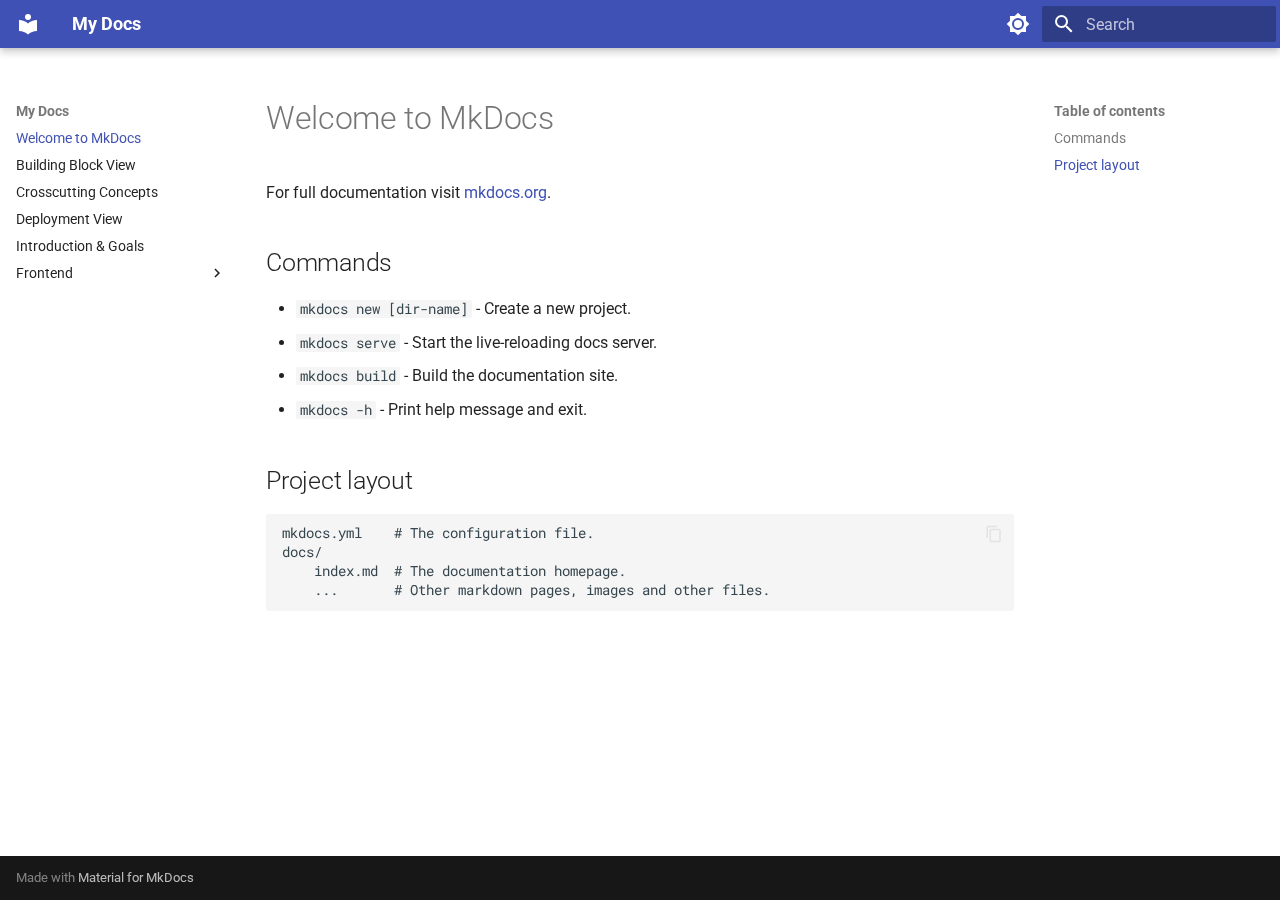
<file: index.html>
<!doctype html>
<html lang="en" class="no-js">
  <head>
    
      <meta charset="utf-8">
      <meta name="viewport" content="width=device-width,initial-scale=1">
      
      
      
      
      
        <link rel="next" href="building-block-view/">
      
      
      <link rel="icon" href="assets/images/favicon.png">
      <meta name="generator" content="mkdocs-1.5.3, mkdocs-material-9.4.6">
    
    
      
        <title>My Docs</title>
      
    
    
      <link rel="stylesheet" href="assets/stylesheets/main.35e1ed30.min.css">
      
        
        <link rel="stylesheet" href="assets/stylesheets/palette.356b1318.min.css">
      
      


    
    
      
    
    
      
        
        
        <link rel="preconnect" href="https://fonts.gstatic.com" crossorigin>
        <link rel="stylesheet" href="https://fonts.googleapis.com/css?family=Roboto:300,300i,400,400i,700,700i%7CRoboto+Mono:400,400i,700,700i&display=fallback">
        <style>:root{--md-text-font:"Roboto";--md-code-font:"Roboto Mono"}</style>
      
    
    
      <link rel="stylesheet" href="stylesheets/extra.css">
    
    <script>__md_scope=new URL(".",location),__md_hash=e=>[...e].reduce((e,_)=>(e<<5)-e+_.charCodeAt(0),0),__md_get=(e,_=localStorage,t=__md_scope)=>JSON.parse(_.getItem(t.pathname+"."+e)),__md_set=(e,_,t=localStorage,a=__md_scope)=>{try{t.setItem(a.pathname+"."+e,JSON.stringify(_))}catch(e){}}</script>
    
      

    
    
    
  </head>
  
  
    
    
      
    
    
    
    
    <body dir="ltr" data-md-color-scheme="default" data-md-color-primary="indigo" data-md-color-accent="indigo">
  
    
    
      <script>var palette=__md_get("__palette");if(palette&&"object"==typeof palette.color)for(var key of Object.keys(palette.color))document.body.setAttribute("data-md-color-"+key,palette.color[key])</script>
    
    <input class="md-toggle" data-md-toggle="drawer" type="checkbox" id="__drawer" autocomplete="off">
    <input class="md-toggle" data-md-toggle="search" type="checkbox" id="__search" autocomplete="off">
    <label class="md-overlay" for="__drawer"></label>
    <div data-md-component="skip">
      
        
        <a href="#welcome-to-mkdocs" class="md-skip">
          Skip to content
        </a>
      
    </div>
    <div data-md-component="announce">
      
    </div>
    
    
      

  

<header class="md-header md-header--shadow" data-md-component="header">
  <nav class="md-header__inner md-grid" aria-label="Header">
    <a href="." title="My Docs" class="md-header__button md-logo" aria-label="My Docs" data-md-component="logo">
      
  
  <svg xmlns="http://www.w3.org/2000/svg" viewBox="0 0 24 24"><path d="M12 8a3 3 0 0 0 3-3 3 3 0 0 0-3-3 3 3 0 0 0-3 3 3 3 0 0 0 3 3m0 3.54C9.64 9.35 6.5 8 3 8v11c3.5 0 6.64 1.35 9 3.54 2.36-2.19 5.5-3.54 9-3.54V8c-3.5 0-6.64 1.35-9 3.54Z"/></svg>

    </a>
    <label class="md-header__button md-icon" for="__drawer">
      
      <svg xmlns="http://www.w3.org/2000/svg" viewBox="0 0 24 24"><path d="M3 6h18v2H3V6m0 5h18v2H3v-2m0 5h18v2H3v-2Z"/></svg>
    </label>
    <div class="md-header__title" data-md-component="header-title">
      <div class="md-header__ellipsis">
        <div class="md-header__topic">
          <span class="md-ellipsis">
            My Docs
          </span>
        </div>
        <div class="md-header__topic" data-md-component="header-topic">
          <span class="md-ellipsis">
            
              Welcome to MkDocs
            
          </span>
        </div>
      </div>
    </div>
    
      
        <form class="md-header__option" data-md-component="palette">
  
    
    
    
    <input class="md-option" data-md-color-media="(prefers-color-scheme: light)" data-md-color-scheme="default" data-md-color-primary="indigo" data-md-color-accent="indigo"  aria-label="Switch to dark mode"  type="radio" name="__palette" id="__palette_1">
    
      <label class="md-header__button md-icon" title="Switch to dark mode" for="__palette_2" hidden>
        <svg xmlns="http://www.w3.org/2000/svg" viewBox="0 0 24 24"><path d="M12 8a4 4 0 0 0-4 4 4 4 0 0 0 4 4 4 4 0 0 0 4-4 4 4 0 0 0-4-4m0 10a6 6 0 0 1-6-6 6 6 0 0 1 6-6 6 6 0 0 1 6 6 6 6 0 0 1-6 6m8-9.31V4h-4.69L12 .69 8.69 4H4v4.69L.69 12 4 15.31V20h4.69L12 23.31 15.31 20H20v-4.69L23.31 12 20 8.69Z"/></svg>
      </label>
    
  
    
    
    
    <input class="md-option" data-md-color-media="(prefers-color-scheme: dark)" data-md-color-scheme="slate" data-md-color-primary="indigo" data-md-color-accent="indigo"  aria-label="Switch to light mode"  type="radio" name="__palette" id="__palette_2">
    
      <label class="md-header__button md-icon" title="Switch to light mode" for="__palette_1" hidden>
        <svg xmlns="http://www.w3.org/2000/svg" viewBox="0 0 24 24"><path d="M12 18c-.89 0-1.74-.2-2.5-.55C11.56 16.5 13 14.42 13 12c0-2.42-1.44-4.5-3.5-5.45C10.26 6.2 11.11 6 12 6a6 6 0 0 1 6 6 6 6 0 0 1-6 6m8-9.31V4h-4.69L12 .69 8.69 4H4v4.69L.69 12 4 15.31V20h4.69L12 23.31 15.31 20H20v-4.69L23.31 12 20 8.69Z"/></svg>
      </label>
    
  
</form>
      
    
    
    
      <label class="md-header__button md-icon" for="__search">
        
        <svg xmlns="http://www.w3.org/2000/svg" viewBox="0 0 24 24"><path d="M9.5 3A6.5 6.5 0 0 1 16 9.5c0 1.61-.59 3.09-1.56 4.23l.27.27h.79l5 5-1.5 1.5-5-5v-.79l-.27-.27A6.516 6.516 0 0 1 9.5 16 6.5 6.5 0 0 1 3 9.5 6.5 6.5 0 0 1 9.5 3m0 2C7 5 5 7 5 9.5S7 14 9.5 14 14 12 14 9.5 12 5 9.5 5Z"/></svg>
      </label>
      <div class="md-search" data-md-component="search" role="dialog">
  <label class="md-search__overlay" for="__search"></label>
  <div class="md-search__inner" role="search">
    <form class="md-search__form" name="search">
      <input type="text" class="md-search__input" name="query" aria-label="Search" placeholder="Search" autocapitalize="off" autocorrect="off" autocomplete="off" spellcheck="false" data-md-component="search-query" required>
      <label class="md-search__icon md-icon" for="__search">
        
        <svg xmlns="http://www.w3.org/2000/svg" viewBox="0 0 24 24"><path d="M9.5 3A6.5 6.5 0 0 1 16 9.5c0 1.61-.59 3.09-1.56 4.23l.27.27h.79l5 5-1.5 1.5-5-5v-.79l-.27-.27A6.516 6.516 0 0 1 9.5 16 6.5 6.5 0 0 1 3 9.5 6.5 6.5 0 0 1 9.5 3m0 2C7 5 5 7 5 9.5S7 14 9.5 14 14 12 14 9.5 12 5 9.5 5Z"/></svg>
        
        <svg xmlns="http://www.w3.org/2000/svg" viewBox="0 0 24 24"><path d="M20 11v2H8l5.5 5.5-1.42 1.42L4.16 12l7.92-7.92L13.5 5.5 8 11h12Z"/></svg>
      </label>
      <nav class="md-search__options" aria-label="Search">
        
        <button type="reset" class="md-search__icon md-icon" title="Clear" aria-label="Clear" tabindex="-1">
          
          <svg xmlns="http://www.w3.org/2000/svg" viewBox="0 0 24 24"><path d="M19 6.41 17.59 5 12 10.59 6.41 5 5 6.41 10.59 12 5 17.59 6.41 19 12 13.41 17.59 19 19 17.59 13.41 12 19 6.41Z"/></svg>
        </button>
      </nav>
      
        <div class="md-search__suggest" data-md-component="search-suggest"></div>
      
    </form>
    <div class="md-search__output">
      <div class="md-search__scrollwrap" data-md-scrollfix>
        <div class="md-search-result" data-md-component="search-result">
          <div class="md-search-result__meta">
            Initializing search
          </div>
          <ol class="md-search-result__list" role="presentation"></ol>
        </div>
      </div>
    </div>
  </div>
</div>
    
    
  </nav>
  
</header>
    
    <div class="md-container" data-md-component="container">
      
      
        
          
        
      
      <main class="md-main" data-md-component="main">
        <div class="md-main__inner md-grid">
          
            
              
              <div class="md-sidebar md-sidebar--primary" data-md-component="sidebar" data-md-type="navigation" >
                <div class="md-sidebar__scrollwrap">
                  <div class="md-sidebar__inner">
                    



<nav class="md-nav md-nav--primary" aria-label="Navigation" data-md-level="0">
  <label class="md-nav__title" for="__drawer">
    <a href="." title="My Docs" class="md-nav__button md-logo" aria-label="My Docs" data-md-component="logo">
      
  
  <svg xmlns="http://www.w3.org/2000/svg" viewBox="0 0 24 24"><path d="M12 8a3 3 0 0 0 3-3 3 3 0 0 0-3-3 3 3 0 0 0-3 3 3 3 0 0 0 3 3m0 3.54C9.64 9.35 6.5 8 3 8v11c3.5 0 6.64 1.35 9 3.54 2.36-2.19 5.5-3.54 9-3.54V8c-3.5 0-6.64 1.35-9 3.54Z"/></svg>

    </a>
    My Docs
  </label>
  
  <ul class="md-nav__list" data-md-scrollfix>
    
      
      
  
  
    
  
  
    <li class="md-nav__item md-nav__item--active">
      
      <input class="md-nav__toggle md-toggle" type="checkbox" id="__toc">
      
      
        
      
      
        <label class="md-nav__link md-nav__link--active" for="__toc">
          
  
  <span class="md-ellipsis">
    Welcome to MkDocs
  </span>
  

          <span class="md-nav__icon md-icon"></span>
        </label>
      
      <a href="." class="md-nav__link md-nav__link--active">
        
  
  <span class="md-ellipsis">
    Welcome to MkDocs
  </span>
  

      </a>
      
        

<nav class="md-nav md-nav--secondary" aria-label="Table of contents">
  
  
  
    
  
  
    <label class="md-nav__title" for="__toc">
      <span class="md-nav__icon md-icon"></span>
      Table of contents
    </label>
    <ul class="md-nav__list" data-md-component="toc" data-md-scrollfix>
      
        <li class="md-nav__item">
  <a href="#commands" class="md-nav__link">
    Commands
  </a>
  
</li>
      
        <li class="md-nav__item">
  <a href="#project-layout" class="md-nav__link">
    Project layout
  </a>
  
</li>
      
    </ul>
  
</nav>
      
    </li>
  

    
      
      
  
  
  
    <li class="md-nav__item">
      <a href="building-block-view/" class="md-nav__link">
        
  
  <span class="md-ellipsis">
    Building Block View
  </span>
  

      </a>
    </li>
  

    
      
      
  
  
  
    <li class="md-nav__item">
      <a href="crosscutting-concepts/" class="md-nav__link">
        
  
  <span class="md-ellipsis">
    Crosscutting Concepts
  </span>
  

      </a>
    </li>
  

    
      
      
  
  
  
    <li class="md-nav__item">
      <a href="deployment-view/" class="md-nav__link">
        
  
  <span class="md-ellipsis">
    Deployment View
  </span>
  

      </a>
    </li>
  

    
      
      
  
  
  
    <li class="md-nav__item">
      <a href="introduction-goals/" class="md-nav__link">
        
  
  <span class="md-ellipsis">
    Introduction & Goals
  </span>
  

      </a>
    </li>
  

    
      
      
  
  
  
    
    
    
    
    
    <li class="md-nav__item md-nav__item--nested">
      
        
        
        
        <input class="md-nav__toggle md-toggle " type="checkbox" id="__nav_6" >
        
          
          <label class="md-nav__link" for="__nav_6" id="__nav_6_label" tabindex="0">
            
  
  <span class="md-ellipsis">
    Frontend
  </span>
  

            <span class="md-nav__icon md-icon"></span>
          </label>
        
        <nav class="md-nav" data-md-level="1" aria-labelledby="__nav_6_label" aria-expanded="false">
          <label class="md-nav__title" for="__nav_6">
            <span class="md-nav__icon md-icon"></span>
            Frontend
          </label>
          <ul class="md-nav__list" data-md-scrollfix>
            
              
                
  
  
  
    <li class="md-nav__item">
      <a href="Frontend/azure-env/" class="md-nav__link">
        
  
  <span class="md-ellipsis">
    Azure Setup
  </span>
  

      </a>
    </li>
  

              
            
          </ul>
        </nav>
      
    </li>
  

    
  </ul>
</nav>
                  </div>
                </div>
              </div>
            
            
              
              <div class="md-sidebar md-sidebar--secondary" data-md-component="sidebar" data-md-type="toc" >
                <div class="md-sidebar__scrollwrap">
                  <div class="md-sidebar__inner">
                    

<nav class="md-nav md-nav--secondary" aria-label="Table of contents">
  
  
  
    
  
  
    <label class="md-nav__title" for="__toc">
      <span class="md-nav__icon md-icon"></span>
      Table of contents
    </label>
    <ul class="md-nav__list" data-md-component="toc" data-md-scrollfix>
      
        <li class="md-nav__item">
  <a href="#commands" class="md-nav__link">
    Commands
  </a>
  
</li>
      
        <li class="md-nav__item">
  <a href="#project-layout" class="md-nav__link">
    Project layout
  </a>
  
</li>
      
    </ul>
  
</nav>
                  </div>
                </div>
              </div>
            
          
          
            <div class="md-content" data-md-component="content">
              <article class="md-content__inner md-typeset">
                
                  


<h1 id="welcome-to-mkdocs">Welcome to MkDocs</h1>
<p>For full documentation visit <a href="https://www.mkdocs.org">mkdocs.org</a>.</p>
<h2 id="commands">Commands</h2>
<ul>
<li><code>mkdocs new [dir-name]</code> - Create a new project.</li>
<li><code>mkdocs serve</code> - Start the live-reloading docs server.</li>
<li><code>mkdocs build</code> - Build the documentation site.</li>
<li><code>mkdocs -h</code> - Print help message and exit.</li>
</ul>
<h2 id="project-layout">Project layout</h2>
<div class="language-text highlight"><pre><span></span><code>mkdocs.yml    # The configuration file.
docs/
    index.md  # The documentation homepage.
    ...       # Other markdown pages, images and other files.
</code></pre></div>





                
              </article>
            </div>
          
          
        </div>
        
      </main>
      
        <footer class="md-footer">
  
  <div class="md-footer-meta md-typeset">
    <div class="md-footer-meta__inner md-grid">
      <div class="md-copyright">
  
  
    Made with
    <a href="https://squidfunk.github.io/mkdocs-material/" target="_blank" rel="noopener">
      Material for MkDocs
    </a>
  
</div>
      
    </div>
  </div>
</footer>
      
    </div>
    <div class="md-dialog" data-md-component="dialog">
      <div class="md-dialog__inner md-typeset"></div>
    </div>
    
    
    <script id="__config" type="application/json">{"base": ".", "features": ["content.code.copy", "content.code.annotate", "search.suggest"], "search": "assets/javascripts/workers/search.f886a092.min.js", "translations": {"clipboard.copied": "Copied to clipboard", "clipboard.copy": "Copy to clipboard", "search.result.more.one": "1 more on this page", "search.result.more.other": "# more on this page", "search.result.none": "No matching documents", "search.result.one": "1 matching document", "search.result.other": "# matching documents", "search.result.placeholder": "Type to start searching", "search.result.term.missing": "Missing", "select.version": "Select version"}}</script>
    
    
      <script src="assets/javascripts/bundle.aecac24b.min.js"></script>
      
    
  </body>
</html>
</file>
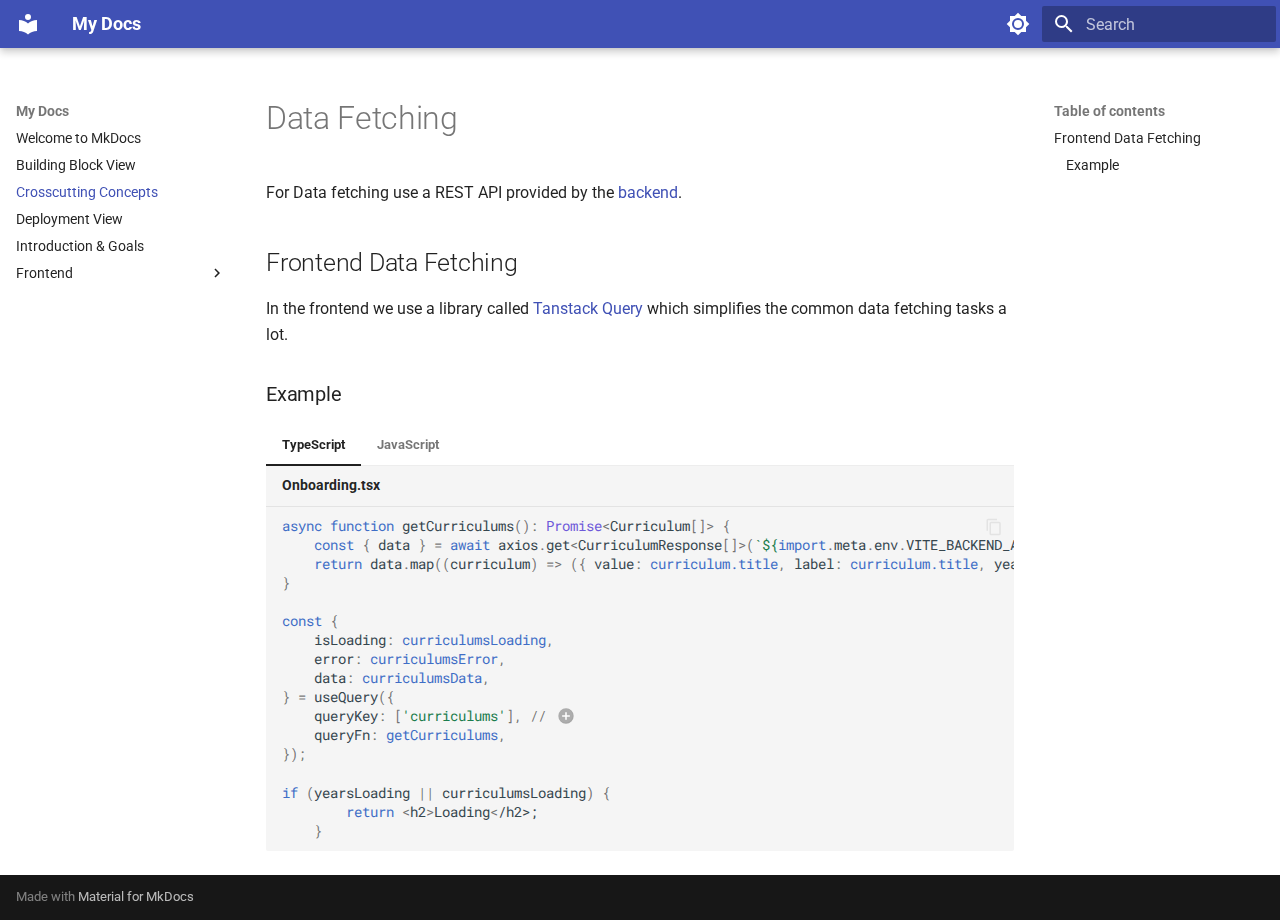
<file: crosscutting-concepts/index.html>
<!doctype html>
<html lang="en" class="no-js">
  <head>
    
      <meta charset="utf-8">
      <meta name="viewport" content="width=device-width,initial-scale=1">
      
      
      
      
        <link rel="prev" href="../building-block-view/">
      
      
        <link rel="next" href="../deployment-view/">
      
      
      <link rel="icon" href="../assets/images/favicon.png">
      <meta name="generator" content="mkdocs-1.5.3, mkdocs-material-9.4.6">
    
    
      
        <title>Crosscutting Concepts - My Docs</title>
      
    
    
      <link rel="stylesheet" href="../assets/stylesheets/main.35e1ed30.min.css">
      
        
        <link rel="stylesheet" href="../assets/stylesheets/palette.356b1318.min.css">
      
      


    
    
      
    
    
      
        
        
        <link rel="preconnect" href="https://fonts.gstatic.com" crossorigin>
        <link rel="stylesheet" href="https://fonts.googleapis.com/css?family=Roboto:300,300i,400,400i,700,700i%7CRoboto+Mono:400,400i,700,700i&display=fallback">
        <style>:root{--md-text-font:"Roboto";--md-code-font:"Roboto Mono"}</style>
      
    
    
      <link rel="stylesheet" href="../stylesheets/extra.css">
    
    <script>__md_scope=new URL("..",location),__md_hash=e=>[...e].reduce((e,_)=>(e<<5)-e+_.charCodeAt(0),0),__md_get=(e,_=localStorage,t=__md_scope)=>JSON.parse(_.getItem(t.pathname+"."+e)),__md_set=(e,_,t=localStorage,a=__md_scope)=>{try{t.setItem(a.pathname+"."+e,JSON.stringify(_))}catch(e){}}</script>
    
      

    
    
    
  </head>
  
  
    
    
      
    
    
    
    
    <body dir="ltr" data-md-color-scheme="default" data-md-color-primary="indigo" data-md-color-accent="indigo">
  
    
    
      <script>var palette=__md_get("__palette");if(palette&&"object"==typeof palette.color)for(var key of Object.keys(palette.color))document.body.setAttribute("data-md-color-"+key,palette.color[key])</script>
    
    <input class="md-toggle" data-md-toggle="drawer" type="checkbox" id="__drawer" autocomplete="off">
    <input class="md-toggle" data-md-toggle="search" type="checkbox" id="__search" autocomplete="off">
    <label class="md-overlay" for="__drawer"></label>
    <div data-md-component="skip">
      
        
        <a href="#data-fetching" class="md-skip">
          Skip to content
        </a>
      
    </div>
    <div data-md-component="announce">
      
    </div>
    
    
      

  

<header class="md-header md-header--shadow" data-md-component="header">
  <nav class="md-header__inner md-grid" aria-label="Header">
    <a href=".." title="My Docs" class="md-header__button md-logo" aria-label="My Docs" data-md-component="logo">
      
  
  <svg xmlns="http://www.w3.org/2000/svg" viewBox="0 0 24 24"><path d="M12 8a3 3 0 0 0 3-3 3 3 0 0 0-3-3 3 3 0 0 0-3 3 3 3 0 0 0 3 3m0 3.54C9.64 9.35 6.5 8 3 8v11c3.5 0 6.64 1.35 9 3.54 2.36-2.19 5.5-3.54 9-3.54V8c-3.5 0-6.64 1.35-9 3.54Z"/></svg>

    </a>
    <label class="md-header__button md-icon" for="__drawer">
      
      <svg xmlns="http://www.w3.org/2000/svg" viewBox="0 0 24 24"><path d="M3 6h18v2H3V6m0 5h18v2H3v-2m0 5h18v2H3v-2Z"/></svg>
    </label>
    <div class="md-header__title" data-md-component="header-title">
      <div class="md-header__ellipsis">
        <div class="md-header__topic">
          <span class="md-ellipsis">
            My Docs
          </span>
        </div>
        <div class="md-header__topic" data-md-component="header-topic">
          <span class="md-ellipsis">
            
              Crosscutting Concepts
            
          </span>
        </div>
      </div>
    </div>
    
      
        <form class="md-header__option" data-md-component="palette">
  
    
    
    
    <input class="md-option" data-md-color-media="(prefers-color-scheme: light)" data-md-color-scheme="default" data-md-color-primary="indigo" data-md-color-accent="indigo"  aria-label="Switch to dark mode"  type="radio" name="__palette" id="__palette_1">
    
      <label class="md-header__button md-icon" title="Switch to dark mode" for="__palette_2" hidden>
        <svg xmlns="http://www.w3.org/2000/svg" viewBox="0 0 24 24"><path d="M12 8a4 4 0 0 0-4 4 4 4 0 0 0 4 4 4 4 0 0 0 4-4 4 4 0 0 0-4-4m0 10a6 6 0 0 1-6-6 6 6 0 0 1 6-6 6 6 0 0 1 6 6 6 6 0 0 1-6 6m8-9.31V4h-4.69L12 .69 8.69 4H4v4.69L.69 12 4 15.31V20h4.69L12 23.31 15.31 20H20v-4.69L23.31 12 20 8.69Z"/></svg>
      </label>
    
  
    
    
    
    <input class="md-option" data-md-color-media="(prefers-color-scheme: dark)" data-md-color-scheme="slate" data-md-color-primary="indigo" data-md-color-accent="indigo"  aria-label="Switch to light mode"  type="radio" name="__palette" id="__palette_2">
    
      <label class="md-header__button md-icon" title="Switch to light mode" for="__palette_1" hidden>
        <svg xmlns="http://www.w3.org/2000/svg" viewBox="0 0 24 24"><path d="M12 18c-.89 0-1.74-.2-2.5-.55C11.56 16.5 13 14.42 13 12c0-2.42-1.44-4.5-3.5-5.45C10.26 6.2 11.11 6 12 6a6 6 0 0 1 6 6 6 6 0 0 1-6 6m8-9.31V4h-4.69L12 .69 8.69 4H4v4.69L.69 12 4 15.31V20h4.69L12 23.31 15.31 20H20v-4.69L23.31 12 20 8.69Z"/></svg>
      </label>
    
  
</form>
      
    
    
    
      <label class="md-header__button md-icon" for="__search">
        
        <svg xmlns="http://www.w3.org/2000/svg" viewBox="0 0 24 24"><path d="M9.5 3A6.5 6.5 0 0 1 16 9.5c0 1.61-.59 3.09-1.56 4.23l.27.27h.79l5 5-1.5 1.5-5-5v-.79l-.27-.27A6.516 6.516 0 0 1 9.5 16 6.5 6.5 0 0 1 3 9.5 6.5 6.5 0 0 1 9.5 3m0 2C7 5 5 7 5 9.5S7 14 9.5 14 14 12 14 9.5 12 5 9.5 5Z"/></svg>
      </label>
      <div class="md-search" data-md-component="search" role="dialog">
  <label class="md-search__overlay" for="__search"></label>
  <div class="md-search__inner" role="search">
    <form class="md-search__form" name="search">
      <input type="text" class="md-search__input" name="query" aria-label="Search" placeholder="Search" autocapitalize="off" autocorrect="off" autocomplete="off" spellcheck="false" data-md-component="search-query" required>
      <label class="md-search__icon md-icon" for="__search">
        
        <svg xmlns="http://www.w3.org/2000/svg" viewBox="0 0 24 24"><path d="M9.5 3A6.5 6.5 0 0 1 16 9.5c0 1.61-.59 3.09-1.56 4.23l.27.27h.79l5 5-1.5 1.5-5-5v-.79l-.27-.27A6.516 6.516 0 0 1 9.5 16 6.5 6.5 0 0 1 3 9.5 6.5 6.5 0 0 1 9.5 3m0 2C7 5 5 7 5 9.5S7 14 9.5 14 14 12 14 9.5 12 5 9.5 5Z"/></svg>
        
        <svg xmlns="http://www.w3.org/2000/svg" viewBox="0 0 24 24"><path d="M20 11v2H8l5.5 5.5-1.42 1.42L4.16 12l7.92-7.92L13.5 5.5 8 11h12Z"/></svg>
      </label>
      <nav class="md-search__options" aria-label="Search">
        
        <button type="reset" class="md-search__icon md-icon" title="Clear" aria-label="Clear" tabindex="-1">
          
          <svg xmlns="http://www.w3.org/2000/svg" viewBox="0 0 24 24"><path d="M19 6.41 17.59 5 12 10.59 6.41 5 5 6.41 10.59 12 5 17.59 6.41 19 12 13.41 17.59 19 19 17.59 13.41 12 19 6.41Z"/></svg>
        </button>
      </nav>
      
        <div class="md-search__suggest" data-md-component="search-suggest"></div>
      
    </form>
    <div class="md-search__output">
      <div class="md-search__scrollwrap" data-md-scrollfix>
        <div class="md-search-result" data-md-component="search-result">
          <div class="md-search-result__meta">
            Initializing search
          </div>
          <ol class="md-search-result__list" role="presentation"></ol>
        </div>
      </div>
    </div>
  </div>
</div>
    
    
  </nav>
  
</header>
    
    <div class="md-container" data-md-component="container">
      
      
        
          
        
      
      <main class="md-main" data-md-component="main">
        <div class="md-main__inner md-grid">
          
            
              
              <div class="md-sidebar md-sidebar--primary" data-md-component="sidebar" data-md-type="navigation" >
                <div class="md-sidebar__scrollwrap">
                  <div class="md-sidebar__inner">
                    



<nav class="md-nav md-nav--primary" aria-label="Navigation" data-md-level="0">
  <label class="md-nav__title" for="__drawer">
    <a href=".." title="My Docs" class="md-nav__button md-logo" aria-label="My Docs" data-md-component="logo">
      
  
  <svg xmlns="http://www.w3.org/2000/svg" viewBox="0 0 24 24"><path d="M12 8a3 3 0 0 0 3-3 3 3 0 0 0-3-3 3 3 0 0 0-3 3 3 3 0 0 0 3 3m0 3.54C9.64 9.35 6.5 8 3 8v11c3.5 0 6.64 1.35 9 3.54 2.36-2.19 5.5-3.54 9-3.54V8c-3.5 0-6.64 1.35-9 3.54Z"/></svg>

    </a>
    My Docs
  </label>
  
  <ul class="md-nav__list" data-md-scrollfix>
    
      
      
  
  
  
    <li class="md-nav__item">
      <a href=".." class="md-nav__link">
        
  
  <span class="md-ellipsis">
    Welcome to MkDocs
  </span>
  

      </a>
    </li>
  

    
      
      
  
  
  
    <li class="md-nav__item">
      <a href="../building-block-view/" class="md-nav__link">
        
  
  <span class="md-ellipsis">
    Building Block View
  </span>
  

      </a>
    </li>
  

    
      
      
  
  
    
  
  
    <li class="md-nav__item md-nav__item--active">
      
      <input class="md-nav__toggle md-toggle" type="checkbox" id="__toc">
      
      
        
      
      
        <label class="md-nav__link md-nav__link--active" for="__toc">
          
  
  <span class="md-ellipsis">
    Crosscutting Concepts
  </span>
  

          <span class="md-nav__icon md-icon"></span>
        </label>
      
      <a href="./" class="md-nav__link md-nav__link--active">
        
  
  <span class="md-ellipsis">
    Crosscutting Concepts
  </span>
  

      </a>
      
        

<nav class="md-nav md-nav--secondary" aria-label="Table of contents">
  
  
  
    
  
  
    <label class="md-nav__title" for="__toc">
      <span class="md-nav__icon md-icon"></span>
      Table of contents
    </label>
    <ul class="md-nav__list" data-md-component="toc" data-md-scrollfix>
      
        <li class="md-nav__item">
  <a href="#frontend-data-fetching" class="md-nav__link">
    Frontend Data Fetching
  </a>
  
    <nav class="md-nav" aria-label="Frontend Data Fetching">
      <ul class="md-nav__list">
        
          <li class="md-nav__item">
  <a href="#example" class="md-nav__link">
    Example
  </a>
  
</li>
        
      </ul>
    </nav>
  
</li>
      
    </ul>
  
</nav>
      
    </li>
  

    
      
      
  
  
  
    <li class="md-nav__item">
      <a href="../deployment-view/" class="md-nav__link">
        
  
  <span class="md-ellipsis">
    Deployment View
  </span>
  

      </a>
    </li>
  

    
      
      
  
  
  
    <li class="md-nav__item">
      <a href="../introduction-goals/" class="md-nav__link">
        
  
  <span class="md-ellipsis">
    Introduction & Goals
  </span>
  

      </a>
    </li>
  

    
      
      
  
  
  
    
    
    
    
    
    <li class="md-nav__item md-nav__item--nested">
      
        
        
        
        <input class="md-nav__toggle md-toggle " type="checkbox" id="__nav_6" >
        
          
          <label class="md-nav__link" for="__nav_6" id="__nav_6_label" tabindex="0">
            
  
  <span class="md-ellipsis">
    Frontend
  </span>
  

            <span class="md-nav__icon md-icon"></span>
          </label>
        
        <nav class="md-nav" data-md-level="1" aria-labelledby="__nav_6_label" aria-expanded="false">
          <label class="md-nav__title" for="__nav_6">
            <span class="md-nav__icon md-icon"></span>
            Frontend
          </label>
          <ul class="md-nav__list" data-md-scrollfix>
            
              
                
  
  
  
    <li class="md-nav__item">
      <a href="../Frontend/azure-env/" class="md-nav__link">
        
  
  <span class="md-ellipsis">
    Azure Setup
  </span>
  

      </a>
    </li>
  

              
            
          </ul>
        </nav>
      
    </li>
  

    
  </ul>
</nav>
                  </div>
                </div>
              </div>
            
            
              
              <div class="md-sidebar md-sidebar--secondary" data-md-component="sidebar" data-md-type="toc" >
                <div class="md-sidebar__scrollwrap">
                  <div class="md-sidebar__inner">
                    

<nav class="md-nav md-nav--secondary" aria-label="Table of contents">
  
  
  
    
  
  
    <label class="md-nav__title" for="__toc">
      <span class="md-nav__icon md-icon"></span>
      Table of contents
    </label>
    <ul class="md-nav__list" data-md-component="toc" data-md-scrollfix>
      
        <li class="md-nav__item">
  <a href="#frontend-data-fetching" class="md-nav__link">
    Frontend Data Fetching
  </a>
  
    <nav class="md-nav" aria-label="Frontend Data Fetching">
      <ul class="md-nav__list">
        
          <li class="md-nav__item">
  <a href="#example" class="md-nav__link">
    Example
  </a>
  
</li>
        
      </ul>
    </nav>
  
</li>
      
    </ul>
  
</nav>
                  </div>
                </div>
              </div>
            
          
          
            <div class="md-content" data-md-component="content">
              <article class="md-content__inner md-typeset">
                
                  


<h1 id="data-fetching">Data Fetching</h1>
<p>For Data fetching use a REST API provided by the <a href="../building-block-view/#backend">backend</a>.</p>
<h2 id="frontend-data-fetching">Frontend Data Fetching</h2>
<p>In the frontend we use a library called <a href="https://tanstack.com/query/latest">Tanstack Query</a> which simplifies the common data fetching tasks a lot.</p>
<h3 id="example">Example</h3>
<div class="tabbed-set tabbed-alternate" data-tabs="1:2"><input checked="checked" id="__tabbed_1_1" name="__tabbed_1" type="radio" /><input id="__tabbed_1_2" name="__tabbed_1" type="radio" /><div class="tabbed-labels"><label for="__tabbed_1_1">TypeScript</label><label for="__tabbed_1_2">JavaScript</label></div>
<div class="tabbed-content">
<div class="tabbed-block">
<div class="language-ts highlight"><span class="filename">Onboarding.tsx</span><pre><span></span><code><span id="__span-0-1"><a id="__codelineno-0-1" name="__codelineno-0-1" href="#__codelineno-0-1"></a><span class="k">async</span><span class="w"> </span><span class="kd">function</span><span class="w"> </span><span class="nx">getCurriculums</span><span class="p">()</span><span class="o">:</span><span class="w"> </span><span class="nb">Promise</span><span class="o">&lt;</span><span class="nx">Curriculum</span><span class="p">[]</span><span class="o">&gt;</span><span class="w"> </span><span class="p">{</span>
</span><span id="__span-0-2"><a id="__codelineno-0-2" name="__codelineno-0-2" href="#__codelineno-0-2"></a><span class="w">    </span><span class="kd">const</span><span class="w"> </span><span class="p">{</span><span class="w"> </span><span class="nx">data</span><span class="w"> </span><span class="p">}</span><span class="w"> </span><span class="o">=</span><span class="w"> </span><span class="k">await</span><span class="w"> </span><span class="nx">axios</span><span class="p">.</span><span class="nx">get</span><span class="o">&lt;</span><span class="nx">CurriculumResponse</span><span class="p">[]</span><span class="o">&gt;</span><span class="p">(</span><span class="sb">`</span><span class="si">${</span><span class="k">import</span><span class="p">.</span><span class="nx">meta</span><span class="p">.</span><span class="nx">env</span><span class="p">.</span><span class="nx">VITE_BACKEND_API_URL</span><span class="si">}</span><span class="sb">/curriculums`</span><span class="p">);</span><span class="w"> </span>
</span><span id="__span-0-3"><a id="__codelineno-0-3" name="__codelineno-0-3" href="#__codelineno-0-3"></a><span class="w">    </span><span class="k">return</span><span class="w"> </span><span class="nx">data</span><span class="p">.</span><span class="nx">map</span><span class="p">((</span><span class="nx">curriculum</span><span class="p">)</span><span class="w"> </span><span class="p">=&gt;</span><span class="w"> </span><span class="p">({</span><span class="w"> </span><span class="nx">value</span><span class="o">:</span><span class="w"> </span><span class="kt">curriculum.title</span><span class="p">,</span><span class="w"> </span><span class="nx">label</span><span class="o">:</span><span class="w"> </span><span class="kt">curriculum.title</span><span class="p">,</span><span class="w"> </span><span class="nx">year</span><span class="o">:</span><span class="w"> </span><span class="kt">curriculum.year</span><span class="w"> </span><span class="p">}));</span>
</span><span id="__span-0-4"><a id="__codelineno-0-4" name="__codelineno-0-4" href="#__codelineno-0-4"></a><span class="p">}</span>
</span><span id="__span-0-5"><a id="__codelineno-0-5" name="__codelineno-0-5" href="#__codelineno-0-5"></a>
</span><span id="__span-0-6"><a id="__codelineno-0-6" name="__codelineno-0-6" href="#__codelineno-0-6"></a><span class="kd">const</span><span class="w"> </span><span class="p">{</span>
</span><span id="__span-0-7"><a id="__codelineno-0-7" name="__codelineno-0-7" href="#__codelineno-0-7"></a><span class="w">    </span><span class="nx">isLoading</span><span class="o">:</span><span class="w"> </span><span class="kt">curriculumsLoading</span><span class="p">,</span>
</span><span id="__span-0-8"><a id="__codelineno-0-8" name="__codelineno-0-8" href="#__codelineno-0-8"></a><span class="w">    </span><span class="nx">error</span><span class="o">:</span><span class="w"> </span><span class="kt">curriculumsError</span><span class="p">,</span>
</span><span id="__span-0-9"><a id="__codelineno-0-9" name="__codelineno-0-9" href="#__codelineno-0-9"></a><span class="w">    </span><span class="nx">data</span><span class="o">:</span><span class="w"> </span><span class="kt">curriculumsData</span><span class="p">,</span>
</span><span id="__span-0-10"><a id="__codelineno-0-10" name="__codelineno-0-10" href="#__codelineno-0-10"></a><span class="p">}</span><span class="w"> </span><span class="o">=</span><span class="w"> </span><span class="nx">useQuery</span><span class="p">({</span>
</span><span id="__span-0-11"><a id="__codelineno-0-11" name="__codelineno-0-11" href="#__codelineno-0-11"></a><span class="w">    </span><span class="nx">queryKey</span><span class="o">:</span><span class="w"> </span><span class="p">[</span><span class="s1">&#39;curriculums&#39;</span><span class="p">],</span><span class="w"> </span><span class="c1">// (1)</span>
</span><span id="__span-0-12"><a id="__codelineno-0-12" name="__codelineno-0-12" href="#__codelineno-0-12"></a><span class="w">    </span><span class="nx">queryFn</span><span class="o">:</span><span class="w"> </span><span class="kt">getCurriculums</span><span class="p">,</span>
</span><span id="__span-0-13"><a id="__codelineno-0-13" name="__codelineno-0-13" href="#__codelineno-0-13"></a><span class="p">});</span>
</span><span id="__span-0-14"><a id="__codelineno-0-14" name="__codelineno-0-14" href="#__codelineno-0-14"></a>
</span><span id="__span-0-15"><a id="__codelineno-0-15" name="__codelineno-0-15" href="#__codelineno-0-15"></a><span class="k">if</span><span class="w"> </span><span class="p">(</span><span class="nx">yearsLoading</span><span class="w"> </span><span class="o">||</span><span class="w"> </span><span class="nx">curriculumsLoading</span><span class="p">)</span><span class="w"> </span><span class="p">{</span>
</span><span id="__span-0-16"><a id="__codelineno-0-16" name="__codelineno-0-16" href="#__codelineno-0-16"></a><span class="w">        </span><span class="k">return</span><span class="w"> </span><span class="o">&lt;</span><span class="nx">h2</span><span class="o">&gt;</span><span class="nx">Loading</span><span class="o">&lt;</span><span class="err">/h2&gt;;</span>
</span><span id="__span-0-17"><a id="__codelineno-0-17" name="__codelineno-0-17" href="#__codelineno-0-17"></a><span class="w">    </span><span class="p">}</span>
</span></code></pre></div>
<ol>
<li>Key which is used for caching</li>
</ol>
</div>
<div class="tabbed-block">
<div class="language-js highlight"><span class="filename">Onboarding.jsx</span><pre><span></span><code><span id="__span-1-1"><a id="__codelineno-1-1" name="__codelineno-1-1" href="#__codelineno-1-1"></a><span class="k">async</span><span class="w"> </span><span class="kd">function</span><span class="w"> </span><span class="nx">getCurriculums</span><span class="p">()</span><span class="w"> </span><span class="p">{</span>
</span><span id="__span-1-2"><a id="__codelineno-1-2" name="__codelineno-1-2" href="#__codelineno-1-2"></a><span class="w">    </span><span class="kd">const</span><span class="w"> </span><span class="p">{</span><span class="w"> </span><span class="nx">data</span><span class="w"> </span><span class="p">}</span><span class="w"> </span><span class="o">=</span><span class="w"> </span><span class="k">await</span><span class="w"> </span><span class="nx">axios</span><span class="p">.</span><span class="nx">get</span><span class="p">(</span><span class="sb">`</span><span class="si">${</span><span class="k">import</span><span class="p">.</span><span class="nx">meta</span><span class="p">.</span><span class="nx">env</span><span class="p">.</span><span class="nx">VITE_BACKEND_API_URL</span><span class="si">}</span><span class="sb">/curriculums`</span><span class="p">);</span><span class="w"> </span>
</span><span id="__span-1-3"><a id="__codelineno-1-3" name="__codelineno-1-3" href="#__codelineno-1-3"></a><span class="w">    </span><span class="k">return</span><span class="w"> </span><span class="nx">data</span><span class="p">.</span><span class="nx">map</span><span class="p">((</span><span class="nx">curriculum</span><span class="p">)</span><span class="w"> </span><span class="p">=&gt;</span><span class="w"> </span><span class="p">({</span><span class="w"> </span><span class="nx">value</span><span class="o">:</span><span class="w"> </span><span class="nx">curriculum</span><span class="p">.</span><span class="nx">title</span><span class="p">,</span><span class="w"> </span><span class="nx">label</span><span class="o">:</span><span class="w"> </span><span class="nx">curriculum</span><span class="p">.</span><span class="nx">title</span><span class="p">,</span><span class="w"> </span><span class="nx">year</span><span class="o">:</span><span class="w"> </span><span class="nx">curriculum</span><span class="p">.</span><span class="nx">year</span><span class="w"> </span><span class="p">}));</span>
</span><span id="__span-1-4"><a id="__codelineno-1-4" name="__codelineno-1-4" href="#__codelineno-1-4"></a><span class="p">}</span>
</span><span id="__span-1-5"><a id="__codelineno-1-5" name="__codelineno-1-5" href="#__codelineno-1-5"></a>
</span><span id="__span-1-6"><a id="__codelineno-1-6" name="__codelineno-1-6" href="#__codelineno-1-6"></a><span class="kd">const</span><span class="w"> </span><span class="p">{</span>
</span><span id="__span-1-7"><a id="__codelineno-1-7" name="__codelineno-1-7" href="#__codelineno-1-7"></a><span class="w">    </span><span class="nx">isLoading</span><span class="o">:</span><span class="w"> </span><span class="nx">curriculumsLoading</span><span class="p">,</span>
</span><span id="__span-1-8"><a id="__codelineno-1-8" name="__codelineno-1-8" href="#__codelineno-1-8"></a><span class="w">    </span><span class="nx">error</span><span class="o">:</span><span class="w"> </span><span class="nx">curriculumsError</span><span class="p">,</span>
</span><span id="__span-1-9"><a id="__codelineno-1-9" name="__codelineno-1-9" href="#__codelineno-1-9"></a><span class="w">    </span><span class="nx">data</span><span class="o">:</span><span class="w"> </span><span class="nx">curriculumsData</span><span class="p">,</span>
</span><span id="__span-1-10"><a id="__codelineno-1-10" name="__codelineno-1-10" href="#__codelineno-1-10"></a><span class="p">}</span><span class="w"> </span><span class="o">=</span><span class="w"> </span><span class="nx">useQuery</span><span class="p">({</span>
</span><span id="__span-1-11"><a id="__codelineno-1-11" name="__codelineno-1-11" href="#__codelineno-1-11"></a><span class="w">    </span><span class="nx">queryKey</span><span class="o">:</span><span class="w"> </span><span class="p">[</span><span class="s1">&#39;curriculums&#39;</span><span class="p">],</span><span class="w"> </span><span class="c1">// (1)</span>
</span><span id="__span-1-12"><a id="__codelineno-1-12" name="__codelineno-1-12" href="#__codelineno-1-12"></a><span class="w">    </span><span class="nx">queryFn</span><span class="o">:</span><span class="w"> </span><span class="nx">getCurriculums</span><span class="p">,</span>
</span><span id="__span-1-13"><a id="__codelineno-1-13" name="__codelineno-1-13" href="#__codelineno-1-13"></a><span class="p">});</span>
</span><span id="__span-1-14"><a id="__codelineno-1-14" name="__codelineno-1-14" href="#__codelineno-1-14"></a>
</span><span id="__span-1-15"><a id="__codelineno-1-15" name="__codelineno-1-15" href="#__codelineno-1-15"></a><span class="k">if</span><span class="w"> </span><span class="p">(</span><span class="nx">yearsLoading</span><span class="w"> </span><span class="o">||</span><span class="w"> </span><span class="nx">curriculumsLoading</span><span class="p">)</span><span class="w"> </span><span class="p">{</span>
</span><span id="__span-1-16"><a id="__codelineno-1-16" name="__codelineno-1-16" href="#__codelineno-1-16"></a><span class="w">        </span><span class="k">return</span><span class="w"> </span><span class="o">&lt;</span><span class="nx">h2</span><span class="o">&gt;</span><span class="nx">Loading</span><span class="o">&lt;</span><span class="err">/h2&gt;;</span>
</span><span id="__span-1-17"><a id="__codelineno-1-17" name="__codelineno-1-17" href="#__codelineno-1-17"></a><span class="w">    </span><span class="p">}</span>
</span></code></pre></div>
<ol>
<li>Key which is used for caching</li>
</ol>
</div>
</div>
</div>





                
              </article>
            </div>
          
          
        </div>
        
      </main>
      
        <footer class="md-footer">
  
  <div class="md-footer-meta md-typeset">
    <div class="md-footer-meta__inner md-grid">
      <div class="md-copyright">
  
  
    Made with
    <a href="https://squidfunk.github.io/mkdocs-material/" target="_blank" rel="noopener">
      Material for MkDocs
    </a>
  
</div>
      
    </div>
  </div>
</footer>
      
    </div>
    <div class="md-dialog" data-md-component="dialog">
      <div class="md-dialog__inner md-typeset"></div>
    </div>
    
    
    <script id="__config" type="application/json">{"base": "..", "features": ["content.code.copy", "content.code.annotate", "search.suggest"], "search": "../assets/javascripts/workers/search.f886a092.min.js", "translations": {"clipboard.copied": "Copied to clipboard", "clipboard.copy": "Copy to clipboard", "search.result.more.one": "1 more on this page", "search.result.more.other": "# more on this page", "search.result.none": "No matching documents", "search.result.one": "1 matching document", "search.result.other": "# matching documents", "search.result.placeholder": "Type to start searching", "search.result.term.missing": "Missing", "select.version": "Select version"}}</script>
    
    
      <script src="../assets/javascripts/bundle.aecac24b.min.js"></script>
      
    
  </body>
</html>
</file>
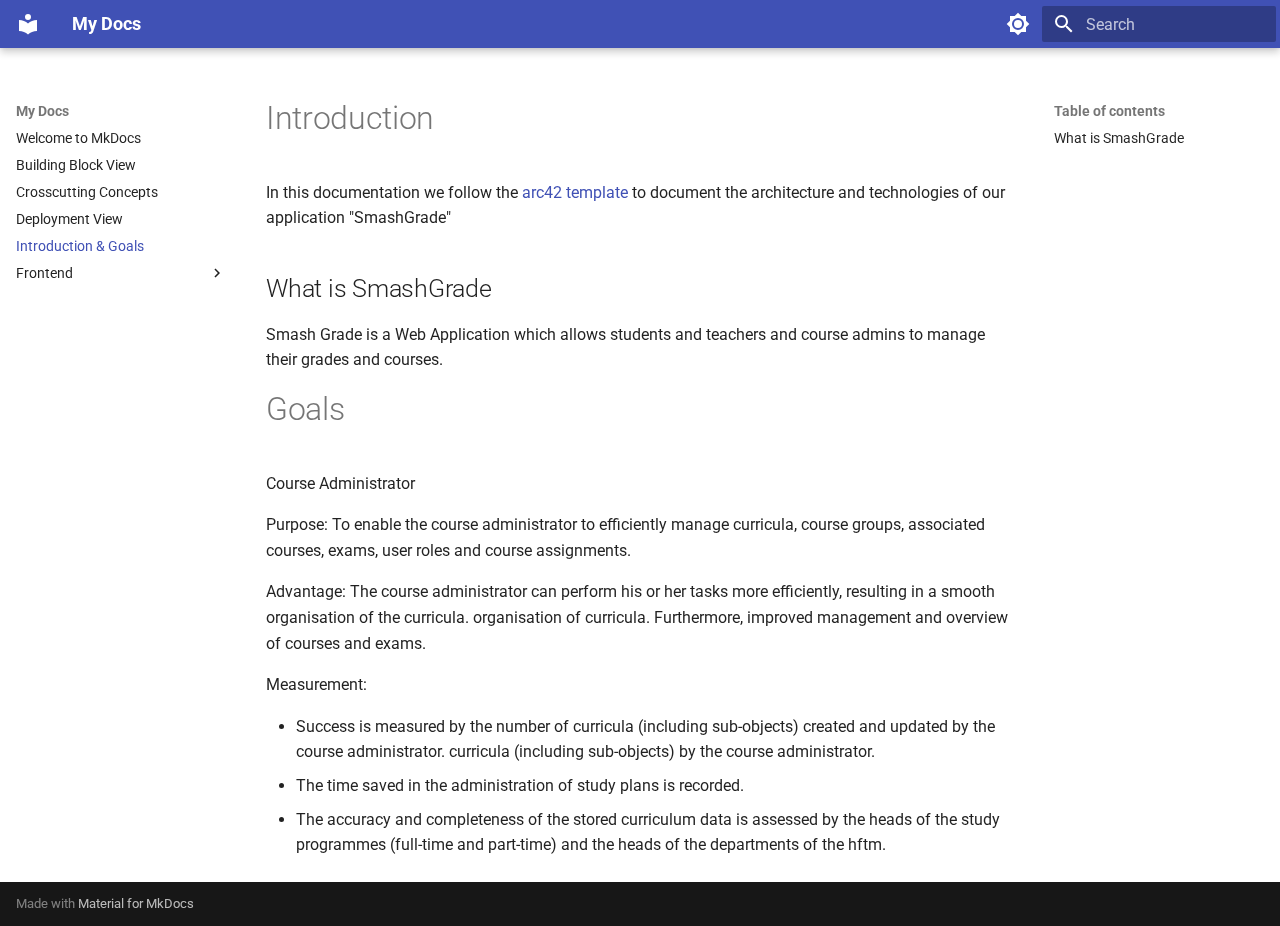
<file: introduction-goals/index.html>
<!doctype html>
<html lang="en" class="no-js">
  <head>
    
      <meta charset="utf-8">
      <meta name="viewport" content="width=device-width,initial-scale=1">
      
      
      
      
        <link rel="prev" href="../deployment-view/">
      
      
        <link rel="next" href="../Frontend/azure-env/">
      
      
      <link rel="icon" href="../assets/images/favicon.png">
      <meta name="generator" content="mkdocs-1.5.3, mkdocs-material-9.4.6">
    
    
      
        <title>Introduction & Goals - My Docs</title>
      
    
    
      <link rel="stylesheet" href="../assets/stylesheets/main.35e1ed30.min.css">
      
        
        <link rel="stylesheet" href="../assets/stylesheets/palette.356b1318.min.css">
      
      


    
    
      
    
    
      
        
        
        <link rel="preconnect" href="https://fonts.gstatic.com" crossorigin>
        <link rel="stylesheet" href="https://fonts.googleapis.com/css?family=Roboto:300,300i,400,400i,700,700i%7CRoboto+Mono:400,400i,700,700i&display=fallback">
        <style>:root{--md-text-font:"Roboto";--md-code-font:"Roboto Mono"}</style>
      
    
    
      <link rel="stylesheet" href="../stylesheets/extra.css">
    
    <script>__md_scope=new URL("..",location),__md_hash=e=>[...e].reduce((e,_)=>(e<<5)-e+_.charCodeAt(0),0),__md_get=(e,_=localStorage,t=__md_scope)=>JSON.parse(_.getItem(t.pathname+"."+e)),__md_set=(e,_,t=localStorage,a=__md_scope)=>{try{t.setItem(a.pathname+"."+e,JSON.stringify(_))}catch(e){}}</script>
    
      

    
    
    
  </head>
  
  
    
    
      
    
    
    
    
    <body dir="ltr" data-md-color-scheme="default" data-md-color-primary="indigo" data-md-color-accent="indigo">
  
    
    
      <script>var palette=__md_get("__palette");if(palette&&"object"==typeof palette.color)for(var key of Object.keys(palette.color))document.body.setAttribute("data-md-color-"+key,palette.color[key])</script>
    
    <input class="md-toggle" data-md-toggle="drawer" type="checkbox" id="__drawer" autocomplete="off">
    <input class="md-toggle" data-md-toggle="search" type="checkbox" id="__search" autocomplete="off">
    <label class="md-overlay" for="__drawer"></label>
    <div data-md-component="skip">
      
        
        <a href="#introduction" class="md-skip">
          Skip to content
        </a>
      
    </div>
    <div data-md-component="announce">
      
    </div>
    
    
      

  

<header class="md-header md-header--shadow" data-md-component="header">
  <nav class="md-header__inner md-grid" aria-label="Header">
    <a href=".." title="My Docs" class="md-header__button md-logo" aria-label="My Docs" data-md-component="logo">
      
  
  <svg xmlns="http://www.w3.org/2000/svg" viewBox="0 0 24 24"><path d="M12 8a3 3 0 0 0 3-3 3 3 0 0 0-3-3 3 3 0 0 0-3 3 3 3 0 0 0 3 3m0 3.54C9.64 9.35 6.5 8 3 8v11c3.5 0 6.64 1.35 9 3.54 2.36-2.19 5.5-3.54 9-3.54V8c-3.5 0-6.64 1.35-9 3.54Z"/></svg>

    </a>
    <label class="md-header__button md-icon" for="__drawer">
      
      <svg xmlns="http://www.w3.org/2000/svg" viewBox="0 0 24 24"><path d="M3 6h18v2H3V6m0 5h18v2H3v-2m0 5h18v2H3v-2Z"/></svg>
    </label>
    <div class="md-header__title" data-md-component="header-title">
      <div class="md-header__ellipsis">
        <div class="md-header__topic">
          <span class="md-ellipsis">
            My Docs
          </span>
        </div>
        <div class="md-header__topic" data-md-component="header-topic">
          <span class="md-ellipsis">
            
              Introduction & Goals
            
          </span>
        </div>
      </div>
    </div>
    
      
        <form class="md-header__option" data-md-component="palette">
  
    
    
    
    <input class="md-option" data-md-color-media="(prefers-color-scheme: light)" data-md-color-scheme="default" data-md-color-primary="indigo" data-md-color-accent="indigo"  aria-label="Switch to dark mode"  type="radio" name="__palette" id="__palette_1">
    
      <label class="md-header__button md-icon" title="Switch to dark mode" for="__palette_2" hidden>
        <svg xmlns="http://www.w3.org/2000/svg" viewBox="0 0 24 24"><path d="M12 8a4 4 0 0 0-4 4 4 4 0 0 0 4 4 4 4 0 0 0 4-4 4 4 0 0 0-4-4m0 10a6 6 0 0 1-6-6 6 6 0 0 1 6-6 6 6 0 0 1 6 6 6 6 0 0 1-6 6m8-9.31V4h-4.69L12 .69 8.69 4H4v4.69L.69 12 4 15.31V20h4.69L12 23.31 15.31 20H20v-4.69L23.31 12 20 8.69Z"/></svg>
      </label>
    
  
    
    
    
    <input class="md-option" data-md-color-media="(prefers-color-scheme: dark)" data-md-color-scheme="slate" data-md-color-primary="indigo" data-md-color-accent="indigo"  aria-label="Switch to light mode"  type="radio" name="__palette" id="__palette_2">
    
      <label class="md-header__button md-icon" title="Switch to light mode" for="__palette_1" hidden>
        <svg xmlns="http://www.w3.org/2000/svg" viewBox="0 0 24 24"><path d="M12 18c-.89 0-1.74-.2-2.5-.55C11.56 16.5 13 14.42 13 12c0-2.42-1.44-4.5-3.5-5.45C10.26 6.2 11.11 6 12 6a6 6 0 0 1 6 6 6 6 0 0 1-6 6m8-9.31V4h-4.69L12 .69 8.69 4H4v4.69L.69 12 4 15.31V20h4.69L12 23.31 15.31 20H20v-4.69L23.31 12 20 8.69Z"/></svg>
      </label>
    
  
</form>
      
    
    
    
      <label class="md-header__button md-icon" for="__search">
        
        <svg xmlns="http://www.w3.org/2000/svg" viewBox="0 0 24 24"><path d="M9.5 3A6.5 6.5 0 0 1 16 9.5c0 1.61-.59 3.09-1.56 4.23l.27.27h.79l5 5-1.5 1.5-5-5v-.79l-.27-.27A6.516 6.516 0 0 1 9.5 16 6.5 6.5 0 0 1 3 9.5 6.5 6.5 0 0 1 9.5 3m0 2C7 5 5 7 5 9.5S7 14 9.5 14 14 12 14 9.5 12 5 9.5 5Z"/></svg>
      </label>
      <div class="md-search" data-md-component="search" role="dialog">
  <label class="md-search__overlay" for="__search"></label>
  <div class="md-search__inner" role="search">
    <form class="md-search__form" name="search">
      <input type="text" class="md-search__input" name="query" aria-label="Search" placeholder="Search" autocapitalize="off" autocorrect="off" autocomplete="off" spellcheck="false" data-md-component="search-query" required>
      <label class="md-search__icon md-icon" for="__search">
        
        <svg xmlns="http://www.w3.org/2000/svg" viewBox="0 0 24 24"><path d="M9.5 3A6.5 6.5 0 0 1 16 9.5c0 1.61-.59 3.09-1.56 4.23l.27.27h.79l5 5-1.5 1.5-5-5v-.79l-.27-.27A6.516 6.516 0 0 1 9.5 16 6.5 6.5 0 0 1 3 9.5 6.5 6.5 0 0 1 9.5 3m0 2C7 5 5 7 5 9.5S7 14 9.5 14 14 12 14 9.5 12 5 9.5 5Z"/></svg>
        
        <svg xmlns="http://www.w3.org/2000/svg" viewBox="0 0 24 24"><path d="M20 11v2H8l5.5 5.5-1.42 1.42L4.16 12l7.92-7.92L13.5 5.5 8 11h12Z"/></svg>
      </label>
      <nav class="md-search__options" aria-label="Search">
        
        <button type="reset" class="md-search__icon md-icon" title="Clear" aria-label="Clear" tabindex="-1">
          
          <svg xmlns="http://www.w3.org/2000/svg" viewBox="0 0 24 24"><path d="M19 6.41 17.59 5 12 10.59 6.41 5 5 6.41 10.59 12 5 17.59 6.41 19 12 13.41 17.59 19 19 17.59 13.41 12 19 6.41Z"/></svg>
        </button>
      </nav>
      
        <div class="md-search__suggest" data-md-component="search-suggest"></div>
      
    </form>
    <div class="md-search__output">
      <div class="md-search__scrollwrap" data-md-scrollfix>
        <div class="md-search-result" data-md-component="search-result">
          <div class="md-search-result__meta">
            Initializing search
          </div>
          <ol class="md-search-result__list" role="presentation"></ol>
        </div>
      </div>
    </div>
  </div>
</div>
    
    
  </nav>
  
</header>
    
    <div class="md-container" data-md-component="container">
      
      
        
          
        
      
      <main class="md-main" data-md-component="main">
        <div class="md-main__inner md-grid">
          
            
              
              <div class="md-sidebar md-sidebar--primary" data-md-component="sidebar" data-md-type="navigation" >
                <div class="md-sidebar__scrollwrap">
                  <div class="md-sidebar__inner">
                    



<nav class="md-nav md-nav--primary" aria-label="Navigation" data-md-level="0">
  <label class="md-nav__title" for="__drawer">
    <a href=".." title="My Docs" class="md-nav__button md-logo" aria-label="My Docs" data-md-component="logo">
      
  
  <svg xmlns="http://www.w3.org/2000/svg" viewBox="0 0 24 24"><path d="M12 8a3 3 0 0 0 3-3 3 3 0 0 0-3-3 3 3 0 0 0-3 3 3 3 0 0 0 3 3m0 3.54C9.64 9.35 6.5 8 3 8v11c3.5 0 6.64 1.35 9 3.54 2.36-2.19 5.5-3.54 9-3.54V8c-3.5 0-6.64 1.35-9 3.54Z"/></svg>

    </a>
    My Docs
  </label>
  
  <ul class="md-nav__list" data-md-scrollfix>
    
      
      
  
  
  
    <li class="md-nav__item">
      <a href=".." class="md-nav__link">
        
  
  <span class="md-ellipsis">
    Welcome to MkDocs
  </span>
  

      </a>
    </li>
  

    
      
      
  
  
  
    <li class="md-nav__item">
      <a href="../building-block-view/" class="md-nav__link">
        
  
  <span class="md-ellipsis">
    Building Block View
  </span>
  

      </a>
    </li>
  

    
      
      
  
  
  
    <li class="md-nav__item">
      <a href="../crosscutting-concepts/" class="md-nav__link">
        
  
  <span class="md-ellipsis">
    Crosscutting Concepts
  </span>
  

      </a>
    </li>
  

    
      
      
  
  
  
    <li class="md-nav__item">
      <a href="../deployment-view/" class="md-nav__link">
        
  
  <span class="md-ellipsis">
    Deployment View
  </span>
  

      </a>
    </li>
  

    
      
      
  
  
    
  
  
    <li class="md-nav__item md-nav__item--active">
      
      <input class="md-nav__toggle md-toggle" type="checkbox" id="__toc">
      
      
        
      
      
        <label class="md-nav__link md-nav__link--active" for="__toc">
          
  
  <span class="md-ellipsis">
    Introduction & Goals
  </span>
  

          <span class="md-nav__icon md-icon"></span>
        </label>
      
      <a href="./" class="md-nav__link md-nav__link--active">
        
  
  <span class="md-ellipsis">
    Introduction & Goals
  </span>
  

      </a>
      
        

<nav class="md-nav md-nav--secondary" aria-label="Table of contents">
  
  
  
    
  
  
    <label class="md-nav__title" for="__toc">
      <span class="md-nav__icon md-icon"></span>
      Table of contents
    </label>
    <ul class="md-nav__list" data-md-component="toc" data-md-scrollfix>
      
        <li class="md-nav__item">
  <a href="#what-is-smashgrade" class="md-nav__link">
    What is SmashGrade
  </a>
  
</li>
      
    </ul>
  
</nav>
      
    </li>
  

    
      
      
  
  
  
    
    
    
    
    
    <li class="md-nav__item md-nav__item--nested">
      
        
        
        
        <input class="md-nav__toggle md-toggle " type="checkbox" id="__nav_6" >
        
          
          <label class="md-nav__link" for="__nav_6" id="__nav_6_label" tabindex="0">
            
  
  <span class="md-ellipsis">
    Frontend
  </span>
  

            <span class="md-nav__icon md-icon"></span>
          </label>
        
        <nav class="md-nav" data-md-level="1" aria-labelledby="__nav_6_label" aria-expanded="false">
          <label class="md-nav__title" for="__nav_6">
            <span class="md-nav__icon md-icon"></span>
            Frontend
          </label>
          <ul class="md-nav__list" data-md-scrollfix>
            
              
                
  
  
  
    <li class="md-nav__item">
      <a href="../Frontend/azure-env/" class="md-nav__link">
        
  
  <span class="md-ellipsis">
    Azure Setup
  </span>
  

      </a>
    </li>
  

              
            
          </ul>
        </nav>
      
    </li>
  

    
  </ul>
</nav>
                  </div>
                </div>
              </div>
            
            
              
              <div class="md-sidebar md-sidebar--secondary" data-md-component="sidebar" data-md-type="toc" >
                <div class="md-sidebar__scrollwrap">
                  <div class="md-sidebar__inner">
                    

<nav class="md-nav md-nav--secondary" aria-label="Table of contents">
  
  
  
    
  
  
    <label class="md-nav__title" for="__toc">
      <span class="md-nav__icon md-icon"></span>
      Table of contents
    </label>
    <ul class="md-nav__list" data-md-component="toc" data-md-scrollfix>
      
        <li class="md-nav__item">
  <a href="#what-is-smashgrade" class="md-nav__link">
    What is SmashGrade
  </a>
  
</li>
      
    </ul>
  
</nav>
                  </div>
                </div>
              </div>
            
          
          
            <div class="md-content" data-md-component="content">
              <article class="md-content__inner md-typeset">
                
                  


<h1 id="introduction">Introduction</h1>
<p>In this documentation we follow the <a href="https://arc42.org/overview">arc42 template</a> to document the architecture and technologies of our application "SmashGrade"</p>
<h2 id="what-is-smashgrade">What is SmashGrade</h2>
<p>Smash Grade is a Web Application which allows students and teachers and course admins to manage their grades and courses.</p>
<h1 id="goals">Goals</h1>
<p>Course Administrator</p>
<p>Purpose:
To enable the course administrator to efficiently manage curricula, course groups,
associated courses, exams, user roles and course assignments.</p>
<p>Advantage:
The course administrator can perform his or her tasks more efficiently, resulting in a smooth organisation of the curricula.
organisation of curricula. Furthermore, improved management and
overview of courses and exams.</p>
<p>Measurement:</p>
<ul>
<li>Success is measured by the number of curricula (including sub-objects) created and updated by the course administrator. curricula (including sub-objects) by the course administrator.</li>
<li>The time saved in the administration of study plans is recorded.</li>
<li>The accuracy and completeness of the stored curriculum data is assessed by the heads of the study programmes (full-time and part-time) and the heads of the departments of the hftm.</li>
</ul>





                
              </article>
            </div>
          
          
        </div>
        
      </main>
      
        <footer class="md-footer">
  
  <div class="md-footer-meta md-typeset">
    <div class="md-footer-meta__inner md-grid">
      <div class="md-copyright">
  
  
    Made with
    <a href="https://squidfunk.github.io/mkdocs-material/" target="_blank" rel="noopener">
      Material for MkDocs
    </a>
  
</div>
      
    </div>
  </div>
</footer>
      
    </div>
    <div class="md-dialog" data-md-component="dialog">
      <div class="md-dialog__inner md-typeset"></div>
    </div>
    
    
    <script id="__config" type="application/json">{"base": "..", "features": ["content.code.copy", "content.code.annotate", "search.suggest"], "search": "../assets/javascripts/workers/search.f886a092.min.js", "translations": {"clipboard.copied": "Copied to clipboard", "clipboard.copy": "Copy to clipboard", "search.result.more.one": "1 more on this page", "search.result.more.other": "# more on this page", "search.result.none": "No matching documents", "search.result.one": "1 matching document", "search.result.other": "# matching documents", "search.result.placeholder": "Type to start searching", "search.result.term.missing": "Missing", "select.version": "Select version"}}</script>
    
    
      <script src="../assets/javascripts/bundle.aecac24b.min.js"></script>
      
    
  </body>
</html>
</file>
<file: stylesheets/extra.css>
.md-grid {
    max-width: 1600px;
}
</file>
<file: assets/stylesheets/main.35e1ed30.min.css>
@charset "UTF-8";html{-webkit-text-size-adjust:none;-moz-text-size-adjust:none;text-size-adjust:none;box-sizing:border-box}*,:after,:before{box-sizing:inherit}@media (prefers-reduced-motion){*,:after,:before{transition:none!important}}body{margin:0}a,button,input,label{-webkit-tap-highlight-color:transparent}a{color:inherit;text-decoration:none}hr{border:0;box-sizing:initial;display:block;height:.05rem;overflow:visible;padding:0}small{font-size:80%}sub,sup{line-height:1em}img{border-style:none}table{border-collapse:initial;border-spacing:0}td,th{font-weight:400;vertical-align:top}button{background:#0000;border:0;font-family:inherit;font-size:inherit;margin:0;padding:0}input{border:0;outline:none}:root{--md-primary-fg-color:#4051b5;--md-primary-fg-color--light:#5d6cc0;--md-primary-fg-color--dark:#303fa1;--md-primary-bg-color:#fff;--md-primary-bg-color--light:#ffffffb3;--md-accent-fg-color:#526cfe;--md-accent-fg-color--transparent:#526cfe1a;--md-accent-bg-color:#fff;--md-accent-bg-color--light:#ffffffb3}[data-md-color-scheme=default]{color-scheme:light}[data-md-color-scheme=default] img[src$="#gh-dark-mode-only"],[data-md-color-scheme=default] img[src$="#only-dark"]{display:none}:root,[data-md-color-scheme=default]{--md-hue:225deg;--md-default-fg-color:#000000de;--md-default-fg-color--light:#0000008a;--md-default-fg-color--lighter:#00000052;--md-default-fg-color--lightest:#00000012;--md-default-bg-color:#fff;--md-default-bg-color--light:#ffffffb3;--md-default-bg-color--lighter:#ffffff4d;--md-default-bg-color--lightest:#ffffff1f;--md-code-fg-color:#36464e;--md-code-bg-color:#f5f5f5;--md-code-hl-color:#4287ff;--md-code-hl-color--light:#4287ff1a;--md-code-hl-number-color:#d52a2a;--md-code-hl-special-color:#db1457;--md-code-hl-function-color:#a846b9;--md-code-hl-constant-color:#6e59d9;--md-code-hl-keyword-color:#3f6ec6;--md-code-hl-string-color:#1c7d4d;--md-code-hl-name-color:var(--md-code-fg-color);--md-code-hl-operator-color:var(--md-default-fg-color--light);--md-code-hl-punctuation-color:var(--md-default-fg-color--light);--md-code-hl-comment-color:var(--md-default-fg-color--light);--md-code-hl-generic-color:var(--md-default-fg-color--light);--md-code-hl-variable-color:var(--md-default-fg-color--light);--md-typeset-color:var(--md-default-fg-color);--md-typeset-a-color:var(--md-primary-fg-color);--md-typeset-del-color:#f5503d26;--md-typeset-ins-color:#0bd57026;--md-typeset-kbd-color:#fafafa;--md-typeset-kbd-accent-color:#fff;--md-typeset-kbd-border-color:#b8b8b8;--md-typeset-mark-color:#ffff0080;--md-typeset-table-color:#0000001f;--md-typeset-table-color--light:rgba(0,0,0,.035);--md-admonition-fg-color:var(--md-default-fg-color);--md-admonition-bg-color:var(--md-default-bg-color);--md-warning-fg-color:#000000de;--md-warning-bg-color:#ff9;--md-footer-fg-color:#fff;--md-footer-fg-color--light:#ffffffb3;--md-footer-fg-color--lighter:#ffffff73;--md-footer-bg-color:#000000de;--md-footer-bg-color--dark:#00000052;--md-shadow-z1:0 0.2rem 0.5rem #0000000d,0 0 0.05rem #0000001a;--md-shadow-z2:0 0.2rem 0.5rem #0000001a,0 0 0.05rem #00000040;--md-shadow-z3:0 0.2rem 0.5rem #0003,0 0 0.05rem #00000059}.md-icon svg{fill:currentcolor;display:block;height:1.2rem;width:1.2rem}body{-webkit-font-smoothing:antialiased;-moz-osx-font-smoothing:grayscale;--md-text-font-family:var(--md-text-font,_),-apple-system,BlinkMacSystemFont,Helvetica,Arial,sans-serif;--md-code-font-family:var(--md-code-font,_),SFMono-Regular,Consolas,Menlo,monospace}aside,body,input{font-feature-settings:"kern","liga";color:var(--md-typeset-color);font-family:var(--md-text-font-family)}code,kbd,pre{font-feature-settings:"kern";font-family:var(--md-code-font-family)}:root{--md-typeset-table-sort-icon:url('data:image/svg+xml;charset=utf-8,<svg xmlns="http://www.w3.org/2000/svg" viewBox="0 0 24 24"><path d="m18 21-4-4h3V7h-3l4-4 4 4h-3v10h3M2 19v-2h10v2M2 13v-2h7v2M2 7V5h4v2H2Z"/></svg>');--md-typeset-table-sort-icon--asc:url('data:image/svg+xml;charset=utf-8,<svg xmlns="http://www.w3.org/2000/svg" viewBox="0 0 24 24"><path d="M19 17h3l-4 4-4-4h3V3h2M2 17h10v2H2M6 5v2H2V5m0 6h7v2H2v-2Z"/></svg>');--md-typeset-table-sort-icon--desc:url('data:image/svg+xml;charset=utf-8,<svg xmlns="http://www.w3.org/2000/svg" viewBox="0 0 24 24"><path d="M19 7h3l-4-4-4 4h3v14h2M2 17h10v2H2M6 5v2H2V5m0 6h7v2H2v-2Z"/></svg>')}.md-typeset{-webkit-print-color-adjust:exact;color-adjust:exact;font-size:.8rem;line-height:1.6}@media print{.md-typeset{font-size:.68rem}}.md-typeset blockquote,.md-typeset dl,.md-typeset figure,.md-typeset ol,.md-typeset pre,.md-typeset ul{margin-bottom:1em;margin-top:1em}.md-typeset h1{color:var(--md-default-fg-color--light);font-size:2em;line-height:1.3;margin:0 0 1.25em}.md-typeset h1,.md-typeset h2{font-weight:300;letter-spacing:-.01em}.md-typeset h2{font-size:1.5625em;line-height:1.4;margin:1.6em 0 .64em}.md-typeset h3{font-size:1.25em;font-weight:400;letter-spacing:-.01em;line-height:1.5;margin:1.6em 0 .8em}.md-typeset h2+h3{margin-top:.8em}.md-typeset h4{font-weight:700;letter-spacing:-.01em;margin:1em 0}.md-typeset h5,.md-typeset h6{color:var(--md-default-fg-color--light);font-size:.8em;font-weight:700;letter-spacing:-.01em;margin:1.25em 0}.md-typeset h5{text-transform:uppercase}.md-typeset hr{border-bottom:.05rem solid var(--md-default-fg-color--lightest);display:flow-root;margin:1.5em 0}.md-typeset a{color:var(--md-typeset-a-color);word-break:break-word}.md-typeset a,.md-typeset a:before{transition:color 125ms}.md-typeset a:focus,.md-typeset a:hover{color:var(--md-accent-fg-color)}.md-typeset a:focus code,.md-typeset a:hover code{background-color:var(--md-accent-fg-color--transparent)}.md-typeset a code{color:currentcolor;transition:background-color 125ms}.md-typeset a.focus-visible{outline-color:var(--md-accent-fg-color);outline-offset:.2rem}.md-typeset code,.md-typeset kbd,.md-typeset pre{color:var(--md-code-fg-color);direction:ltr;font-variant-ligatures:none}@media print{.md-typeset code,.md-typeset kbd,.md-typeset pre{white-space:pre-wrap}}.md-typeset code{background-color:var(--md-code-bg-color);border-radius:.1rem;-webkit-box-decoration-break:clone;box-decoration-break:clone;font-size:.85em;padding:0 .2941176471em;word-break:break-word}.md-typeset code:not(.focus-visible){-webkit-tap-highlight-color:transparent;outline:none}.md-typeset pre{display:flow-root;line-height:1.4;position:relative}.md-typeset pre>code{-webkit-box-decoration-break:slice;box-decoration-break:slice;box-shadow:none;display:block;margin:0;outline-color:var(--md-accent-fg-color);overflow:auto;padding:.7720588235em 1.1764705882em;scrollbar-color:var(--md-default-fg-color--lighter) #0000;scrollbar-width:thin;touch-action:auto;word-break:normal}.md-typeset pre>code:hover{scrollbar-color:var(--md-accent-fg-color) #0000}.md-typeset pre>code::-webkit-scrollbar{height:.2rem;width:.2rem}.md-typeset pre>code::-webkit-scrollbar-thumb{background-color:var(--md-default-fg-color--lighter)}.md-typeset pre>code::-webkit-scrollbar-thumb:hover{background-color:var(--md-accent-fg-color)}.md-typeset kbd{background-color:var(--md-typeset-kbd-color);border-radius:.1rem;box-shadow:0 .1rem 0 .05rem var(--md-typeset-kbd-border-color),0 .1rem 0 var(--md-typeset-kbd-border-color),0 -.1rem .2rem var(--md-typeset-kbd-accent-color) inset;color:var(--md-default-fg-color);display:inline-block;font-size:.75em;padding:0 .6666666667em;vertical-align:text-top;word-break:break-word}.md-typeset mark{background-color:var(--md-typeset-mark-color);-webkit-box-decoration-break:clone;box-decoration-break:clone;color:inherit;word-break:break-word}.md-typeset abbr{border-bottom:.05rem dotted var(--md-default-fg-color--light);cursor:help;text-decoration:none}@media (hover:none){.md-typeset abbr[title]:focus:after,.md-typeset abbr[title]:hover:after{background-color:var(--md-default-fg-color);border-radius:.1rem;box-shadow:var(--md-shadow-z3);color:var(--md-default-bg-color);content:attr(title);font-size:.7rem;left:.8rem;margin-top:2em;padding:.2rem .3rem;position:absolute;right:.8rem}}.md-typeset small{opacity:.75}[dir=ltr] .md-typeset sub,[dir=ltr] .md-typeset sup{margin-left:.078125em}[dir=rtl] .md-typeset sub,[dir=rtl] .md-typeset sup{margin-right:.078125em}[dir=ltr] .md-typeset blockquote{padding-left:.6rem}[dir=rtl] .md-typeset blockquote{padding-right:.6rem}[dir=ltr] .md-typeset blockquote{border-left:.2rem solid var(--md-default-fg-color--lighter)}[dir=rtl] .md-typeset blockquote{border-right:.2rem solid var(--md-default-fg-color--lighter)}.md-typeset blockquote{color:var(--md-default-fg-color--light);margin-left:0;margin-right:0}.md-typeset ul{list-style-type:disc}[dir=ltr] .md-typeset ol,[dir=ltr] .md-typeset ul{margin-left:.625em}[dir=rtl] .md-typeset ol,[dir=rtl] .md-typeset ul{margin-right:.625em}.md-typeset ol,.md-typeset ul{padding:0}.md-typeset ol:not([hidden]),.md-typeset ul:not([hidden]){display:flow-root}.md-typeset ol ol,.md-typeset ul ol{list-style-type:lower-alpha}.md-typeset ol ol ol,.md-typeset ul ol ol{list-style-type:lower-roman}[dir=ltr] .md-typeset ol li,[dir=ltr] .md-typeset ul li{margin-left:1.25em}[dir=rtl] .md-typeset ol li,[dir=rtl] .md-typeset ul li{margin-right:1.25em}.md-typeset ol li,.md-typeset ul li{margin-bottom:.5em}.md-typeset ol li blockquote,.md-typeset ol li p,.md-typeset ul li blockquote,.md-typeset ul li p{margin:.5em 0}.md-typeset ol li:last-child,.md-typeset ul li:last-child{margin-bottom:0}[dir=ltr] .md-typeset ol li ol,[dir=ltr] .md-typeset ol li ul,[dir=ltr] .md-typeset ul li ol,[dir=ltr] .md-typeset ul li ul{margin-left:.625em}[dir=rtl] .md-typeset ol li ol,[dir=rtl] .md-typeset ol li ul,[dir=rtl] .md-typeset ul li ol,[dir=rtl] .md-typeset ul li ul{margin-right:.625em}.md-typeset ol li ol,.md-typeset ol li ul,.md-typeset ul li ol,.md-typeset ul li ul{margin-bottom:.5em;margin-top:.5em}[dir=ltr] .md-typeset dd{margin-left:1.875em}[dir=rtl] .md-typeset dd{margin-right:1.875em}.md-typeset dd{margin-bottom:1.5em;margin-top:1em}.md-typeset img,.md-typeset svg,.md-typeset video{height:auto;max-width:100%}.md-typeset img[align=left]{margin:1em 1em 1em 0}.md-typeset img[align=right]{margin:1em 0 1em 1em}.md-typeset img[align]:only-child{margin-top:0}.md-typeset figure{display:flow-root;margin:1em auto;max-width:100%;text-align:center;width:-webkit-fit-content;width:-moz-fit-content;width:fit-content}.md-typeset figure img{display:block}.md-typeset figcaption{font-style:italic;margin:1em auto;max-width:24rem}.md-typeset iframe{max-width:100%}.md-typeset table:not([class]){background-color:var(--md-default-bg-color);border:.05rem solid var(--md-typeset-table-color);border-radius:.1rem;display:inline-block;font-size:.64rem;max-width:100%;overflow:auto;touch-action:auto}@media print{.md-typeset table:not([class]){display:table}}.md-typeset table:not([class])+*{margin-top:1.5em}.md-typeset table:not([class]) td>:first-child,.md-typeset table:not([class]) th>:first-child{margin-top:0}.md-typeset table:not([class]) td>:last-child,.md-typeset table:not([class]) th>:last-child{margin-bottom:0}.md-typeset table:not([class]) td:not([align]),.md-typeset table:not([class]) th:not([align]){text-align:left}[dir=rtl] .md-typeset table:not([class]) td:not([align]),[dir=rtl] .md-typeset table:not([class]) th:not([align]){text-align:right}.md-typeset table:not([class]) th{font-weight:700;min-width:5rem;padding:.9375em 1.25em;vertical-align:top}.md-typeset table:not([class]) td{border-top:.05rem solid var(--md-typeset-table-color);padding:.9375em 1.25em;vertical-align:top}.md-typeset table:not([class]) tbody tr{transition:background-color 125ms}.md-typeset table:not([class]) tbody tr:hover{background-color:var(--md-typeset-table-color--light);box-shadow:0 .05rem 0 var(--md-default-bg-color) inset}.md-typeset table:not([class]) a{word-break:normal}.md-typeset table th[role=columnheader]{cursor:pointer}[dir=ltr] .md-typeset table th[role=columnheader]:after{margin-left:.5em}[dir=rtl] .md-typeset table th[role=columnheader]:after{margin-right:.5em}.md-typeset table th[role=columnheader]:after{content:"";display:inline-block;height:1.2em;-webkit-mask-image:var(--md-typeset-table-sort-icon);mask-image:var(--md-typeset-table-sort-icon);-webkit-mask-repeat:no-repeat;mask-repeat:no-repeat;-webkit-mask-size:contain;mask-size:contain;transition:background-color 125ms;vertical-align:text-bottom;width:1.2em}.md-typeset table th[role=columnheader]:hover:after{background-color:var(--md-default-fg-color--lighter)}.md-typeset table th[role=columnheader][aria-sort=ascending]:after{background-color:var(--md-default-fg-color--light);-webkit-mask-image:var(--md-typeset-table-sort-icon--asc);mask-image:var(--md-typeset-table-sort-icon--asc)}.md-typeset table th[role=columnheader][aria-sort=descending]:after{background-color:var(--md-default-fg-color--light);-webkit-mask-image:var(--md-typeset-table-sort-icon--desc);mask-image:var(--md-typeset-table-sort-icon--desc)}.md-typeset__scrollwrap{margin:1em -.8rem;overflow-x:auto;touch-action:auto}.md-typeset__table{display:inline-block;margin-bottom:.5em;padding:0 .8rem}@media print{.md-typeset__table{display:block}}html .md-typeset__table table{display:table;margin:0;overflow:hidden;width:100%}@media screen and (max-width:44.984375em){.md-content__inner>pre{margin:1em -.8rem}.md-content__inner>pre code{border-radius:0}}.md-typeset .md-author{display:block;flex-shrink:0;height:1.6rem;overflow:hidden;position:relative;transition:color 125ms,transform 125ms;width:1.6rem}.md-typeset .md-author img{border-radius:100%;display:block}.md-typeset .md-author--more{background:var(--md-default-fg-color--lightest);color:var(--md-default-fg-color--lighter);font-size:.6rem;font-weight:700;line-height:1.6rem;text-align:center}.md-typeset .md-author--long{height:2.4rem;width:2.4rem}.md-typeset a.md-author{transform:scale(1)}.md-typeset a.md-author img{filter:grayscale(100%) opacity(75%);transition:filter 125ms}.md-typeset a.md-author:focus,.md-typeset a.md-author:hover{transform:scale(1.1);z-index:1}.md-typeset a.md-author:focus img,.md-typeset a.md-author:hover img{filter:grayscale(0)}.md-banner{background-color:var(--md-footer-bg-color);color:var(--md-footer-fg-color);overflow:auto}@media print{.md-banner{display:none}}.md-banner--warning{background-color:var(--md-warning-bg-color);color:var(--md-warning-fg-color)}.md-banner__inner{font-size:.7rem;margin:.6rem auto;padding:0 .8rem}[dir=ltr] .md-banner__button{float:right}[dir=rtl] .md-banner__button{float:left}.md-banner__button{color:inherit;cursor:pointer;transition:opacity .25s}.no-js .md-banner__button{display:none}.md-banner__button:hover{opacity:.7}html{font-size:125%;height:100%;overflow-x:hidden}@media screen and (min-width:100em){html{font-size:137.5%}}@media screen and (min-width:125em){html{font-size:150%}}body{background-color:var(--md-default-bg-color);display:flex;flex-direction:column;font-size:.5rem;min-height:100%;position:relative;width:100%}@media print{body{display:block}}@media screen and (max-width:59.984375em){body[data-md-scrolllock]{position:fixed}}.md-grid{margin-left:auto;margin-right:auto;max-width:61rem}.md-container{display:flex;flex-direction:column;flex-grow:1}@media print{.md-container{display:block}}.md-main{flex-grow:1}.md-main__inner{display:flex;height:100%;margin-top:1.5rem}.md-ellipsis{overflow:hidden;text-overflow:ellipsis}.md-toggle{display:none}.md-option{height:0;opacity:0;position:absolute;width:0}.md-option:checked+label:not([hidden]){display:block}.md-option.focus-visible+label{outline-color:var(--md-accent-fg-color);outline-style:auto}.md-skip{background-color:var(--md-default-fg-color);border-radius:.1rem;color:var(--md-default-bg-color);font-size:.64rem;margin:.5rem;opacity:0;outline-color:var(--md-accent-fg-color);padding:.3rem .5rem;position:fixed;transform:translateY(.4rem);z-index:-1}.md-skip:focus{opacity:1;transform:translateY(0);transition:transform .25s cubic-bezier(.4,0,.2,1),opacity 175ms 75ms;z-index:10}@page{margin:25mm}:root{--md-clipboard-icon:url('data:image/svg+xml;charset=utf-8,<svg xmlns="http://www.w3.org/2000/svg" viewBox="0 0 24 24"><path d="M19 21H8V7h11m0-2H8a2 2 0 0 0-2 2v14a2 2 0 0 0 2 2h11a2 2 0 0 0 2-2V7a2 2 0 0 0-2-2m-3-4H4a2 2 0 0 0-2 2v14h2V3h12V1Z"/></svg>')}.md-clipboard{border-radius:.1rem;color:var(--md-default-fg-color--lightest);cursor:pointer;height:1.5em;outline-color:var(--md-accent-fg-color);outline-offset:.1rem;position:absolute;right:.5em;top:.5em;transition:color .25s;width:1.5em;z-index:1}@media print{.md-clipboard{display:none}}.md-clipboard:not(.focus-visible){-webkit-tap-highlight-color:transparent;outline:none}:hover>.md-clipboard{color:var(--md-default-fg-color--light)}.md-clipboard:focus,.md-clipboard:hover{color:var(--md-accent-fg-color)}.md-clipboard:after{background-color:currentcolor;content:"";display:block;height:1.125em;margin:0 auto;-webkit-mask-image:var(--md-clipboard-icon);mask-image:var(--md-clipboard-icon);-webkit-mask-position:center;mask-position:center;-webkit-mask-repeat:no-repeat;mask-repeat:no-repeat;-webkit-mask-size:contain;mask-size:contain;width:1.125em}.md-clipboard--inline{cursor:pointer}.md-clipboard--inline code{transition:color .25s,background-color .25s}.md-clipboard--inline:focus code,.md-clipboard--inline:hover code{background-color:var(--md-accent-fg-color--transparent);color:var(--md-accent-fg-color)}@keyframes consent{0%{opacity:0;transform:translateY(100%)}to{opacity:1;transform:translateY(0)}}@keyframes overlay{0%{opacity:0}to{opacity:1}}.md-consent__overlay{animation:overlay .25s both;-webkit-backdrop-filter:blur(.1rem);backdrop-filter:blur(.1rem);background-color:#0000008a;height:100%;opacity:1;position:fixed;top:0;width:100%;z-index:5}.md-consent__inner{animation:consent .5s cubic-bezier(.1,.7,.1,1) both;background-color:var(--md-default-bg-color);border:0;border-radius:.1rem;bottom:0;box-shadow:0 0 .2rem #0000001a,0 .2rem .4rem #0003;max-height:100%;overflow:auto;padding:0;position:fixed;width:100%;z-index:5}.md-consent__form{padding:.8rem}.md-consent__settings{display:none;margin:1em 0}input:checked+.md-consent__settings{display:block}.md-consent__controls{margin-bottom:.8rem}.md-typeset .md-consent__controls .md-button{display:inline}@media screen and (max-width:44.984375em){.md-typeset .md-consent__controls .md-button{display:block;margin-top:.4rem;text-align:center;width:100%}}.md-consent label{cursor:pointer}.md-content{flex-grow:1;min-width:0}.md-content__inner{margin:0 .8rem 1.2rem;padding-top:.6rem}@media screen and (min-width:76.25em){[dir=ltr] .md-sidebar--primary:not([hidden])~.md-content>.md-content__inner{margin-left:1.2rem}[dir=ltr] .md-sidebar--secondary:not([hidden])~.md-content>.md-content__inner,[dir=rtl] .md-sidebar--primary:not([hidden])~.md-content>.md-content__inner{margin-right:1.2rem}[dir=rtl] .md-sidebar--secondary:not([hidden])~.md-content>.md-content__inner{margin-left:1.2rem}}.md-content__inner:before{content:"";display:block;height:.4rem}.md-content__inner>:last-child{margin-bottom:0}[dir=ltr] .md-content__button{float:right}[dir=rtl] .md-content__button{float:left}[dir=ltr] .md-content__button{margin-left:.4rem}[dir=rtl] .md-content__button{margin-right:.4rem}.md-content__button{margin:.4rem 0;padding:0}@media print{.md-content__button{display:none}}.md-typeset .md-content__button{color:var(--md-default-fg-color--lighter)}.md-content__button svg{display:inline;vertical-align:top}[dir=rtl] .md-content__button svg{transform:scaleX(-1)}[dir=ltr] .md-dialog{right:.8rem}[dir=rtl] .md-dialog{left:.8rem}.md-dialog{background-color:var(--md-default-fg-color);border-radius:.1rem;bottom:.8rem;box-shadow:var(--md-shadow-z3);min-width:11.1rem;opacity:0;padding:.4rem .6rem;pointer-events:none;position:fixed;transform:translateY(100%);transition:transform 0ms .4s,opacity .4s;z-index:4}@media print{.md-dialog{display:none}}.md-dialog--active{opacity:1;pointer-events:auto;transform:translateY(0);transition:transform .4s cubic-bezier(.075,.85,.175,1),opacity .4s}.md-dialog__inner{color:var(--md-default-bg-color);font-size:.7rem}.md-feedback{margin:2em 0 1em;text-align:center}.md-feedback fieldset{border:none;margin:0;padding:0}.md-feedback__title{font-weight:700;margin:1em auto}.md-feedback__inner{position:relative}.md-feedback__list{align-content:baseline;display:flex;flex-wrap:wrap;justify-content:center;position:relative}.md-feedback__list:hover .md-icon:not(:disabled){color:var(--md-default-fg-color--lighter)}:disabled .md-feedback__list{min-height:1.8rem}.md-feedback__icon{color:var(--md-default-fg-color--light);cursor:pointer;flex-shrink:0;margin:0 .1rem;transition:color 125ms}.md-feedback__icon:not(:disabled).md-icon:hover{color:var(--md-accent-fg-color)}.md-feedback__icon:disabled{color:var(--md-default-fg-color--lightest);pointer-events:none}.md-feedback__note{opacity:0;position:relative;transform:translateY(.4rem);transition:transform .4s cubic-bezier(.1,.7,.1,1),opacity .15s}.md-feedback__note>*{margin:0 auto;max-width:16rem}:disabled .md-feedback__note{opacity:1;transform:translateY(0)}.md-footer{background-color:var(--md-footer-bg-color);color:var(--md-footer-fg-color)}@media print{.md-footer{display:none}}.md-footer__inner{justify-content:space-between;overflow:auto;padding:.2rem}.md-footer__inner:not([hidden]){display:flex}.md-footer__link{align-items:end;display:flex;flex-grow:0.01;margin-bottom:.4rem;margin-top:1rem;max-width:100%;outline-color:var(--md-accent-fg-color);overflow:hidden;transition:opacity .25s}.md-footer__link:focus,.md-footer__link:hover{opacity:.7}[dir=rtl] .md-footer__link svg{transform:scaleX(-1)}@media screen and (max-width:44.984375em){.md-footer__link--prev{flex-shrink:0}.md-footer__link--prev .md-footer__title{display:none}}[dir=ltr] .md-footer__link--next{margin-left:auto}[dir=rtl] .md-footer__link--next{margin-right:auto}.md-footer__link--next{text-align:right}[dir=rtl] .md-footer__link--next{text-align:left}.md-footer__title{flex-grow:1;font-size:.9rem;margin-bottom:.7rem;max-width:calc(100% - 2.4rem);padding:0 1rem;white-space:nowrap}.md-footer__button{margin:.2rem;padding:.4rem}.md-footer__direction{font-size:.64rem;opacity:.7}.md-footer-meta{background-color:var(--md-footer-bg-color--dark)}.md-footer-meta__inner{display:flex;flex-wrap:wrap;justify-content:space-between;padding:.2rem}html .md-footer-meta.md-typeset a{color:var(--md-footer-fg-color--light)}html .md-footer-meta.md-typeset a:focus,html .md-footer-meta.md-typeset a:hover{color:var(--md-footer-fg-color)}.md-copyright{color:var(--md-footer-fg-color--lighter);font-size:.64rem;margin:auto .6rem;padding:.4rem 0;width:100%}@media screen and (min-width:45em){.md-copyright{width:auto}}.md-copyright__highlight{color:var(--md-footer-fg-color--light)}.md-social{display:inline-flex;gap:.2rem;margin:0 .4rem;padding:.2rem 0 .6rem}@media screen and (min-width:45em){.md-social{padding:.6rem 0}}.md-social__link{display:inline-block;height:1.6rem;text-align:center;width:1.6rem}.md-social__link:before{line-height:1.9}.md-social__link svg{fill:currentcolor;max-height:.8rem;vertical-align:-25%}.md-typeset .md-button{border:.1rem solid;border-radius:.1rem;color:var(--md-primary-fg-color);cursor:pointer;display:inline-block;font-weight:700;padding:.625em 2em;transition:color 125ms,background-color 125ms,border-color 125ms}.md-typeset .md-button--primary{background-color:var(--md-primary-fg-color);border-color:var(--md-primary-fg-color);color:var(--md-primary-bg-color)}.md-typeset .md-button:focus,.md-typeset .md-button:hover{background-color:var(--md-accent-fg-color);border-color:var(--md-accent-fg-color);color:var(--md-accent-bg-color)}[dir=ltr] .md-typeset .md-input{border-top-left-radius:.1rem}[dir=ltr] .md-typeset .md-input,[dir=rtl] .md-typeset .md-input{border-top-right-radius:.1rem}[dir=rtl] .md-typeset .md-input{border-top-left-radius:.1rem}.md-typeset .md-input{border-bottom:.1rem solid var(--md-default-fg-color--lighter);box-shadow:var(--md-shadow-z1);font-size:.8rem;height:1.8rem;padding:0 .6rem;transition:border .25s,box-shadow .25s}.md-typeset .md-input:focus,.md-typeset .md-input:hover{border-bottom-color:var(--md-accent-fg-color);box-shadow:var(--md-shadow-z2)}.md-typeset .md-input--stretch{width:100%}.md-header{background-color:var(--md-primary-fg-color);box-shadow:0 0 .2rem #0000,0 .2rem .4rem #0000;color:var(--md-primary-bg-color);display:block;left:0;position:sticky;right:0;top:0;z-index:4}@media print{.md-header{display:none}}.md-header[hidden]{transform:translateY(-100%);transition:transform .25s cubic-bezier(.8,0,.6,1),box-shadow .25s}.md-header--shadow{box-shadow:0 0 .2rem #0000001a,0 .2rem .4rem #0003;transition:transform .25s cubic-bezier(.1,.7,.1,1),box-shadow .25s}.md-header__inner{align-items:center;display:flex;padding:0 .2rem}.md-header__button{color:currentcolor;cursor:pointer;margin:.2rem;outline-color:var(--md-accent-fg-color);padding:.4rem;position:relative;transition:opacity .25s;vertical-align:middle;z-index:1}.md-header__button:hover{opacity:.7}.md-header__button:not([hidden]){display:inline-block}.md-header__button:not(.focus-visible){-webkit-tap-highlight-color:transparent;outline:none}.md-header__button.md-logo{margin:.2rem;padding:.4rem}@media screen and (max-width:76.234375em){.md-header__button.md-logo{display:none}}.md-header__button.md-logo img,.md-header__button.md-logo svg{fill:currentcolor;display:block;height:1.2rem;width:auto}@media screen and (min-width:60em){.md-header__button[for=__search]{display:none}}.no-js .md-header__button[for=__search]{display:none}[dir=rtl] .md-header__button[for=__search] svg{transform:scaleX(-1)}@media screen and (min-width:76.25em){.md-header__button[for=__drawer]{display:none}}.md-header__topic{display:flex;max-width:100%;position:absolute;transition:transform .4s cubic-bezier(.1,.7,.1,1),opacity .15s;white-space:nowrap}.md-header__topic+.md-header__topic{opacity:0;pointer-events:none;transform:translateX(1.25rem);transition:transform .4s cubic-bezier(1,.7,.1,.1),opacity .15s;z-index:-1}[dir=rtl] .md-header__topic+.md-header__topic{transform:translateX(-1.25rem)}.md-header__topic:first-child{font-weight:700}[dir=ltr] .md-header__title{margin-left:1rem}[dir=rtl] .md-header__title{margin-right:1rem}[dir=ltr] .md-header__title{margin-right:.4rem}[dir=rtl] .md-header__title{margin-left:.4rem}.md-header__title{flex-grow:1;font-size:.9rem;height:2.4rem;line-height:2.4rem}.md-header__title--active .md-header__topic{opacity:0;pointer-events:none;transform:translateX(-1.25rem);transition:transform .4s cubic-bezier(1,.7,.1,.1),opacity .15s;z-index:-1}[dir=rtl] .md-header__title--active .md-header__topic{transform:translateX(1.25rem)}.md-header__title--active .md-header__topic+.md-header__topic{opacity:1;pointer-events:auto;transform:translateX(0);transition:transform .4s cubic-bezier(.1,.7,.1,1),opacity .15s;z-index:0}.md-header__title>.md-header__ellipsis{height:100%;position:relative;width:100%}.md-header__option{display:flex;flex-shrink:0;max-width:100%;transition:max-width 0ms .25s,opacity .25s .25s;white-space:nowrap}[data-md-toggle=search]:checked~.md-header .md-header__option{max-width:0;opacity:0;transition:max-width 0ms,opacity 0ms}.md-header__option>input{bottom:0}.md-header__source{display:none}@media screen and (min-width:60em){[dir=ltr] .md-header__source{margin-left:1rem}[dir=rtl] .md-header__source{margin-right:1rem}.md-header__source{display:block;max-width:11.7rem;width:11.7rem}}@media screen and (min-width:76.25em){[dir=ltr] .md-header__source{margin-left:1.4rem}[dir=rtl] .md-header__source{margin-right:1.4rem}}.md-meta{color:var(--md-default-fg-color--light);font-size:.7rem;line-height:1.3}.md-meta__list{display:inline-flex;flex-wrap:wrap;list-style:none;margin:0;padding:0}.md-meta__item:not(:last-child):after{content:"·";margin-left:.2rem;margin-right:.2rem}.md-meta__link{color:var(--md-typeset-a-color)}.md-meta__link:focus,.md-meta__link:hover{color:var(--md-accent-fg-color)}.md-draft{background-color:#ff1744;border-radius:.125em;color:#fff;display:inline-block;font-weight:700;padding-left:.5714285714em;padding-right:.5714285714em}:root{--md-nav-icon--prev:url('data:image/svg+xml;charset=utf-8,<svg xmlns="http://www.w3.org/2000/svg" viewBox="0 0 24 24"><path d="M20 11v2H8l5.5 5.5-1.42 1.42L4.16 12l7.92-7.92L13.5 5.5 8 11h12Z"/></svg>');--md-nav-icon--next:url('data:image/svg+xml;charset=utf-8,<svg xmlns="http://www.w3.org/2000/svg" viewBox="0 0 24 24"><path d="M8.59 16.58 13.17 12 8.59 7.41 10 6l6 6-6 6-1.41-1.42Z"/></svg>');--md-toc-icon:url('data:image/svg+xml;charset=utf-8,<svg xmlns="http://www.w3.org/2000/svg" viewBox="0 0 24 24"><path d="M3 9h14V7H3v2m0 4h14v-2H3v2m0 4h14v-2H3v2m16 0h2v-2h-2v2m0-10v2h2V7h-2m0 6h2v-2h-2v2Z"/></svg>')}.md-nav{font-size:.7rem;line-height:1.3}.md-nav__title{color:var(--md-default-fg-color--light);display:block;font-weight:700;overflow:hidden;padding:0 .6rem;text-overflow:ellipsis}.md-nav__title .md-nav__button{display:none}.md-nav__title .md-nav__button img{height:100%;width:auto}.md-nav__title .md-nav__button.md-logo img,.md-nav__title .md-nav__button.md-logo svg{fill:currentcolor;display:block;height:2.4rem;max-width:100%;object-fit:contain;width:auto}.md-nav__list{list-style:none;margin:0;padding:0}.md-nav__link{align-items:flex-start;display:flex;gap:.4rem;margin-top:.625em;scroll-snap-align:start;transition:color 125ms}.md-nav__link--passed{color:var(--md-default-fg-color--light)}.md-nav__item .md-nav__link--active,.md-nav__item .md-nav__link--active code{color:var(--md-typeset-a-color)}.md-nav__link .md-ellipsis{position:relative}[dir=ltr] .md-nav__link .md-icon:last-child{margin-left:auto}[dir=rtl] .md-nav__link .md-icon:last-child{margin-right:auto}.md-nav__link svg{fill:currentcolor;flex-shrink:0;height:1.3em}.md-nav__link[for]:focus,.md-nav__link[for]:hover,.md-nav__link[href]:focus,.md-nav__link[href]:hover{color:var(--md-accent-fg-color);cursor:pointer}.md-nav__link.focus-visible{outline-color:var(--md-accent-fg-color);outline-offset:.2rem}.md-nav--primary .md-nav__link[for=__toc]{display:none}.md-nav--primary .md-nav__link[for=__toc] .md-icon:after{background-color:currentcolor;display:block;height:100%;-webkit-mask-image:var(--md-toc-icon);mask-image:var(--md-toc-icon);width:100%}.md-nav--primary .md-nav__link[for=__toc]~.md-nav{display:none}.md-nav__container>.md-nav__link{margin-top:0}.md-nav__container>.md-nav__link:first-child{flex-grow:1;min-width:0}.md-nav__icon{flex-shrink:0}.md-nav__source{display:none}@media screen and (max-width:76.234375em){.md-nav--primary,.md-nav--primary .md-nav{background-color:var(--md-default-bg-color);display:flex;flex-direction:column;height:100%;left:0;position:absolute;right:0;top:0;z-index:1}.md-nav--primary .md-nav__item,.md-nav--primary .md-nav__title{font-size:.8rem;line-height:1.5}.md-nav--primary .md-nav__title{background-color:var(--md-default-fg-color--lightest);color:var(--md-default-fg-color--light);cursor:pointer;height:5.6rem;line-height:2.4rem;padding:3rem .8rem .2rem;position:relative;white-space:nowrap}[dir=ltr] .md-nav--primary .md-nav__title .md-nav__icon{left:.4rem}[dir=rtl] .md-nav--primary .md-nav__title .md-nav__icon{right:.4rem}.md-nav--primary .md-nav__title .md-nav__icon{display:block;height:1.2rem;margin:.2rem;position:absolute;top:.4rem;width:1.2rem}.md-nav--primary .md-nav__title .md-nav__icon:after{background-color:currentcolor;content:"";display:block;height:100%;-webkit-mask-image:var(--md-nav-icon--prev);mask-image:var(--md-nav-icon--prev);-webkit-mask-position:center;mask-position:center;-webkit-mask-repeat:no-repeat;mask-repeat:no-repeat;-webkit-mask-size:contain;mask-size:contain;width:100%}.md-nav--primary .md-nav__title~.md-nav__list{background-color:var(--md-default-bg-color);box-shadow:0 .05rem 0 var(--md-default-fg-color--lightest) inset;overflow-y:auto;scroll-snap-type:y mandatory;touch-action:pan-y}.md-nav--primary .md-nav__title~.md-nav__list>:first-child{border-top:0}.md-nav--primary .md-nav__title[for=__drawer]{background-color:var(--md-primary-fg-color);color:var(--md-primary-bg-color);font-weight:700}.md-nav--primary .md-nav__title .md-logo{display:block;left:.2rem;margin:.2rem;padding:.4rem;position:absolute;right:.2rem;top:.2rem}.md-nav--primary .md-nav__list{flex:1}.md-nav--primary .md-nav__item{border-top:.05rem solid var(--md-default-fg-color--lightest)}.md-nav--primary .md-nav__item--active>.md-nav__link{color:var(--md-typeset-a-color)}.md-nav--primary .md-nav__item--active>.md-nav__link:focus,.md-nav--primary .md-nav__item--active>.md-nav__link:hover{color:var(--md-accent-fg-color)}.md-nav--primary .md-nav__link{margin-top:0;padding:.6rem .8rem}.md-nav--primary .md-nav__link svg{margin-top:.1em}.md-nav--primary .md-nav__link>.md-nav__link{padding:0}[dir=ltr] .md-nav--primary .md-nav__link .md-nav__icon{margin-right:-.2rem}[dir=rtl] .md-nav--primary .md-nav__link .md-nav__icon{margin-left:-.2rem}.md-nav--primary .md-nav__link .md-nav__icon{font-size:1.2rem;height:1.2rem;width:1.2rem}.md-nav--primary .md-nav__link .md-nav__icon:after{background-color:currentcolor;content:"";display:block;height:100%;-webkit-mask-image:var(--md-nav-icon--next);mask-image:var(--md-nav-icon--next);-webkit-mask-position:center;mask-position:center;-webkit-mask-repeat:no-repeat;mask-repeat:no-repeat;-webkit-mask-size:contain;mask-size:contain;width:100%}[dir=rtl] .md-nav--primary .md-nav__icon:after{transform:scale(-1)}.md-nav--primary .md-nav--secondary .md-nav{background-color:initial;position:static}[dir=ltr] .md-nav--primary .md-nav--secondary .md-nav .md-nav__link{padding-left:1.4rem}[dir=rtl] .md-nav--primary .md-nav--secondary .md-nav .md-nav__link{padding-right:1.4rem}[dir=ltr] .md-nav--primary .md-nav--secondary .md-nav .md-nav .md-nav__link{padding-left:2rem}[dir=rtl] .md-nav--primary .md-nav--secondary .md-nav .md-nav .md-nav__link{padding-right:2rem}[dir=ltr] .md-nav--primary .md-nav--secondary .md-nav .md-nav .md-nav .md-nav__link{padding-left:2.6rem}[dir=rtl] .md-nav--primary .md-nav--secondary .md-nav .md-nav .md-nav .md-nav__link{padding-right:2.6rem}[dir=ltr] .md-nav--primary .md-nav--secondary .md-nav .md-nav .md-nav .md-nav .md-nav__link{padding-left:3.2rem}[dir=rtl] .md-nav--primary .md-nav--secondary .md-nav .md-nav .md-nav .md-nav .md-nav__link{padding-right:3.2rem}.md-nav--secondary{background-color:initial}.md-nav__toggle~.md-nav{display:flex;opacity:0;transform:translateX(100%);transition:transform .25s cubic-bezier(.8,0,.6,1),opacity 125ms 50ms}[dir=rtl] .md-nav__toggle~.md-nav{transform:translateX(-100%)}.md-nav__toggle:checked~.md-nav{opacity:1;transform:translateX(0);transition:transform .25s cubic-bezier(.4,0,.2,1),opacity 125ms 125ms}.md-nav__toggle:checked~.md-nav>.md-nav__list{-webkit-backface-visibility:hidden;backface-visibility:hidden}}@media screen and (max-width:59.984375em){.md-nav--primary .md-nav__link[for=__toc]{display:flex}.md-nav--primary .md-nav__link[for=__toc] .md-icon:after{content:""}.md-nav--primary .md-nav__link[for=__toc]+.md-nav__link{display:none}.md-nav--primary .md-nav__link[for=__toc]~.md-nav{display:flex}.md-nav__source{background-color:var(--md-primary-fg-color--dark);color:var(--md-primary-bg-color);display:block;padding:0 .2rem}}@media screen and (min-width:60em) and (max-width:76.234375em){.md-nav--integrated .md-nav__link[for=__toc]{display:flex}.md-nav--integrated .md-nav__link[for=__toc] .md-icon:after{content:""}.md-nav--integrated .md-nav__link[for=__toc]+.md-nav__link{display:none}.md-nav--integrated .md-nav__link[for=__toc]~.md-nav{display:flex}}@media screen and (min-width:60em){.md-nav{margin-bottom:-.4rem}.md-nav--secondary .md-nav__title{background:var(--md-default-bg-color);box-shadow:0 0 .4rem .4rem var(--md-default-bg-color);position:sticky;top:0;z-index:1}.md-nav--secondary .md-nav__title[for=__toc]{scroll-snap-align:start}.md-nav--secondary .md-nav__title .md-nav__icon{display:none}[dir=ltr] .md-nav--secondary .md-nav__list{padding-left:.6rem}[dir=rtl] .md-nav--secondary .md-nav__list{padding-right:.6rem}.md-nav--secondary .md-nav__list{padding-bottom:.4rem}[dir=ltr] .md-nav--secondary .md-nav__item>.md-nav__link{margin-right:.4rem}[dir=rtl] .md-nav--secondary .md-nav__item>.md-nav__link{margin-left:.4rem}}@media screen and (min-width:76.25em){.md-nav{margin-bottom:-.4rem;transition:max-height .25s cubic-bezier(.86,0,.07,1)}.md-nav--primary .md-nav__title{background:var(--md-default-bg-color);box-shadow:0 0 .4rem .4rem var(--md-default-bg-color);position:sticky;top:0;z-index:1}.md-nav--primary .md-nav__title[for=__drawer]{scroll-snap-align:start}.md-nav--primary .md-nav__title .md-nav__icon{display:none}[dir=ltr] .md-nav--primary .md-nav__list{padding-left:.6rem}[dir=rtl] .md-nav--primary .md-nav__list{padding-right:.6rem}.md-nav--primary .md-nav__list{padding-bottom:.4rem}[dir=ltr] .md-nav--primary .md-nav__item>.md-nav__link{margin-right:.4rem}[dir=rtl] .md-nav--primary .md-nav__item>.md-nav__link{margin-left:.4rem}.md-nav__toggle~.md-nav{display:grid;grid-template-rows:0fr;opacity:0;transition:grid-template-rows .25s cubic-bezier(.86,0,.07,1),opacity .25s,visibility 0ms .25s;visibility:collapse}.md-nav__toggle~.md-nav>.md-nav__list{overflow:hidden}.md-nav__toggle:checked~.md-nav,.md-nav__toggle:indeterminate~.md-nav{grid-template-rows:1fr;opacity:1;transition:grid-template-rows .25s cubic-bezier(.86,0,.07,1),opacity .15s .1s,visibility 0ms;visibility:visible}.md-nav__item--nested>.md-nav>.md-nav__title{display:none}.md-nav__item--section{display:block;margin:1.25em 0}.md-nav__item--section:last-child{margin-bottom:0}.md-nav__item--section>.md-nav__link{font-weight:700}.md-nav__item--section>.md-nav__link[for]{color:var(--md-default-fg-color--light)}.md-nav__item--section>.md-nav__link:not(.md-nav__container){pointer-events:none}.md-nav__item--section>.md-nav__link .md-icon,.md-nav__item--section>.md-nav__link>[for]{display:none}[dir=ltr] .md-nav__item--section>.md-nav{margin-left:-.6rem}[dir=rtl] .md-nav__item--section>.md-nav{margin-right:-.6rem}.md-nav__item--section>.md-nav{display:block;opacity:1;visibility:visible}.md-nav__item--section>.md-nav>.md-nav__list>.md-nav__item{padding:0}.md-nav__icon{border-radius:100%;height:.9rem;transition:background-color .25s;width:.9rem}.md-nav__icon:hover{background-color:var(--md-accent-fg-color--transparent)}.md-nav__icon:after{background-color:currentcolor;border-radius:100%;content:"";display:inline-block;height:100%;-webkit-mask-image:var(--md-nav-icon--next);mask-image:var(--md-nav-icon--next);-webkit-mask-position:center;mask-position:center;-webkit-mask-repeat:no-repeat;mask-repeat:no-repeat;-webkit-mask-size:contain;mask-size:contain;transition:transform .25s;vertical-align:-.1rem;width:100%}[dir=rtl] .md-nav__icon:after{transform:rotate(180deg)}.md-nav__item--nested .md-nav__toggle:checked~.md-nav__link .md-nav__icon:after,.md-nav__item--nested .md-nav__toggle:indeterminate~.md-nav__link .md-nav__icon:after{transform:rotate(90deg)}.md-nav--lifted>.md-nav__list>.md-nav__item,.md-nav--lifted>.md-nav__title{display:none}.md-nav--lifted>.md-nav__list>.md-nav__item--active{display:block}.md-nav--lifted>.md-nav__list>.md-nav__item--active>.md-nav__link{background:var(--md-default-bg-color);box-shadow:0 0 .4rem .4rem var(--md-default-bg-color);margin-top:0;position:sticky;top:0;z-index:1}.md-nav--lifted>.md-nav__list>.md-nav__item--active>.md-nav__link:not(.md-nav__container){pointer-events:none}.md-nav--lifted>.md-nav__list>.md-nav__item--active.md-nav__item--section{margin:0}[dir=ltr] .md-nav--lifted>.md-nav__list>.md-nav__item>.md-nav{margin-left:-.6rem}[dir=rtl] .md-nav--lifted>.md-nav__list>.md-nav__item>.md-nav{margin-right:-.6rem}.md-nav--lifted>.md-nav__list>.md-nav__item>[for]{color:var(--md-default-fg-color--light)}.md-nav--lifted .md-nav[data-md-level="1"]{grid-template-rows:1fr;opacity:1;visibility:visible}.md-nav--integrated>.md-nav__list>.md-nav__item--active:not(.md-nav__item--nested){padding:0 .6rem}.md-nav--integrated>.md-nav__list>.md-nav__item--active:not(.md-nav__item--nested)>.md-nav__link{padding:0}[dir=ltr] .md-nav--integrated>.md-nav__list>.md-nav__item--active .md-nav--secondary{border-left:.05rem solid var(--md-primary-fg-color)}[dir=rtl] .md-nav--integrated>.md-nav__list>.md-nav__item--active .md-nav--secondary{border-right:.05rem solid var(--md-primary-fg-color)}.md-nav--integrated>.md-nav__list>.md-nav__item--active .md-nav--secondary{display:block;margin-bottom:1.25em;opacity:1;visibility:visible}.md-nav--integrated>.md-nav__list>.md-nav__item--active .md-nav--secondary>.md-nav__list{overflow:visible;padding-bottom:0}.md-nav--integrated>.md-nav__list>.md-nav__item--active .md-nav--secondary>.md-nav__title{display:none}}.md-pagination{font-size:.8rem;font-weight:700;gap:.4rem}.md-pagination,.md-pagination>*{align-items:center;display:flex;justify-content:center}.md-pagination>*{border-radius:.2rem;height:1.8rem;min-width:1.8rem;text-align:center}.md-pagination__current{background-color:var(--md-default-fg-color--lightest);color:var(--md-default-fg-color--light)}.md-pagination__link{transition:color 125ms,background-color 125ms}.md-pagination__link:focus,.md-pagination__link:hover{background-color:var(--md-accent-fg-color--transparent);color:var(--md-accent-fg-color)}.md-pagination__link:focus svg,.md-pagination__link:hover svg{color:var(--md-accent-fg-color)}.md-pagination__link.focus-visible{outline-color:var(--md-accent-fg-color);outline-offset:.2rem}.md-pagination__link svg{fill:currentcolor;color:var(--md-default-fg-color--lighter);display:block;max-height:100%;width:1.2rem}.md-post__back{border-bottom:.05rem solid var(--md-default-fg-color--lightest);margin-bottom:1.2rem;padding-bottom:1.2rem}@media screen and (max-width:76.234375em){.md-post__back{display:none}}[dir=rtl] .md-post__back svg{transform:scaleX(-1)}.md-post__authors{display:flex;flex-direction:column;gap:.6rem;margin:0 .6rem 1.2rem}.md-post .md-post__meta a{transition:color 125ms}.md-post .md-post__meta a:focus,.md-post .md-post__meta a:hover{color:var(--md-accent-fg-color)}.md-post__title{color:var(--md-default-fg-color--light);font-weight:700}.md-post--excerpt{margin-bottom:3.2rem}.md-post--excerpt .md-post__header{align-items:center;display:flex;gap:.6rem;min-height:1.6rem}.md-post--excerpt .md-post__authors{align-items:center;display:inline-flex;flex-direction:row;gap:.2rem;margin:0;min-height:2.4rem}[dir=ltr] .md-post--excerpt .md-post__meta .md-meta__list{margin-right:.4rem}[dir=rtl] .md-post--excerpt .md-post__meta .md-meta__list{margin-left:.4rem}.md-post--excerpt .md-post__content>:first-child{--md-scroll-margin:6rem;margin-top:0}.md-post>.md-nav--secondary{margin:1em 0}.md-profile{align-items:center;display:flex;font-size:.7rem;gap:.6rem;line-height:1.4;width:100%}.md-profile__description{flex-grow:1}.md-content--post{display:flex}@media screen and (max-width:76.234375em){.md-content--post{flex-flow:column-reverse}}.md-content--post>.md-content__inner{min-width:0}@media screen and (min-width:76.25em){[dir=ltr] .md-content--post>.md-content__inner{margin-left:1.2rem}[dir=rtl] .md-content--post>.md-content__inner{margin-right:1.2rem}}@media screen and (max-width:76.234375em){.md-sidebar.md-sidebar--post{padding:0;position:static;width:100%}.md-sidebar.md-sidebar--post .md-sidebar__scrollwrap{overflow:visible}.md-sidebar.md-sidebar--post .md-sidebar__inner{padding:0}.md-sidebar.md-sidebar--post .md-post__meta{margin-left:.6rem;margin-right:.6rem}.md-sidebar.md-sidebar--post .md-nav__item{border:none;display:inline}.md-sidebar.md-sidebar--post .md-nav__list{display:inline-flex;flex-wrap:wrap;gap:.6rem;padding-bottom:.6rem;padding-top:.6rem}.md-sidebar.md-sidebar--post .md-nav__link{padding:0}.md-sidebar.md-sidebar--post .md-nav{height:auto;margin-bottom:0;position:static}}:root{--md-progress-value:0;--md-progress-delay:400ms}.md-progress{background:var(--md-primary-bg-color);height:.075rem;opacity:min(clamp(0,var(--md-progress-value),1),clamp(0,100 - var(--md-progress-value),1));position:fixed;top:0;transform:scaleX(calc(var(--md-progress-value)*1%));transform-origin:left;transition:transform .5s cubic-bezier(.19,1,.22,1),opacity .25s var(--md-progress-delay);width:100%;z-index:4}:root{--md-search-result-icon:url('data:image/svg+xml;charset=utf-8,<svg xmlns="http://www.w3.org/2000/svg" viewBox="0 0 24 24"><path d="M14 2H6a2 2 0 0 0-2 2v16a2 2 0 0 0 2 2h7c-.41-.25-.8-.56-1.14-.9-.33-.33-.61-.7-.86-1.1H6V4h7v5h5v1.18c.71.16 1.39.43 2 .82V8l-6-6m6.31 16.9c1.33-2.11.69-4.9-1.4-6.22-2.11-1.33-4.91-.68-6.22 1.4-1.34 2.11-.69 4.89 1.4 6.22 1.46.93 3.32.93 4.79.02L22 23.39 23.39 22l-3.08-3.1m-3.81.1a2.5 2.5 0 0 1-2.5-2.5 2.5 2.5 0 0 1 2.5-2.5 2.5 2.5 0 0 1 2.5 2.5 2.5 2.5 0 0 1-2.5 2.5Z"/></svg>')}.md-search{position:relative}@media screen and (min-width:60em){.md-search{padding:.2rem 0}}.no-js .md-search{display:none}.md-search__overlay{opacity:0;z-index:1}@media screen and (max-width:59.984375em){[dir=ltr] .md-search__overlay{left:-2.2rem}[dir=rtl] .md-search__overlay{right:-2.2rem}.md-search__overlay{background-color:var(--md-default-bg-color);border-radius:1rem;height:2rem;overflow:hidden;pointer-events:none;position:absolute;top:-1rem;transform-origin:center;transition:transform .3s .1s,opacity .2s .2s;width:2rem}[data-md-toggle=search]:checked~.md-header .md-search__overlay{opacity:1;transition:transform .4s,opacity .1s}}@media screen and (min-width:60em){[dir=ltr] .md-search__overlay{left:0}[dir=rtl] .md-search__overlay{right:0}.md-search__overlay{background-color:#0000008a;cursor:pointer;height:0;position:fixed;top:0;transition:width 0ms .25s,height 0ms .25s,opacity .25s;width:0}[data-md-toggle=search]:checked~.md-header .md-search__overlay{height:200vh;opacity:1;transition:width 0ms,height 0ms,opacity .25s;width:100%}}@media screen and (max-width:29.984375em){[data-md-toggle=search]:checked~.md-header .md-search__overlay{transform:scale(45)}}@media screen and (min-width:30em) and (max-width:44.984375em){[data-md-toggle=search]:checked~.md-header .md-search__overlay{transform:scale(60)}}@media screen and (min-width:45em) and (max-width:59.984375em){[data-md-toggle=search]:checked~.md-header .md-search__overlay{transform:scale(75)}}.md-search__inner{-webkit-backface-visibility:hidden;backface-visibility:hidden}@media screen and (max-width:59.984375em){[dir=ltr] .md-search__inner{left:0}[dir=rtl] .md-search__inner{right:0}.md-search__inner{height:0;opacity:0;overflow:hidden;position:fixed;top:0;transform:translateX(5%);transition:width 0ms .3s,height 0ms .3s,transform .15s cubic-bezier(.4,0,.2,1) .15s,opacity .15s .15s;width:0;z-index:2}[dir=rtl] .md-search__inner{transform:translateX(-5%)}[data-md-toggle=search]:checked~.md-header .md-search__inner{height:100%;opacity:1;transform:translateX(0);transition:width 0ms 0ms,height 0ms 0ms,transform .15s cubic-bezier(.1,.7,.1,1) .15s,opacity .15s .15s;width:100%}}@media screen and (min-width:60em){[dir=ltr] .md-search__inner{float:right}[dir=rtl] .md-search__inner{float:left}.md-search__inner{padding:.1rem 0;position:relative;transition:width .25s cubic-bezier(.1,.7,.1,1);width:11.7rem}}@media screen and (min-width:60em) and (max-width:76.234375em){[data-md-toggle=search]:checked~.md-header .md-search__inner{width:23.4rem}}@media screen and (min-width:76.25em){[data-md-toggle=search]:checked~.md-header .md-search__inner{width:34.4rem}}.md-search__form{background-color:var(--md-default-bg-color);box-shadow:0 0 .6rem #0000;height:2.4rem;position:relative;transition:color .25s,background-color .25s;z-index:2}@media screen and (min-width:60em){.md-search__form{background-color:#00000042;border-radius:.1rem;height:1.8rem}.md-search__form:hover{background-color:#ffffff1f}}[data-md-toggle=search]:checked~.md-header .md-search__form{background-color:var(--md-default-bg-color);border-radius:.1rem .1rem 0 0;box-shadow:0 0 .6rem #00000012;color:var(--md-default-fg-color)}[dir=ltr] .md-search__input{padding-left:3.6rem;padding-right:2.2rem}[dir=rtl] .md-search__input{padding-left:2.2rem;padding-right:3.6rem}.md-search__input{background:#0000;font-size:.9rem;height:100%;position:relative;text-overflow:ellipsis;width:100%;z-index:2}.md-search__input::placeholder{transition:color .25s}.md-search__input::placeholder,.md-search__input~.md-search__icon{color:var(--md-default-fg-color--light)}.md-search__input::-ms-clear{display:none}@media screen and (max-width:59.984375em){.md-search__input{font-size:.9rem;height:2.4rem;width:100%}}@media screen and (min-width:60em){[dir=ltr] .md-search__input{padding-left:2.2rem}[dir=rtl] .md-search__input{padding-right:2.2rem}.md-search__input{color:inherit;font-size:.8rem}.md-search__input::placeholder{color:var(--md-primary-bg-color--light)}.md-search__input+.md-search__icon{color:var(--md-primary-bg-color)}[data-md-toggle=search]:checked~.md-header .md-search__input{text-overflow:clip}[data-md-toggle=search]:checked~.md-header .md-search__input+.md-search__icon{color:var(--md-default-fg-color--light)}[data-md-toggle=search]:checked~.md-header .md-search__input::placeholder{color:#0000}}.md-search__icon{cursor:pointer;display:inline-block;height:1.2rem;transition:color .25s,opacity .25s;width:1.2rem}.md-search__icon:hover{opacity:.7}[dir=ltr] .md-search__icon[for=__search]{left:.5rem}[dir=rtl] .md-search__icon[for=__search]{right:.5rem}.md-search__icon[for=__search]{position:absolute;top:.3rem;z-index:2}[dir=rtl] .md-search__icon[for=__search] svg{transform:scaleX(-1)}@media screen and (max-width:59.984375em){[dir=ltr] .md-search__icon[for=__search]{left:.8rem}[dir=rtl] .md-search__icon[for=__search]{right:.8rem}.md-search__icon[for=__search]{top:.6rem}.md-search__icon[for=__search] svg:first-child{display:none}}@media screen and (min-width:60em){.md-search__icon[for=__search]{pointer-events:none}.md-search__icon[for=__search] svg:last-child{display:none}}[dir=ltr] .md-search__options{right:.5rem}[dir=rtl] .md-search__options{left:.5rem}.md-search__options{pointer-events:none;position:absolute;top:.3rem;z-index:2}@media screen and (max-width:59.984375em){[dir=ltr] .md-search__options{right:.8rem}[dir=rtl] .md-search__options{left:.8rem}.md-search__options{top:.6rem}}[dir=ltr] .md-search__options>.md-icon{margin-left:.2rem}[dir=rtl] .md-search__options>.md-icon{margin-right:.2rem}.md-search__options>.md-icon{color:var(--md-default-fg-color--light);opacity:0;transform:scale(.75);transition:transform .15s cubic-bezier(.1,.7,.1,1),opacity .15s}.md-search__options>.md-icon:not(.focus-visible){-webkit-tap-highlight-color:transparent;outline:none}[data-md-toggle=search]:checked~.md-header .md-search__input:valid~.md-search__options>.md-icon{opacity:1;pointer-events:auto;transform:scale(1)}[data-md-toggle=search]:checked~.md-header .md-search__input:valid~.md-search__options>.md-icon:hover{opacity:.7}[dir=ltr] .md-search__suggest{padding-left:3.6rem;padding-right:2.2rem}[dir=rtl] .md-search__suggest{padding-left:2.2rem;padding-right:3.6rem}.md-search__suggest{align-items:center;color:var(--md-default-fg-color--lighter);display:flex;font-size:.9rem;height:100%;opacity:0;position:absolute;top:0;transition:opacity 50ms;white-space:nowrap;width:100%}@media screen and (min-width:60em){[dir=ltr] .md-search__suggest{padding-left:2.2rem}[dir=rtl] .md-search__suggest{padding-right:2.2rem}.md-search__suggest{font-size:.8rem}}[data-md-toggle=search]:checked~.md-header .md-search__suggest{opacity:1;transition:opacity .3s .1s}[dir=ltr] .md-search__output{border-bottom-left-radius:.1rem}[dir=ltr] .md-search__output,[dir=rtl] .md-search__output{border-bottom-right-radius:.1rem}[dir=rtl] .md-search__output{border-bottom-left-radius:.1rem}.md-search__output{overflow:hidden;position:absolute;width:100%;z-index:1}@media screen and (max-width:59.984375em){.md-search__output{bottom:0;top:2.4rem}}@media screen and (min-width:60em){.md-search__output{opacity:0;top:1.9rem;transition:opacity .4s}[data-md-toggle=search]:checked~.md-header .md-search__output{box-shadow:var(--md-shadow-z3);opacity:1}}.md-search__scrollwrap{-webkit-backface-visibility:hidden;backface-visibility:hidden;background-color:var(--md-default-bg-color);height:100%;overflow-y:auto;touch-action:pan-y}@media (-webkit-max-device-pixel-ratio:1),(max-resolution:1dppx){.md-search__scrollwrap{transform:translateZ(0)}}@media screen and (min-width:60em) and (max-width:76.234375em){.md-search__scrollwrap{width:23.4rem}}@media screen and (min-width:76.25em){.md-search__scrollwrap{width:34.4rem}}@media screen and (min-width:60em){.md-search__scrollwrap{max-height:0;scrollbar-color:var(--md-default-fg-color--lighter) #0000;scrollbar-width:thin}[data-md-toggle=search]:checked~.md-header .md-search__scrollwrap{max-height:75vh}.md-search__scrollwrap:hover{scrollbar-color:var(--md-accent-fg-color) #0000}.md-search__scrollwrap::-webkit-scrollbar{height:.2rem;width:.2rem}.md-search__scrollwrap::-webkit-scrollbar-thumb{background-color:var(--md-default-fg-color--lighter)}.md-search__scrollwrap::-webkit-scrollbar-thumb:hover{background-color:var(--md-accent-fg-color)}}.md-search-result{color:var(--md-default-fg-color);word-break:break-word}.md-search-result__meta{background-color:var(--md-default-fg-color--lightest);color:var(--md-default-fg-color--light);font-size:.64rem;line-height:1.8rem;padding:0 .8rem;scroll-snap-align:start}@media screen and (min-width:60em){[dir=ltr] .md-search-result__meta{padding-left:2.2rem}[dir=rtl] .md-search-result__meta{padding-right:2.2rem}}.md-search-result__list{list-style:none;margin:0;padding:0;-webkit-user-select:none;user-select:none}.md-search-result__item{box-shadow:0 -.05rem var(--md-default-fg-color--lightest)}.md-search-result__item:first-child{box-shadow:none}.md-search-result__link{display:block;outline:none;scroll-snap-align:start;transition:background-color .25s}.md-search-result__link:focus,.md-search-result__link:hover{background-color:var(--md-accent-fg-color--transparent)}.md-search-result__link:last-child p:last-child{margin-bottom:.6rem}.md-search-result__more>summary{cursor:pointer;display:block;outline:none;position:sticky;scroll-snap-align:start;top:0;z-index:1}.md-search-result__more>summary::marker{display:none}.md-search-result__more>summary::-webkit-details-marker{display:none}.md-search-result__more>summary>div{color:var(--md-typeset-a-color);font-size:.64rem;padding:.75em .8rem;transition:color .25s,background-color .25s}@media screen and (min-width:60em){[dir=ltr] .md-search-result__more>summary>div{padding-left:2.2rem}[dir=rtl] .md-search-result__more>summary>div{padding-right:2.2rem}}.md-search-result__more>summary:focus>div,.md-search-result__more>summary:hover>div{background-color:var(--md-accent-fg-color--transparent);color:var(--md-accent-fg-color)}.md-search-result__more[open]>summary{background-color:var(--md-default-bg-color)}.md-search-result__article{overflow:hidden;padding:0 .8rem;position:relative}@media screen and (min-width:60em){[dir=ltr] .md-search-result__article{padding-left:2.2rem}[dir=rtl] .md-search-result__article{padding-right:2.2rem}}[dir=ltr] .md-search-result__icon{left:0}[dir=rtl] .md-search-result__icon{right:0}.md-search-result__icon{color:var(--md-default-fg-color--light);height:1.2rem;margin:.5rem;position:absolute;width:1.2rem}@media screen and (max-width:59.984375em){.md-search-result__icon{display:none}}.md-search-result__icon:after{background-color:currentcolor;content:"";display:inline-block;height:100%;-webkit-mask-image:var(--md-search-result-icon);mask-image:var(--md-search-result-icon);-webkit-mask-position:center;mask-position:center;-webkit-mask-repeat:no-repeat;mask-repeat:no-repeat;-webkit-mask-size:contain;mask-size:contain;width:100%}[dir=rtl] .md-search-result__icon:after{transform:scaleX(-1)}.md-search-result .md-typeset{color:var(--md-default-fg-color--light);font-size:.64rem;line-height:1.6}.md-search-result .md-typeset h1{color:var(--md-default-fg-color);font-size:.8rem;font-weight:400;line-height:1.4;margin:.55rem 0}.md-search-result .md-typeset h1 mark{text-decoration:none}.md-search-result .md-typeset h2{color:var(--md-default-fg-color);font-size:.64rem;font-weight:700;line-height:1.6;margin:.5em 0}.md-search-result .md-typeset h2 mark{text-decoration:none}.md-search-result__terms{color:var(--md-default-fg-color);display:block;font-size:.64rem;font-style:italic;margin:.5em 0}.md-search-result mark{background-color:initial;color:var(--md-accent-fg-color);text-decoration:underline}.md-select{position:relative;z-index:1}.md-select__inner{background-color:var(--md-default-bg-color);border-radius:.1rem;box-shadow:var(--md-shadow-z2);color:var(--md-default-fg-color);left:50%;margin-top:.2rem;max-height:0;opacity:0;position:absolute;top:calc(100% - .2rem);transform:translate3d(-50%,.3rem,0);transition:transform .25s 375ms,opacity .25s .25s,max-height 0ms .5s}.md-select:focus-within .md-select__inner,.md-select:hover .md-select__inner{max-height:10rem;opacity:1;transform:translate3d(-50%,0,0);transition:transform .25s cubic-bezier(.1,.7,.1,1),opacity .25s,max-height 0ms}.md-select__inner:after{border-bottom:.2rem solid #0000;border-bottom-color:var(--md-default-bg-color);border-left:.2rem solid #0000;border-right:.2rem solid #0000;border-top:0;content:"";height:0;left:50%;margin-left:-.2rem;margin-top:-.2rem;position:absolute;top:0;width:0}.md-select__list{border-radius:.1rem;font-size:.8rem;list-style-type:none;margin:0;max-height:inherit;overflow:auto;padding:0}.md-select__item{line-height:1.8rem}[dir=ltr] .md-select__link{padding-left:.6rem;padding-right:1.2rem}[dir=rtl] .md-select__link{padding-left:1.2rem;padding-right:.6rem}.md-select__link{cursor:pointer;display:block;outline:none;scroll-snap-align:start;transition:background-color .25s,color .25s;width:100%}.md-select__link:focus,.md-select__link:hover{color:var(--md-accent-fg-color)}.md-select__link:focus{background-color:var(--md-default-fg-color--lightest)}.md-sidebar{align-self:flex-start;flex-shrink:0;padding:1.2rem 0;position:sticky;top:2.4rem;width:12.1rem}@media print{.md-sidebar{display:none}}@media screen and (max-width:76.234375em){[dir=ltr] .md-sidebar--primary{left:-12.1rem}[dir=rtl] .md-sidebar--primary{right:-12.1rem}.md-sidebar--primary{background-color:var(--md-default-bg-color);display:block;height:100%;position:fixed;top:0;transform:translateX(0);transition:transform .25s cubic-bezier(.4,0,.2,1),box-shadow .25s;width:12.1rem;z-index:5}[data-md-toggle=drawer]:checked~.md-container .md-sidebar--primary{box-shadow:var(--md-shadow-z3);transform:translateX(12.1rem)}[dir=rtl] [data-md-toggle=drawer]:checked~.md-container .md-sidebar--primary{transform:translateX(-12.1rem)}.md-sidebar--primary .md-sidebar__scrollwrap{bottom:0;left:0;margin:0;overflow:hidden;position:absolute;right:0;scroll-snap-type:none;top:0}}@media screen and (min-width:76.25em){.md-sidebar{height:0}.no-js .md-sidebar{height:auto}.md-header--lifted~.md-container .md-sidebar{top:4.8rem}}.md-sidebar--secondary{display:none;order:2}@media screen and (min-width:60em){.md-sidebar--secondary{height:0}.no-js .md-sidebar--secondary{height:auto}.md-sidebar--secondary:not([hidden]){display:block}.md-sidebar--secondary .md-sidebar__scrollwrap{touch-action:pan-y}}.md-sidebar__scrollwrap{scrollbar-gutter:stable;-webkit-backface-visibility:hidden;backface-visibility:hidden;margin:0 .2rem;overflow-y:auto;scrollbar-color:var(--md-default-fg-color--lighter) #0000;scrollbar-width:thin}.md-sidebar__scrollwrap::-webkit-scrollbar{height:.2rem;width:.2rem}.md-sidebar__scrollwrap:focus-within,.md-sidebar__scrollwrap:hover{scrollbar-color:var(--md-accent-fg-color) #0000}.md-sidebar__scrollwrap:focus-within::-webkit-scrollbar-thumb,.md-sidebar__scrollwrap:hover::-webkit-scrollbar-thumb{background-color:var(--md-default-fg-color--lighter)}.md-sidebar__scrollwrap:focus-within::-webkit-scrollbar-thumb:hover,.md-sidebar__scrollwrap:hover::-webkit-scrollbar-thumb:hover{background-color:var(--md-accent-fg-color)}@supports selector(::-webkit-scrollbar){.md-sidebar__scrollwrap{scrollbar-gutter:auto}[dir=ltr] .md-sidebar__inner{padding-right:calc(100% - 11.5rem)}[dir=rtl] .md-sidebar__inner{padding-left:calc(100% - 11.5rem)}}@media screen and (max-width:76.234375em){.md-overlay{background-color:#0000008a;height:0;opacity:0;position:fixed;top:0;transition:width 0ms .25s,height 0ms .25s,opacity .25s;width:0;z-index:5}[data-md-toggle=drawer]:checked~.md-overlay{height:100%;opacity:1;transition:width 0ms,height 0ms,opacity .25s;width:100%}}@keyframes facts{0%{height:0}to{height:.65rem}}@keyframes fact{0%{opacity:0;transform:translateY(100%)}50%{opacity:0}to{opacity:1;transform:translateY(0)}}:root{--md-source-forks-icon:url('data:image/svg+xml;charset=utf-8,<svg xmlns="http://www.w3.org/2000/svg" viewBox="0 0 16 16"><path d="M5 5.372v.878c0 .414.336.75.75.75h4.5a.75.75 0 0 0 .75-.75v-.878a2.25 2.25 0 1 1 1.5 0v.878a2.25 2.25 0 0 1-2.25 2.25h-1.5v2.128a2.251 2.251 0 1 1-1.5 0V8.5h-1.5A2.25 2.25 0 0 1 3.5 6.25v-.878a2.25 2.25 0 1 1 1.5 0ZM5 3.25a.75.75 0 1 0-1.5 0 .75.75 0 0 0 1.5 0Zm6.75.75a.75.75 0 1 0 0-1.5.75.75 0 0 0 0 1.5Zm-3 8.75a.75.75 0 1 0-1.5 0 .75.75 0 0 0 1.5 0Z"/></svg>');--md-source-repositories-icon:url('data:image/svg+xml;charset=utf-8,<svg xmlns="http://www.w3.org/2000/svg" viewBox="0 0 16 16"><path d="M2 2.5A2.5 2.5 0 0 1 4.5 0h8.75a.75.75 0 0 1 .75.75v12.5a.75.75 0 0 1-.75.75h-2.5a.75.75 0 0 1 0-1.5h1.75v-2h-8a1 1 0 0 0-.714 1.7.75.75 0 1 1-1.072 1.05A2.495 2.495 0 0 1 2 11.5Zm10.5-1h-8a1 1 0 0 0-1 1v6.708A2.486 2.486 0 0 1 4.5 9h8ZM5 12.25a.25.25 0 0 1 .25-.25h3.5a.25.25 0 0 1 .25.25v3.25a.25.25 0 0 1-.4.2l-1.45-1.087a.249.249 0 0 0-.3 0L5.4 15.7a.25.25 0 0 1-.4-.2Z"/></svg>');--md-source-stars-icon:url('data:image/svg+xml;charset=utf-8,<svg xmlns="http://www.w3.org/2000/svg" viewBox="0 0 16 16"><path d="M8 .25a.75.75 0 0 1 .673.418l1.882 3.815 4.21.612a.75.75 0 0 1 .416 1.279l-3.046 2.97.719 4.192a.751.751 0 0 1-1.088.791L8 12.347l-3.766 1.98a.75.75 0 0 1-1.088-.79l.72-4.194L.818 6.374a.75.75 0 0 1 .416-1.28l4.21-.611L7.327.668A.75.75 0 0 1 8 .25Zm0 2.445L6.615 5.5a.75.75 0 0 1-.564.41l-3.097.45 2.24 2.184a.75.75 0 0 1 .216.664l-.528 3.084 2.769-1.456a.75.75 0 0 1 .698 0l2.77 1.456-.53-3.084a.75.75 0 0 1 .216-.664l2.24-2.183-3.096-.45a.75.75 0 0 1-.564-.41L8 2.694Z"/></svg>');--md-source-version-icon:url('data:image/svg+xml;charset=utf-8,<svg xmlns="http://www.w3.org/2000/svg" viewBox="0 0 16 16"><path d="M1 7.775V2.75C1 1.784 1.784 1 2.75 1h5.025c.464 0 .91.184 1.238.513l6.25 6.25a1.75 1.75 0 0 1 0 2.474l-5.026 5.026a1.75 1.75 0 0 1-2.474 0l-6.25-6.25A1.752 1.752 0 0 1 1 7.775Zm1.5 0c0 .066.026.13.073.177l6.25 6.25a.25.25 0 0 0 .354 0l5.025-5.025a.25.25 0 0 0 0-.354l-6.25-6.25a.25.25 0 0 0-.177-.073H2.75a.25.25 0 0 0-.25.25ZM6 5a1 1 0 1 1 0 2 1 1 0 0 1 0-2Z"/></svg>')}.md-source{-webkit-backface-visibility:hidden;backface-visibility:hidden;display:block;font-size:.65rem;line-height:1.2;outline-color:var(--md-accent-fg-color);transition:opacity .25s;white-space:nowrap}.md-source:hover{opacity:.7}.md-source__icon{display:inline-block;height:2.4rem;vertical-align:middle;width:2rem}[dir=ltr] .md-source__icon svg{margin-left:.6rem}[dir=rtl] .md-source__icon svg{margin-right:.6rem}.md-source__icon svg{margin-top:.6rem}[dir=ltr] .md-source__icon+.md-source__repository{padding-left:2rem}[dir=rtl] .md-source__icon+.md-source__repository{padding-right:2rem}[dir=ltr] .md-source__icon+.md-source__repository{margin-left:-2rem}[dir=rtl] .md-source__icon+.md-source__repository{margin-right:-2rem}[dir=ltr] .md-source__repository{margin-left:.6rem}[dir=rtl] .md-source__repository{margin-right:.6rem}.md-source__repository{display:inline-block;max-width:calc(100% - 1.2rem);overflow:hidden;text-overflow:ellipsis;vertical-align:middle}.md-source__facts{display:flex;font-size:.55rem;gap:.4rem;list-style-type:none;margin:.1rem 0 0;opacity:.75;overflow:hidden;padding:0;width:100%}.md-source__repository--active .md-source__facts{animation:facts .25s ease-in}.md-source__fact{overflow:hidden;text-overflow:ellipsis}.md-source__repository--active .md-source__fact{animation:fact .4s ease-out}[dir=ltr] .md-source__fact:before{margin-right:.1rem}[dir=rtl] .md-source__fact:before{margin-left:.1rem}.md-source__fact:before{background-color:currentcolor;content:"";display:inline-block;height:.6rem;-webkit-mask-position:center;mask-position:center;-webkit-mask-repeat:no-repeat;mask-repeat:no-repeat;-webkit-mask-size:contain;mask-size:contain;vertical-align:text-top;width:.6rem}.md-source__fact:nth-child(1n+2){flex-shrink:0}.md-source__fact--version:before{-webkit-mask-image:var(--md-source-version-icon);mask-image:var(--md-source-version-icon)}.md-source__fact--stars:before{-webkit-mask-image:var(--md-source-stars-icon);mask-image:var(--md-source-stars-icon)}.md-source__fact--forks:before{-webkit-mask-image:var(--md-source-forks-icon);mask-image:var(--md-source-forks-icon)}.md-source__fact--repositories:before{-webkit-mask-image:var(--md-source-repositories-icon);mask-image:var(--md-source-repositories-icon)}:root{--md-status:url('data:image/svg+xml;charset=utf-8,<svg xmlns="http://www.w3.org/2000/svg" viewBox="0 0 24 24"><path d="M11 9h2V7h-2m1 13c-4.41 0-8-3.59-8-8s3.59-8 8-8 8 3.59 8 8-3.59 8-8 8m0-18A10 10 0 0 0 2 12a10 10 0 0 0 10 10 10 10 0 0 0 10-10A10 10 0 0 0 12 2m-1 15h2v-6h-2v6Z"/></svg>');--md-status--new:url('data:image/svg+xml;charset=utf-8,<svg xmlns="http://www.w3.org/2000/svg" viewBox="0 0 24 24"><path d="m23 12-2.44-2.78.34-3.68-3.61-.82-1.89-3.18L12 3 8.6 1.54 6.71 4.72l-3.61.81.34 3.68L1 12l2.44 2.78-.34 3.69 3.61.82 1.89 3.18L12 21l3.4 1.46 1.89-3.18 3.61-.82-.34-3.68L23 12m-10 5h-2v-2h2v2m0-4h-2V7h2v6Z"/></svg>');--md-status--deprecated:url('data:image/svg+xml;charset=utf-8,<svg xmlns="http://www.w3.org/2000/svg" viewBox="0 0 24 24"><path d="M9 3v1H4v2h1v13a2 2 0 0 0 2 2h10a2 2 0 0 0 2-2V6h1V4h-5V3H9m0 5h2v9H9V8m4 0h2v9h-2V8Z"/></svg>');--md-status--encrypted:url('data:image/svg+xml;charset=utf-8,<svg xmlns="http://www.w3.org/2000/svg" viewBox="0 0 24 24"><path d="M12 1 3 5v6c0 5.55 3.84 10.74 9 12 5.16-1.26 9-6.45 9-12V5l-9-4m0 6c1.4 0 2.8 1.1 2.8 2.5V11c.6 0 1.2.6 1.2 1.3v3.5c0 .6-.6 1.2-1.3 1.2H9.2c-.6 0-1.2-.6-1.2-1.3v-3.5c0-.6.6-1.2 1.2-1.2V9.5C9.2 8.1 10.6 7 12 7m0 1.2c-.8 0-1.5.5-1.5 1.3V11h3V9.5c0-.8-.7-1.3-1.5-1.3Z"/></svg>')}.md-status:after{background-color:var(--md-default-fg-color--light);content:"";display:inline-block;height:1.125em;-webkit-mask-image:var(--md-status);mask-image:var(--md-status);-webkit-mask-position:center;mask-position:center;-webkit-mask-repeat:no-repeat;mask-repeat:no-repeat;-webkit-mask-size:contain;mask-size:contain;vertical-align:text-bottom;width:1.125em}.md-status:hover:after{background-color:currentcolor}.md-status--new:after{-webkit-mask-image:var(--md-status--new);mask-image:var(--md-status--new)}.md-status--deprecated:after{-webkit-mask-image:var(--md-status--deprecated);mask-image:var(--md-status--deprecated)}.md-status--encrypted:after{-webkit-mask-image:var(--md-status--encrypted);mask-image:var(--md-status--encrypted)}.md-tabs{background-color:var(--md-primary-fg-color);color:var(--md-primary-bg-color);display:block;line-height:1.3;overflow:auto;width:100%;z-index:3}@media print{.md-tabs{display:none}}@media screen and (max-width:76.234375em){.md-tabs{display:none}}.md-tabs[hidden]{pointer-events:none}[dir=ltr] .md-tabs__list{margin-left:.2rem}[dir=rtl] .md-tabs__list{margin-right:.2rem}.md-tabs__list{contain:content;display:flex;list-style:none;margin:0;overflow:auto;padding:0;scrollbar-width:none;white-space:nowrap}.md-tabs__list::-webkit-scrollbar{display:none}.md-tabs__item{height:2.4rem;padding-left:.6rem;padding-right:.6rem}.md-tabs__item--active .md-tabs__link{color:inherit;opacity:1}.md-tabs__link{-webkit-backface-visibility:hidden;backface-visibility:hidden;display:flex;font-size:.7rem;margin-top:.8rem;opacity:.7;outline-color:var(--md-accent-fg-color);outline-offset:.2rem;transition:transform .4s cubic-bezier(.1,.7,.1,1),opacity .25s}.md-tabs__link:focus,.md-tabs__link:hover{color:inherit;opacity:1}[dir=ltr] .md-tabs__link svg{margin-right:.4rem}[dir=rtl] .md-tabs__link svg{margin-left:.4rem}.md-tabs__link svg{fill:currentcolor;height:1.3em}.md-tabs__item:nth-child(2) .md-tabs__link{transition-delay:20ms}.md-tabs__item:nth-child(3) .md-tabs__link{transition-delay:40ms}.md-tabs__item:nth-child(4) .md-tabs__link{transition-delay:60ms}.md-tabs__item:nth-child(5) .md-tabs__link{transition-delay:80ms}.md-tabs__item:nth-child(6) .md-tabs__link{transition-delay:.1s}.md-tabs__item:nth-child(7) .md-tabs__link{transition-delay:.12s}.md-tabs__item:nth-child(8) .md-tabs__link{transition-delay:.14s}.md-tabs__item:nth-child(9) .md-tabs__link{transition-delay:.16s}.md-tabs__item:nth-child(10) .md-tabs__link{transition-delay:.18s}.md-tabs__item:nth-child(11) .md-tabs__link{transition-delay:.2s}.md-tabs__item:nth-child(12) .md-tabs__link{transition-delay:.22s}.md-tabs__item:nth-child(13) .md-tabs__link{transition-delay:.24s}.md-tabs__item:nth-child(14) .md-tabs__link{transition-delay:.26s}.md-tabs__item:nth-child(15) .md-tabs__link{transition-delay:.28s}.md-tabs__item:nth-child(16) .md-tabs__link{transition-delay:.3s}.md-tabs[hidden] .md-tabs__link{opacity:0;transform:translateY(50%);transition:transform 0ms .1s,opacity .1s}:root{--md-tag-icon:url('data:image/svg+xml;charset=utf-8,<svg xmlns="http://www.w3.org/2000/svg" viewBox="0 0 24 24"><path d="m5.41 21 .71-4h-4l.35-2h4l1.06-6h-4l.35-2h4l.71-4h2l-.71 4h6l.71-4h2l-.71 4h4l-.35 2h-4l-1.06 6h4l-.35 2h-4l-.71 4h-2l.71-4h-6l-.71 4h-2M9.53 9l-1.06 6h6l1.06-6h-6Z"/></svg>')}.md-typeset .md-tags:not([hidden]){display:inline-flex;flex-wrap:wrap;gap:.5em;margin-bottom:.75em;margin-top:-.125em}.md-typeset .md-tag{align-items:center;background:var(--md-default-fg-color--lightest);border-radius:2.4rem;display:inline-flex;font-size:.64rem;font-size:min(.8em,.64rem);font-weight:700;gap:.5em;letter-spacing:normal;line-height:1.6;padding:.3125em .78125em}.md-typeset .md-tag[href]{-webkit-tap-highlight-color:transparent;color:inherit;outline:none;transition:color 125ms,background-color 125ms}.md-typeset .md-tag[href]:focus,.md-typeset .md-tag[href]:hover{background-color:var(--md-accent-fg-color);color:var(--md-accent-bg-color)}[id]>.md-typeset .md-tag{vertical-align:text-top}.md-typeset .md-tag-icon:before{background-color:var(--md-default-fg-color--lighter);content:"";display:inline-block;height:1.2em;-webkit-mask-image:var(--md-tag-icon);mask-image:var(--md-tag-icon);-webkit-mask-position:center;mask-position:center;-webkit-mask-repeat:no-repeat;mask-repeat:no-repeat;-webkit-mask-size:contain;mask-size:contain;transition:background-color 125ms;vertical-align:text-bottom;width:1.2em}.md-typeset .md-tag-icon[href]:focus:before,.md-typeset .md-tag-icon[href]:hover:before{background-color:var(--md-accent-bg-color)}@keyframes pulse{0%{transform:scale(.95)}75%{transform:scale(1)}to{transform:scale(.95)}}:root{--md-annotation-bg-icon:url('data:image/svg+xml;charset=utf-8,<svg xmlns="http://www.w3.org/2000/svg" viewBox="0 0 24 24"><path d="M12 2A10 10 0 0 0 2 12a10 10 0 0 0 10 10 10 10 0 0 0 10-10A10 10 0 0 0 12 2Z"/></svg>');--md-annotation-icon:url('data:image/svg+xml;charset=utf-8,<svg xmlns="http://www.w3.org/2000/svg" viewBox="0 0 24 24"><path d="M17 13h-4v4h-2v-4H7v-2h4V7h2v4h4m-5-9A10 10 0 0 0 2 12a10 10 0 0 0 10 10 10 10 0 0 0 10-10A10 10 0 0 0 12 2Z"/></svg>');--md-tooltip-width:20rem}.md-tooltip{-webkit-backface-visibility:hidden;backface-visibility:hidden;background-color:var(--md-default-bg-color);border-radius:.1rem;box-shadow:var(--md-shadow-z2);color:var(--md-default-fg-color);font-family:var(--md-text-font-family);left:clamp(var(--md-tooltip-0,0rem) + .8rem,var(--md-tooltip-x),100vw + var(--md-tooltip-0,0rem) + .8rem - var(--md-tooltip-width) - 2 * .8rem);max-width:calc(100vw - 1.6rem);opacity:0;position:absolute;top:var(--md-tooltip-y);transform:translateY(-.4rem);transition:transform 0ms .25s,opacity .25s,z-index .25s;width:var(--md-tooltip-width);z-index:0}.md-tooltip--active{opacity:1;transform:translateY(0);transition:transform .25s cubic-bezier(.1,.7,.1,1),opacity .25s,z-index 0ms;z-index:2}.focus-visible>.md-tooltip,.md-tooltip:target{outline:var(--md-accent-fg-color) auto}.md-tooltip__inner{font-size:.64rem;padding:.8rem}.md-tooltip__inner.md-typeset>:first-child{margin-top:0}.md-tooltip__inner.md-typeset>:last-child{margin-bottom:0}.md-annotation{font-weight:400;outline:none;vertical-align:text-bottom;white-space:normal}[dir=rtl] .md-annotation{direction:rtl}code .md-annotation{font-family:var(--md-code-font-family);font-size:inherit}.md-annotation:not([hidden]){display:inline-block;line-height:1.25}.md-annotation__index{border-radius:.01px;cursor:pointer;display:inline-block;margin-left:.4ch;margin-right:.4ch;outline:none;overflow:hidden;position:relative;-webkit-user-select:none;user-select:none;vertical-align:text-top;z-index:0}.md-annotation .md-annotation__index{transition:z-index .25s}@media screen{.md-annotation__index{width:2.2ch}[data-md-visible]>.md-annotation__index{animation:pulse 2s infinite}.md-annotation__index:before{background:var(--md-default-bg-color);-webkit-mask-image:var(--md-annotation-bg-icon);mask-image:var(--md-annotation-bg-icon)}.md-annotation__index:after,.md-annotation__index:before{content:"";height:2.2ch;-webkit-mask-position:center;mask-position:center;-webkit-mask-repeat:no-repeat;mask-repeat:no-repeat;-webkit-mask-size:contain;mask-size:contain;position:absolute;top:-.1ch;width:2.2ch;z-index:-1}.md-annotation__index:after{background-color:var(--md-default-fg-color--lighter);-webkit-mask-image:var(--md-annotation-icon);mask-image:var(--md-annotation-icon);transform:scale(1.0001);transition:background-color .25s,transform .25s}.md-tooltip--active+.md-annotation__index:after{transform:rotate(45deg)}.md-tooltip--active+.md-annotation__index:after,:hover>.md-annotation__index:after{background-color:var(--md-accent-fg-color)}}.md-tooltip--active+.md-annotation__index{animation-play-state:paused;transition-duration:0ms;z-index:2}.md-annotation__index [data-md-annotation-id]{display:inline-block}@media print{.md-annotation__index [data-md-annotation-id]{background:var(--md-default-fg-color--lighter);border-radius:2ch;color:var(--md-default-bg-color);font-weight:700;padding:0 .6ch;white-space:nowrap}.md-annotation__index [data-md-annotation-id]:after{content:attr(data-md-annotation-id)}}.md-typeset .md-annotation-list{counter-reset:xxx;list-style:none}.md-typeset .md-annotation-list li{position:relative}[dir=ltr] .md-typeset .md-annotation-list li:before{left:-2.125em}[dir=rtl] .md-typeset .md-annotation-list li:before{right:-2.125em}.md-typeset .md-annotation-list li:before{background:var(--md-default-fg-color--lighter);border-radius:2ch;color:var(--md-default-bg-color);content:counter(xxx);counter-increment:xxx;font-size:.8875em;font-weight:700;height:2ch;line-height:1.25;min-width:2ch;padding:0 .6ch;position:absolute;text-align:center;top:.25em}[dir=ltr] .md-top{margin-left:50%}[dir=rtl] .md-top{margin-right:50%}.md-top{background-color:var(--md-default-bg-color);border-radius:1.6rem;box-shadow:var(--md-shadow-z2);color:var(--md-default-fg-color--light);cursor:pointer;display:block;font-size:.7rem;outline:none;padding:.4rem .8rem;position:fixed;top:3.2rem;transform:translate(-50%);transition:color 125ms,background-color 125ms,transform 125ms cubic-bezier(.4,0,.2,1),opacity 125ms;z-index:2}@media print{.md-top{display:none}}[dir=rtl] .md-top{transform:translate(50%)}.md-top[hidden]{opacity:0;pointer-events:none;transform:translate(-50%,.2rem);transition-duration:0ms}[dir=rtl] .md-top[hidden]{transform:translate(50%,.2rem)}.md-top:focus,.md-top:hover{background-color:var(--md-accent-fg-color);color:var(--md-accent-bg-color)}.md-top svg{display:inline-block;vertical-align:-.5em}@keyframes hoverfix{0%{pointer-events:none}}:root{--md-version-icon:url('data:image/svg+xml;charset=utf-8,<svg xmlns="http://www.w3.org/2000/svg" viewBox="0 0 320 512"><!--! Font Awesome Free 6.4.2 by @fontawesome - https://fontawesome.com License - https://fontawesome.com/license/free (Icons: CC BY 4.0, Fonts: SIL OFL 1.1, Code: MIT License) Copyright 2023 Fonticons, Inc.--><path d="M137.4 374.6c12.5 12.5 32.8 12.5 45.3 0l128-128c9.2-9.2 11.9-22.9 6.9-34.9S301 191.9 288 191.9L32 192c-12.9 0-24.6 7.8-29.6 19.8s-2.2 25.7 6.9 34.9l128 128z"/></svg>')}.md-version{flex-shrink:0;font-size:.8rem;height:2.4rem}[dir=ltr] .md-version__current{margin-left:1.4rem;margin-right:.4rem}[dir=rtl] .md-version__current{margin-left:.4rem;margin-right:1.4rem}.md-version__current{color:inherit;cursor:pointer;outline:none;position:relative;top:.05rem}[dir=ltr] .md-version__current:after{margin-left:.4rem}[dir=rtl] .md-version__current:after{margin-right:.4rem}.md-version__current:after{background-color:currentcolor;content:"";display:inline-block;height:.6rem;-webkit-mask-image:var(--md-version-icon);mask-image:var(--md-version-icon);-webkit-mask-position:center;mask-position:center;-webkit-mask-repeat:no-repeat;mask-repeat:no-repeat;-webkit-mask-size:contain;mask-size:contain;width:.4rem}.md-version__list{background-color:var(--md-default-bg-color);border-radius:.1rem;box-shadow:var(--md-shadow-z2);color:var(--md-default-fg-color);list-style-type:none;margin:.2rem .8rem;max-height:0;opacity:0;overflow:auto;padding:0;position:absolute;scroll-snap-type:y mandatory;top:.15rem;transition:max-height 0ms .5s,opacity .25s .25s;z-index:3}.md-version:focus-within .md-version__list,.md-version:hover .md-version__list{max-height:10rem;opacity:1;transition:max-height 0ms,opacity .25s}@media (hover:none),(pointer:coarse){.md-version:hover .md-version__list{animation:hoverfix .25s forwards}.md-version:focus-within .md-version__list{animation:none}}.md-version__item{line-height:1.8rem}[dir=ltr] .md-version__link{padding-left:.6rem;padding-right:1.2rem}[dir=rtl] .md-version__link{padding-left:1.2rem;padding-right:.6rem}.md-version__link{cursor:pointer;display:block;outline:none;scroll-snap-align:start;transition:color .25s,background-color .25s;white-space:nowrap;width:100%}.md-version__link:focus,.md-version__link:hover{color:var(--md-accent-fg-color)}.md-version__link:focus{background-color:var(--md-default-fg-color--lightest)}:root{--md-admonition-icon--note:url('data:image/svg+xml;charset=utf-8,<svg xmlns="http://www.w3.org/2000/svg" viewBox="0 0 24 24"><path d="M12 2C6.47 2 2 6.47 2 12s4.47 10 10 10 10-4.47 10-10S17.53 2 12 2m3.1 5.07c.14 0 .28.05.4.16l1.27 1.27c.23.22.23.57 0 .78l-1 1-2.05-2.05 1-1c.1-.11.24-.16.38-.16m-1.97 1.74 2.06 2.06-6.06 6.06H7.07v-2.06l6.06-6.06Z"/></svg>');--md-admonition-icon--abstract:url('data:image/svg+xml;charset=utf-8,<svg xmlns="http://www.w3.org/2000/svg" viewBox="0 0 24 24"><path d="M17 9H7V7h10m0 6H7v-2h10m-3 6H7v-2h7M12 3a1 1 0 0 1 1 1 1 1 0 0 1-1 1 1 1 0 0 1-1-1 1 1 0 0 1 1-1m7 0h-4.18C14.4 1.84 13.3 1 12 1c-1.3 0-2.4.84-2.82 2H5a2 2 0 0 0-2 2v14a2 2 0 0 0 2 2h14a2 2 0 0 0 2-2V5a2 2 0 0 0-2-2Z"/></svg>');--md-admonition-icon--info:url('data:image/svg+xml;charset=utf-8,<svg xmlns="http://www.w3.org/2000/svg" viewBox="0 0 24 24"><path d="M13 9h-2V7h2m0 10h-2v-6h2m-1-9A10 10 0 0 0 2 12a10 10 0 0 0 10 10 10 10 0 0 0 10-10A10 10 0 0 0 12 2Z"/></svg>');--md-admonition-icon--tip:url('data:image/svg+xml;charset=utf-8,<svg xmlns="http://www.w3.org/2000/svg" viewBox="0 0 24 24"><path d="M17.66 11.2c-.23-.3-.51-.56-.77-.82-.67-.6-1.43-1.03-2.07-1.66C13.33 7.26 13 4.85 13.95 3c-.95.23-1.78.75-2.49 1.32-2.59 2.08-3.61 5.75-2.39 8.9.04.1.08.2.08.33 0 .22-.15.42-.35.5-.23.1-.47.04-.66-.12a.58.58 0 0 1-.14-.17c-1.13-1.43-1.31-3.48-.55-5.12C5.78 10 4.87 12.3 5 14.47c.06.5.12 1 .29 1.5.14.6.41 1.2.71 1.73 1.08 1.73 2.95 2.97 4.96 3.22 2.14.27 4.43-.12 6.07-1.6 1.83-1.66 2.47-4.32 1.53-6.6l-.13-.26c-.21-.46-.77-1.26-.77-1.26m-3.16 6.3c-.28.24-.74.5-1.1.6-1.12.4-2.24-.16-2.9-.82 1.19-.28 1.9-1.16 2.11-2.05.17-.8-.15-1.46-.28-2.23-.12-.74-.1-1.37.17-2.06.19.38.39.76.63 1.06.77 1 1.98 1.44 2.24 2.8.04.14.06.28.06.43.03.82-.33 1.72-.93 2.27Z"/></svg>');--md-admonition-icon--success:url('data:image/svg+xml;charset=utf-8,<svg xmlns="http://www.w3.org/2000/svg" viewBox="0 0 24 24"><path d="M21 7 9 19l-5.5-5.5 1.41-1.41L9 16.17 19.59 5.59 21 7Z"/></svg>');--md-admonition-icon--question:url('data:image/svg+xml;charset=utf-8,<svg xmlns="http://www.w3.org/2000/svg" viewBox="0 0 24 24"><path d="m15.07 11.25-.9.92C13.45 12.89 13 13.5 13 15h-2v-.5c0-1.11.45-2.11 1.17-2.83l1.24-1.26c.37-.36.59-.86.59-1.41a2 2 0 0 0-2-2 2 2 0 0 0-2 2H8a4 4 0 0 1 4-4 4 4 0 0 1 4 4 3.2 3.2 0 0 1-.93 2.25M13 19h-2v-2h2M12 2A10 10 0 0 0 2 12a10 10 0 0 0 10 10 10 10 0 0 0 10-10c0-5.53-4.5-10-10-10Z"/></svg>');--md-admonition-icon--warning:url('data:image/svg+xml;charset=utf-8,<svg xmlns="http://www.w3.org/2000/svg" viewBox="0 0 24 24"><path d="M13 14h-2V9h2m0 9h-2v-2h2M1 21h22L12 2 1 21Z"/></svg>');--md-admonition-icon--failure:url('data:image/svg+xml;charset=utf-8,<svg xmlns="http://www.w3.org/2000/svg" viewBox="0 0 24 24"><path d="M19 6.41 17.59 5 12 10.59 6.41 5 5 6.41 10.59 12 5 17.59 6.41 19 12 13.41 17.59 19 19 17.59 13.41 12 19 6.41Z"/></svg>');--md-admonition-icon--danger:url('data:image/svg+xml;charset=utf-8,<svg xmlns="http://www.w3.org/2000/svg" viewBox="0 0 24 24"><path d="m11.5 20 4.86-9.73H13V4l-5 9.73h3.5V20M12 2c2.75 0 5.1 1 7.05 2.95C21 6.9 22 9.25 22 12s-1 5.1-2.95 7.05C17.1 21 14.75 22 12 22s-5.1-1-7.05-2.95C3 17.1 2 14.75 2 12s1-5.1 2.95-7.05C6.9 3 9.25 2 12 2Z"/></svg>');--md-admonition-icon--bug:url('data:image/svg+xml;charset=utf-8,<svg xmlns="http://www.w3.org/2000/svg" viewBox="0 0 24 24"><path d="M11 13h2v1h-2v-1m10-8v6c0 5.5-3.8 10.7-9 12-5.2-1.3-9-6.5-9-12V5l9-4 9 4m-4 5h-2.2c-.2-.6-.6-1.1-1.1-1.5l1.2-1.2-.7-.7L12.8 8H12c-.2 0-.5 0-.7.1L9.9 6.6l-.8.8 1.2 1.2c-.5.3-.9.8-1.1 1.4H7v1h2v1H7v1h2v1H7v1h2.2c.4 1.2 1.5 2 2.8 2s2.4-.8 2.8-2H17v-1h-2v-1h2v-1h-2v-1h2v-1m-6 2h2v-1h-2v1Z"/></svg>');--md-admonition-icon--example:url('data:image/svg+xml;charset=utf-8,<svg xmlns="http://www.w3.org/2000/svg" viewBox="0 0 24 24"><path d="M7 2v2h1v14a4 4 0 0 0 4 4 4 4 0 0 0 4-4V4h1V2H7m4 14c-.6 0-1-.4-1-1s.4-1 1-1 1 .4 1 1-.4 1-1 1m2-4c-.6 0-1-.4-1-1s.4-1 1-1 1 .4 1 1-.4 1-1 1m1-5h-4V4h4v3Z"/></svg>');--md-admonition-icon--quote:url('data:image/svg+xml;charset=utf-8,<svg xmlns="http://www.w3.org/2000/svg" viewBox="0 0 24 24"><path d="M14 17h3l2-4V7h-6v6h3M6 17h3l2-4V7H5v6h3l-2 4Z"/></svg>')}.md-typeset .admonition,.md-typeset details{background-color:var(--md-admonition-bg-color);border:.075rem solid #448aff;border-radius:.2rem;box-shadow:var(--md-shadow-z1);color:var(--md-admonition-fg-color);display:flow-root;font-size:.64rem;margin:1.5625em 0;padding:0 .6rem;page-break-inside:avoid;transition:box-shadow 125ms}@media print{.md-typeset .admonition,.md-typeset details{box-shadow:none}}.md-typeset .admonition:focus-within,.md-typeset details:focus-within{box-shadow:0 0 0 .2rem #448aff1a}.md-typeset .admonition>*,.md-typeset details>*{box-sizing:border-box}.md-typeset .admonition .admonition,.md-typeset .admonition details,.md-typeset details .admonition,.md-typeset details details{margin-bottom:1em;margin-top:1em}.md-typeset .admonition .md-typeset__scrollwrap,.md-typeset details .md-typeset__scrollwrap{margin:1em -.6rem}.md-typeset .admonition .md-typeset__table,.md-typeset details .md-typeset__table{padding:0 .6rem}.md-typeset .admonition>.tabbed-set:only-child,.md-typeset details>.tabbed-set:only-child{margin-top:0}html .md-typeset .admonition>:last-child,html .md-typeset details>:last-child{margin-bottom:.6rem}[dir=ltr] .md-typeset .admonition-title,[dir=ltr] .md-typeset summary{padding-left:2rem;padding-right:.6rem}[dir=rtl] .md-typeset .admonition-title,[dir=rtl] .md-typeset summary{padding-left:.6rem;padding-right:2rem}[dir=ltr] .md-typeset .admonition-title,[dir=ltr] .md-typeset summary{border-left-width:.2rem}[dir=rtl] .md-typeset .admonition-title,[dir=rtl] .md-typeset summary{border-right-width:.2rem}[dir=ltr] .md-typeset .admonition-title,[dir=ltr] .md-typeset summary{border-top-left-radius:.1rem}[dir=ltr] .md-typeset .admonition-title,[dir=ltr] .md-typeset summary,[dir=rtl] .md-typeset .admonition-title,[dir=rtl] .md-typeset summary{border-top-right-radius:.1rem}[dir=rtl] .md-typeset .admonition-title,[dir=rtl] .md-typeset summary{border-top-left-radius:.1rem}.md-typeset .admonition-title,.md-typeset summary{background-color:#448aff1a;border:none;font-weight:700;margin:0 -.6rem;padding-bottom:.4rem;padding-top:.4rem;position:relative}html .md-typeset .admonition-title:last-child,html .md-typeset summary:last-child{margin-bottom:0}[dir=ltr] .md-typeset .admonition-title:before,[dir=ltr] .md-typeset summary:before{left:.6rem}[dir=rtl] .md-typeset .admonition-title:before,[dir=rtl] .md-typeset summary:before{right:.6rem}.md-typeset .admonition-title:before,.md-typeset summary:before{background-color:#448aff;content:"";height:1rem;-webkit-mask-image:var(--md-admonition-icon--note);mask-image:var(--md-admonition-icon--note);-webkit-mask-position:center;mask-position:center;-webkit-mask-repeat:no-repeat;mask-repeat:no-repeat;-webkit-mask-size:contain;mask-size:contain;position:absolute;top:.625em;width:1rem}.md-typeset .admonition-title code,.md-typeset summary code{box-shadow:0 0 0 .05rem var(--md-default-fg-color--lightest)}.md-typeset .admonition.note,.md-typeset details.note{border-color:#448aff}.md-typeset .admonition.note:focus-within,.md-typeset details.note:focus-within{box-shadow:0 0 0 .2rem #448aff1a}.md-typeset .note>.admonition-title,.md-typeset .note>summary{background-color:#448aff1a}.md-typeset .note>.admonition-title:before,.md-typeset .note>summary:before{background-color:#448aff;-webkit-mask-image:var(--md-admonition-icon--note);mask-image:var(--md-admonition-icon--note)}.md-typeset .note>.admonition-title:after,.md-typeset .note>summary:after{color:#448aff}.md-typeset .admonition.abstract,.md-typeset details.abstract{border-color:#00b0ff}.md-typeset .admonition.abstract:focus-within,.md-typeset details.abstract:focus-within{box-shadow:0 0 0 .2rem #00b0ff1a}.md-typeset .abstract>.admonition-title,.md-typeset .abstract>summary{background-color:#00b0ff1a}.md-typeset .abstract>.admonition-title:before,.md-typeset .abstract>summary:before{background-color:#00b0ff;-webkit-mask-image:var(--md-admonition-icon--abstract);mask-image:var(--md-admonition-icon--abstract)}.md-typeset .abstract>.admonition-title:after,.md-typeset .abstract>summary:after{color:#00b0ff}.md-typeset .admonition.info,.md-typeset details.info{border-color:#00b8d4}.md-typeset .admonition.info:focus-within,.md-typeset details.info:focus-within{box-shadow:0 0 0 .2rem #00b8d41a}.md-typeset .info>.admonition-title,.md-typeset .info>summary{background-color:#00b8d41a}.md-typeset .info>.admonition-title:before,.md-typeset .info>summary:before{background-color:#00b8d4;-webkit-mask-image:var(--md-admonition-icon--info);mask-image:var(--md-admonition-icon--info)}.md-typeset .info>.admonition-title:after,.md-typeset .info>summary:after{color:#00b8d4}.md-typeset .admonition.tip,.md-typeset details.tip{border-color:#00bfa5}.md-typeset .admonition.tip:focus-within,.md-typeset details.tip:focus-within{box-shadow:0 0 0 .2rem #00bfa51a}.md-typeset .tip>.admonition-title,.md-typeset .tip>summary{background-color:#00bfa51a}.md-typeset .tip>.admonition-title:before,.md-typeset .tip>summary:before{background-color:#00bfa5;-webkit-mask-image:var(--md-admonition-icon--tip);mask-image:var(--md-admonition-icon--tip)}.md-typeset .tip>.admonition-title:after,.md-typeset .tip>summary:after{color:#00bfa5}.md-typeset .admonition.success,.md-typeset details.success{border-color:#00c853}.md-typeset .admonition.success:focus-within,.md-typeset details.success:focus-within{box-shadow:0 0 0 .2rem #00c8531a}.md-typeset .success>.admonition-title,.md-typeset .success>summary{background-color:#00c8531a}.md-typeset .success>.admonition-title:before,.md-typeset .success>summary:before{background-color:#00c853;-webkit-mask-image:var(--md-admonition-icon--success);mask-image:var(--md-admonition-icon--success)}.md-typeset .success>.admonition-title:after,.md-typeset .success>summary:after{color:#00c853}.md-typeset .admonition.question,.md-typeset details.question{border-color:#64dd17}.md-typeset .admonition.question:focus-within,.md-typeset details.question:focus-within{box-shadow:0 0 0 .2rem #64dd171a}.md-typeset .question>.admonition-title,.md-typeset .question>summary{background-color:#64dd171a}.md-typeset .question>.admonition-title:before,.md-typeset .question>summary:before{background-color:#64dd17;-webkit-mask-image:var(--md-admonition-icon--question);mask-image:var(--md-admonition-icon--question)}.md-typeset .question>.admonition-title:after,.md-typeset .question>summary:after{color:#64dd17}.md-typeset .admonition.warning,.md-typeset details.warning{border-color:#ff9100}.md-typeset .admonition.warning:focus-within,.md-typeset details.warning:focus-within{box-shadow:0 0 0 .2rem #ff91001a}.md-typeset .warning>.admonition-title,.md-typeset .warning>summary{background-color:#ff91001a}.md-typeset .warning>.admonition-title:before,.md-typeset .warning>summary:before{background-color:#ff9100;-webkit-mask-image:var(--md-admonition-icon--warning);mask-image:var(--md-admonition-icon--warning)}.md-typeset .warning>.admonition-title:after,.md-typeset .warning>summary:after{color:#ff9100}.md-typeset .admonition.failure,.md-typeset details.failure{border-color:#ff5252}.md-typeset .admonition.failure:focus-within,.md-typeset details.failure:focus-within{box-shadow:0 0 0 .2rem #ff52521a}.md-typeset .failure>.admonition-title,.md-typeset .failure>summary{background-color:#ff52521a}.md-typeset .failure>.admonition-title:before,.md-typeset .failure>summary:before{background-color:#ff5252;-webkit-mask-image:var(--md-admonition-icon--failure);mask-image:var(--md-admonition-icon--failure)}.md-typeset .failure>.admonition-title:after,.md-typeset .failure>summary:after{color:#ff5252}.md-typeset .admonition.danger,.md-typeset details.danger{border-color:#ff1744}.md-typeset .admonition.danger:focus-within,.md-typeset details.danger:focus-within{box-shadow:0 0 0 .2rem #ff17441a}.md-typeset .danger>.admonition-title,.md-typeset .danger>summary{background-color:#ff17441a}.md-typeset .danger>.admonition-title:before,.md-typeset .danger>summary:before{background-color:#ff1744;-webkit-mask-image:var(--md-admonition-icon--danger);mask-image:var(--md-admonition-icon--danger)}.md-typeset .danger>.admonition-title:after,.md-typeset .danger>summary:after{color:#ff1744}.md-typeset .admonition.bug,.md-typeset details.bug{border-color:#f50057}.md-typeset .admonition.bug:focus-within,.md-typeset details.bug:focus-within{box-shadow:0 0 0 .2rem #f500571a}.md-typeset .bug>.admonition-title,.md-typeset .bug>summary{background-color:#f500571a}.md-typeset .bug>.admonition-title:before,.md-typeset .bug>summary:before{background-color:#f50057;-webkit-mask-image:var(--md-admonition-icon--bug);mask-image:var(--md-admonition-icon--bug)}.md-typeset .bug>.admonition-title:after,.md-typeset .bug>summary:after{color:#f50057}.md-typeset .admonition.example,.md-typeset details.example{border-color:#7c4dff}.md-typeset .admonition.example:focus-within,.md-typeset details.example:focus-within{box-shadow:0 0 0 .2rem #7c4dff1a}.md-typeset .example>.admonition-title,.md-typeset .example>summary{background-color:#7c4dff1a}.md-typeset .example>.admonition-title:before,.md-typeset .example>summary:before{background-color:#7c4dff;-webkit-mask-image:var(--md-admonition-icon--example);mask-image:var(--md-admonition-icon--example)}.md-typeset .example>.admonition-title:after,.md-typeset .example>summary:after{color:#7c4dff}.md-typeset .admonition.quote,.md-typeset details.quote{border-color:#9e9e9e}.md-typeset .admonition.quote:focus-within,.md-typeset details.quote:focus-within{box-shadow:0 0 0 .2rem #9e9e9e1a}.md-typeset .quote>.admonition-title,.md-typeset .quote>summary{background-color:#9e9e9e1a}.md-typeset .quote>.admonition-title:before,.md-typeset .quote>summary:before{background-color:#9e9e9e;-webkit-mask-image:var(--md-admonition-icon--quote);mask-image:var(--md-admonition-icon--quote)}.md-typeset .quote>.admonition-title:after,.md-typeset .quote>summary:after{color:#9e9e9e}:root{--md-footnotes-icon:url('data:image/svg+xml;charset=utf-8,<svg xmlns="http://www.w3.org/2000/svg" viewBox="0 0 24 24"><path d="M19 7v4H5.83l3.58-3.59L8 6l-6 6 6 6 1.41-1.42L5.83 13H21V7h-2Z"/></svg>')}.md-typeset .footnote{color:var(--md-default-fg-color--light);font-size:.64rem}[dir=ltr] .md-typeset .footnote>ol{margin-left:0}[dir=rtl] .md-typeset .footnote>ol{margin-right:0}.md-typeset .footnote>ol>li{transition:color 125ms}.md-typeset .footnote>ol>li:target{color:var(--md-default-fg-color)}.md-typeset .footnote>ol>li:focus-within .footnote-backref{opacity:1;transform:translateX(0);transition:none}.md-typeset .footnote>ol>li:hover .footnote-backref,.md-typeset .footnote>ol>li:target .footnote-backref{opacity:1;transform:translateX(0)}.md-typeset .footnote>ol>li>:first-child{margin-top:0}.md-typeset .footnote-ref{font-size:.75em;font-weight:700}html .md-typeset .footnote-ref{outline-offset:.1rem}.md-typeset [id^="fnref:"]:target>.footnote-ref{outline:auto}.md-typeset .footnote-backref{color:var(--md-typeset-a-color);display:inline-block;font-size:0;opacity:0;transform:translateX(.25rem);transition:color .25s,transform .25s .25s,opacity 125ms .25s;vertical-align:text-bottom}@media print{.md-typeset .footnote-backref{color:var(--md-typeset-a-color);opacity:1;transform:translateX(0)}}[dir=rtl] .md-typeset .footnote-backref{transform:translateX(-.25rem)}.md-typeset .footnote-backref:hover{color:var(--md-accent-fg-color)}.md-typeset .footnote-backref:before{background-color:currentcolor;content:"";display:inline-block;height:.8rem;-webkit-mask-image:var(--md-footnotes-icon);mask-image:var(--md-footnotes-icon);-webkit-mask-position:center;mask-position:center;-webkit-mask-repeat:no-repeat;mask-repeat:no-repeat;-webkit-mask-size:contain;mask-size:contain;width:.8rem}[dir=rtl] .md-typeset .footnote-backref:before svg{transform:scaleX(-1)}[dir=ltr] .md-typeset .headerlink{margin-left:.5rem}[dir=rtl] .md-typeset .headerlink{margin-right:.5rem}.md-typeset .headerlink{color:var(--md-default-fg-color--lighter);display:inline-block;opacity:0;transition:color .25s,opacity 125ms}@media print{.md-typeset .headerlink{display:none}}.md-typeset .headerlink:focus,.md-typeset :hover>.headerlink,.md-typeset :target>.headerlink{opacity:1;transition:color .25s,opacity 125ms}.md-typeset .headerlink:focus,.md-typeset .headerlink:hover,.md-typeset :target>.headerlink{color:var(--md-accent-fg-color)}.md-typeset :target{--md-scroll-margin:3.6rem;--md-scroll-offset:0rem;scroll-margin-top:calc(var(--md-scroll-margin) - var(--md-scroll-offset))}@media screen and (min-width:76.25em){.md-header--lifted~.md-container .md-typeset :target{--md-scroll-margin:6rem}}.md-typeset h1:target,.md-typeset h2:target,.md-typeset h3:target{--md-scroll-offset:0.2rem}.md-typeset h4:target{--md-scroll-offset:0.15rem}.md-typeset div.arithmatex{overflow:auto}@media screen and (max-width:44.984375em){.md-typeset div.arithmatex{margin:0 -.8rem}}.md-typeset div.arithmatex>*{margin-left:auto!important;margin-right:auto!important;padding:0 .8rem;touch-action:auto;width:-webkit-min-content;width:min-content}.md-typeset div.arithmatex>* mjx-container{margin:0!important}.md-typeset del.critic{background-color:var(--md-typeset-del-color)}.md-typeset del.critic,.md-typeset ins.critic{-webkit-box-decoration-break:clone;box-decoration-break:clone}.md-typeset ins.critic{background-color:var(--md-typeset-ins-color)}.md-typeset .critic.comment{-webkit-box-decoration-break:clone;box-decoration-break:clone;color:var(--md-code-hl-comment-color)}.md-typeset .critic.comment:before{content:"/* "}.md-typeset .critic.comment:after{content:" */"}.md-typeset .critic.block{box-shadow:none;display:block;margin:1em 0;overflow:auto;padding-left:.8rem;padding-right:.8rem}.md-typeset .critic.block>:first-child{margin-top:.5em}.md-typeset .critic.block>:last-child{margin-bottom:.5em}:root{--md-details-icon:url('data:image/svg+xml;charset=utf-8,<svg xmlns="http://www.w3.org/2000/svg" viewBox="0 0 24 24"><path d="M8.59 16.58 13.17 12 8.59 7.41 10 6l6 6-6 6-1.41-1.42Z"/></svg>')}.md-typeset details{display:flow-root;overflow:visible;padding-top:0}.md-typeset details[open]>summary:after{transform:rotate(90deg)}.md-typeset details:not([open]){box-shadow:none;padding-bottom:0}.md-typeset details:not([open])>summary{border-radius:.1rem}[dir=ltr] .md-typeset summary{padding-right:1.8rem}[dir=rtl] .md-typeset summary{padding-left:1.8rem}[dir=ltr] .md-typeset summary{border-top-left-radius:.1rem}[dir=ltr] .md-typeset summary,[dir=rtl] .md-typeset summary{border-top-right-radius:.1rem}[dir=rtl] .md-typeset summary{border-top-left-radius:.1rem}.md-typeset summary{cursor:pointer;display:block;min-height:1rem}.md-typeset summary.focus-visible{outline-color:var(--md-accent-fg-color);outline-offset:.2rem}.md-typeset summary:not(.focus-visible){-webkit-tap-highlight-color:transparent;outline:none}[dir=ltr] .md-typeset summary:after{right:.4rem}[dir=rtl] .md-typeset summary:after{left:.4rem}.md-typeset summary:after{background-color:currentcolor;content:"";height:1rem;-webkit-mask-image:var(--md-details-icon);mask-image:var(--md-details-icon);-webkit-mask-position:center;mask-position:center;-webkit-mask-repeat:no-repeat;mask-repeat:no-repeat;-webkit-mask-size:contain;mask-size:contain;position:absolute;top:.625em;transform:rotate(0deg);transition:transform .25s;width:1rem}[dir=rtl] .md-typeset summary:after{transform:rotate(180deg)}.md-typeset summary::marker{display:none}.md-typeset summary::-webkit-details-marker{display:none}.md-typeset .emojione,.md-typeset .gemoji,.md-typeset .twemoji{display:inline-flex;height:1.125em;vertical-align:text-top}.md-typeset .emojione svg,.md-typeset .gemoji svg,.md-typeset .twemoji svg{fill:currentcolor;max-height:100%;width:1.125em}.highlight .o,.highlight .ow{color:var(--md-code-hl-operator-color)}.highlight .p{color:var(--md-code-hl-punctuation-color)}.highlight .cpf,.highlight .l,.highlight .s,.highlight .s1,.highlight .s2,.highlight .sb,.highlight .sc,.highlight .si,.highlight .ss{color:var(--md-code-hl-string-color)}.highlight .cp,.highlight .se,.highlight .sh,.highlight .sr,.highlight .sx{color:var(--md-code-hl-special-color)}.highlight .il,.highlight .m,.highlight .mb,.highlight .mf,.highlight .mh,.highlight .mi,.highlight .mo{color:var(--md-code-hl-number-color)}.highlight .k,.highlight .kd,.highlight .kn,.highlight .kp,.highlight .kr,.highlight .kt{color:var(--md-code-hl-keyword-color)}.highlight .kc,.highlight .n{color:var(--md-code-hl-name-color)}.highlight .bp,.highlight .nb,.highlight .no{color:var(--md-code-hl-constant-color)}.highlight .nc,.highlight .ne,.highlight .nf,.highlight .nn{color:var(--md-code-hl-function-color)}.highlight .nd,.highlight .ni,.highlight .nl,.highlight .nt{color:var(--md-code-hl-keyword-color)}.highlight .c,.highlight .c1,.highlight .ch,.highlight .cm,.highlight .cs,.highlight .sd{color:var(--md-code-hl-comment-color)}.highlight .na,.highlight .nv,.highlight .vc,.highlight .vg,.highlight .vi{color:var(--md-code-hl-variable-color)}.highlight .ge,.highlight .gh,.highlight .go,.highlight .gp,.highlight .gr,.highlight .gs,.highlight .gt,.highlight .gu{color:var(--md-code-hl-generic-color)}.highlight .gd,.highlight .gi{border-radius:.1rem;margin:0 -.125em;padding:0 .125em}.highlight .gd{background-color:var(--md-typeset-del-color)}.highlight .gi{background-color:var(--md-typeset-ins-color)}.highlight .hll{background-color:var(--md-code-hl-color--light);box-shadow:2px 0 0 0 var(--md-code-hl-color) inset;display:block;margin:0 -1.1764705882em;padding:0 1.1764705882em}.highlight span.filename{background-color:var(--md-code-bg-color);border-bottom:.05rem solid var(--md-default-fg-color--lightest);border-top-left-radius:.1rem;border-top-right-radius:.1rem;display:flow-root;font-size:.85em;font-weight:700;margin-top:1em;padding:.6617647059em 1.1764705882em;position:relative}.highlight span.filename+pre{margin-top:0}.highlight span.filename+pre>code{border-top-left-radius:0;border-top-right-radius:0}.highlight [data-linenos]:before{background-color:var(--md-code-bg-color);box-shadow:-.05rem 0 var(--md-default-fg-color--lightest) inset;color:var(--md-default-fg-color--light);content:attr(data-linenos);float:left;left:-1.1764705882em;margin-left:-1.1764705882em;margin-right:1.1764705882em;padding-left:1.1764705882em;position:sticky;-webkit-user-select:none;user-select:none;z-index:3}.highlight code a[id]{position:absolute;visibility:hidden}.highlight code[data-md-copying] .hll{display:contents}.highlight code[data-md-copying] .md-annotation{display:none}.highlighttable{display:flow-root}.highlighttable tbody,.highlighttable td{display:block;padding:0}.highlighttable tr{display:flex}.highlighttable pre{margin:0}.highlighttable th.filename{flex-grow:1;padding:0;text-align:left}.highlighttable th.filename span.filename{margin-top:0}.highlighttable .linenos{background-color:var(--md-code-bg-color);border-bottom-left-radius:.1rem;border-top-left-radius:.1rem;font-size:.85em;padding:.7720588235em 0 .7720588235em 1.1764705882em;-webkit-user-select:none;user-select:none}.highlighttable .linenodiv{box-shadow:-.05rem 0 var(--md-default-fg-color--lightest) inset;padding-right:.5882352941em}.highlighttable .linenodiv pre{color:var(--md-default-fg-color--light);text-align:right}.highlighttable .code{flex:1;min-width:0}.linenodiv a{color:inherit}.md-typeset .highlighttable{direction:ltr;margin:1em 0}.md-typeset .highlighttable>tbody>tr>.code>div>pre>code{border-bottom-left-radius:0;border-top-left-radius:0}.md-typeset .highlight+.result{border:.05rem solid var(--md-code-bg-color);border-bottom-left-radius:.1rem;border-bottom-right-radius:.1rem;border-top-width:.1rem;margin-top:-1.125em;overflow:visible;padding:0 1em}.md-typeset .highlight+.result:after{clear:both;content:"";display:block}@media screen and (max-width:44.984375em){.md-content__inner>.highlight{margin:1em -.8rem}.md-content__inner>.highlight>.filename,.md-content__inner>.highlight>.highlighttable>tbody>tr>.code>div>pre>code,.md-content__inner>.highlight>.highlighttable>tbody>tr>.filename span.filename,.md-content__inner>.highlight>.highlighttable>tbody>tr>.linenos,.md-content__inner>.highlight>pre>code{border-radius:0}.md-content__inner>.highlight+.result{border-left-width:0;border-radius:0;border-right-width:0;margin-left:-.8rem;margin-right:-.8rem}}.md-typeset .keys kbd:after,.md-typeset .keys kbd:before{-moz-osx-font-smoothing:initial;-webkit-font-smoothing:initial;color:inherit;margin:0;position:relative}.md-typeset .keys span{color:var(--md-default-fg-color--light);padding:0 .2em}.md-typeset .keys .key-alt:before,.md-typeset .keys .key-left-alt:before,.md-typeset .keys .key-right-alt:before{content:"⎇";padding-right:.4em}.md-typeset .keys .key-command:before,.md-typeset .keys .key-left-command:before,.md-typeset .keys .key-right-command:before{content:"⌘";padding-right:.4em}.md-typeset .keys .key-control:before,.md-typeset .keys .key-left-control:before,.md-typeset .keys .key-right-control:before{content:"⌃";padding-right:.4em}.md-typeset .keys .key-left-meta:before,.md-typeset .keys .key-meta:before,.md-typeset .keys .key-right-meta:before{content:"◆";padding-right:.4em}.md-typeset .keys .key-left-option:before,.md-typeset .keys .key-option:before,.md-typeset .keys .key-right-option:before{content:"⌥";padding-right:.4em}.md-typeset .keys .key-left-shift:before,.md-typeset .keys .key-right-shift:before,.md-typeset .keys .key-shift:before{content:"⇧";padding-right:.4em}.md-typeset .keys .key-left-super:before,.md-typeset .keys .key-right-super:before,.md-typeset .keys .key-super:before{content:"❖";padding-right:.4em}.md-typeset .keys .key-left-windows:before,.md-typeset .keys .key-right-windows:before,.md-typeset .keys .key-windows:before{content:"⊞";padding-right:.4em}.md-typeset .keys .key-arrow-down:before{content:"↓";padding-right:.4em}.md-typeset .keys .key-arrow-left:before{content:"←";padding-right:.4em}.md-typeset .keys .key-arrow-right:before{content:"→";padding-right:.4em}.md-typeset .keys .key-arrow-up:before{content:"↑";padding-right:.4em}.md-typeset .keys .key-backspace:before{content:"⌫";padding-right:.4em}.md-typeset .keys .key-backtab:before{content:"⇤";padding-right:.4em}.md-typeset .keys .key-caps-lock:before{content:"⇪";padding-right:.4em}.md-typeset .keys .key-clear:before{content:"⌧";padding-right:.4em}.md-typeset .keys .key-context-menu:before{content:"☰";padding-right:.4em}.md-typeset .keys .key-delete:before{content:"⌦";padding-right:.4em}.md-typeset .keys .key-eject:before{content:"⏏";padding-right:.4em}.md-typeset .keys .key-end:before{content:"⤓";padding-right:.4em}.md-typeset .keys .key-escape:before{content:"⎋";padding-right:.4em}.md-typeset .keys .key-home:before{content:"⤒";padding-right:.4em}.md-typeset .keys .key-insert:before{content:"⎀";padding-right:.4em}.md-typeset .keys .key-page-down:before{content:"⇟";padding-right:.4em}.md-typeset .keys .key-page-up:before{content:"⇞";padding-right:.4em}.md-typeset .keys .key-print-screen:before{content:"⎙";padding-right:.4em}.md-typeset .keys .key-tab:after{content:"⇥";padding-left:.4em}.md-typeset .keys .key-num-enter:after{content:"⌤";padding-left:.4em}.md-typeset .keys .key-enter:after{content:"⏎";padding-left:.4em}:root{--md-tabbed-icon--prev:url('data:image/svg+xml;charset=utf-8,<svg xmlns="http://www.w3.org/2000/svg" viewBox="0 0 24 24"><path d="M15.41 16.58 10.83 12l4.58-4.59L14 6l-6 6 6 6 1.41-1.42Z"/></svg>');--md-tabbed-icon--next:url('data:image/svg+xml;charset=utf-8,<svg xmlns="http://www.w3.org/2000/svg" viewBox="0 0 24 24"><path d="M8.59 16.58 13.17 12 8.59 7.41 10 6l6 6-6 6-1.41-1.42Z"/></svg>')}.md-typeset .tabbed-set{border-radius:.1rem;display:flex;flex-flow:column wrap;margin:1em 0;position:relative}.md-typeset .tabbed-set>input{height:0;opacity:0;position:absolute;width:0}.md-typeset .tabbed-set>input:target{--md-scroll-offset:0.625em}.md-typeset .tabbed-set>input.focus-visible~.tabbed-labels:before{background-color:var(--md-accent-fg-color)}.md-typeset .tabbed-labels{-ms-overflow-style:none;box-shadow:0 -.05rem var(--md-default-fg-color--lightest) inset;display:flex;max-width:100%;overflow:auto;scrollbar-width:none}@media print{.md-typeset .tabbed-labels{display:contents}}@media screen{.js .md-typeset .tabbed-labels{position:relative}.js .md-typeset .tabbed-labels:before{background:var(--md-default-fg-color);bottom:0;content:"";display:block;height:2px;left:0;position:absolute;transform:translateX(var(--md-indicator-x));transition:width 225ms,background-color .25s,transform .25s;transition-timing-function:cubic-bezier(.4,0,.2,1);width:var(--md-indicator-width)}}.md-typeset .tabbed-labels::-webkit-scrollbar{display:none}.md-typeset .tabbed-labels>label{border-bottom:.1rem solid #0000;border-radius:.1rem .1rem 0 0;color:var(--md-default-fg-color--light);cursor:pointer;flex-shrink:0;font-size:.64rem;font-weight:700;padding:.78125em 1.25em .625em;scroll-margin-inline-start:1rem;transition:background-color .25s,color .25s;white-space:nowrap;width:auto}@media print{.md-typeset .tabbed-labels>label:first-child{order:1}.md-typeset .tabbed-labels>label:nth-child(2){order:2}.md-typeset .tabbed-labels>label:nth-child(3){order:3}.md-typeset .tabbed-labels>label:nth-child(4){order:4}.md-typeset .tabbed-labels>label:nth-child(5){order:5}.md-typeset .tabbed-labels>label:nth-child(6){order:6}.md-typeset .tabbed-labels>label:nth-child(7){order:7}.md-typeset .tabbed-labels>label:nth-child(8){order:8}.md-typeset .tabbed-labels>label:nth-child(9){order:9}.md-typeset .tabbed-labels>label:nth-child(10){order:10}.md-typeset .tabbed-labels>label:nth-child(11){order:11}.md-typeset .tabbed-labels>label:nth-child(12){order:12}.md-typeset .tabbed-labels>label:nth-child(13){order:13}.md-typeset .tabbed-labels>label:nth-child(14){order:14}.md-typeset .tabbed-labels>label:nth-child(15){order:15}.md-typeset .tabbed-labels>label:nth-child(16){order:16}.md-typeset .tabbed-labels>label:nth-child(17){order:17}.md-typeset .tabbed-labels>label:nth-child(18){order:18}.md-typeset .tabbed-labels>label:nth-child(19){order:19}.md-typeset .tabbed-labels>label:nth-child(20){order:20}}.md-typeset .tabbed-labels>label:hover{color:var(--md-default-fg-color)}.md-typeset .tabbed-content{width:100%}@media print{.md-typeset .tabbed-content{display:contents}}.md-typeset .tabbed-block{display:none}@media print{.md-typeset .tabbed-block{display:block}.md-typeset .tabbed-block:first-child{order:1}.md-typeset .tabbed-block:nth-child(2){order:2}.md-typeset .tabbed-block:nth-child(3){order:3}.md-typeset .tabbed-block:nth-child(4){order:4}.md-typeset .tabbed-block:nth-child(5){order:5}.md-typeset .tabbed-block:nth-child(6){order:6}.md-typeset .tabbed-block:nth-child(7){order:7}.md-typeset .tabbed-block:nth-child(8){order:8}.md-typeset .tabbed-block:nth-child(9){order:9}.md-typeset .tabbed-block:nth-child(10){order:10}.md-typeset .tabbed-block:nth-child(11){order:11}.md-typeset .tabbed-block:nth-child(12){order:12}.md-typeset .tabbed-block:nth-child(13){order:13}.md-typeset .tabbed-block:nth-child(14){order:14}.md-typeset .tabbed-block:nth-child(15){order:15}.md-typeset .tabbed-block:nth-child(16){order:16}.md-typeset .tabbed-block:nth-child(17){order:17}.md-typeset .tabbed-block:nth-child(18){order:18}.md-typeset .tabbed-block:nth-child(19){order:19}.md-typeset .tabbed-block:nth-child(20){order:20}}.md-typeset .tabbed-block>.highlight:first-child>pre,.md-typeset .tabbed-block>pre:first-child{margin:0}.md-typeset .tabbed-block>.highlight:first-child>pre>code,.md-typeset .tabbed-block>pre:first-child>code{border-top-left-radius:0;border-top-right-radius:0}.md-typeset .tabbed-block>.highlight:first-child>.filename{border-top-left-radius:0;border-top-right-radius:0;margin:0}.md-typeset .tabbed-block>.highlight:first-child>.highlighttable{margin:0}.md-typeset .tabbed-block>.highlight:first-child>.highlighttable>tbody>tr>.filename span.filename,.md-typeset .tabbed-block>.highlight:first-child>.highlighttable>tbody>tr>.linenos{border-top-left-radius:0;border-top-right-radius:0;margin:0}.md-typeset .tabbed-block>.highlight:first-child>.highlighttable>tbody>tr>.code>div>pre>code{border-top-left-radius:0;border-top-right-radius:0}.md-typeset .tabbed-block>.highlight:first-child+.result{margin-top:-.125em}.md-typeset .tabbed-block>.tabbed-set{margin:0}.md-typeset .tabbed-button{align-self:center;border-radius:100%;color:var(--md-default-fg-color--light);cursor:pointer;display:block;height:.9rem;margin-top:.1rem;pointer-events:auto;transition:background-color .25s;width:.9rem}.md-typeset .tabbed-button:hover{background-color:var(--md-accent-fg-color--transparent);color:var(--md-accent-fg-color)}.md-typeset .tabbed-button:after{background-color:currentcolor;content:"";display:block;height:100%;-webkit-mask-image:var(--md-tabbed-icon--prev);mask-image:var(--md-tabbed-icon--prev);-webkit-mask-position:center;mask-position:center;-webkit-mask-repeat:no-repeat;mask-repeat:no-repeat;-webkit-mask-size:contain;mask-size:contain;transition:background-color .25s,transform .25s;width:100%}.md-typeset .tabbed-control{background:linear-gradient(to right,var(--md-default-bg-color) 60%,#0000);display:flex;height:1.9rem;justify-content:start;pointer-events:none;position:absolute;transition:opacity 125ms;width:1.2rem}[dir=rtl] .md-typeset .tabbed-control{transform:rotate(180deg)}.md-typeset .tabbed-control[hidden]{opacity:0}.md-typeset .tabbed-control--next{background:linear-gradient(to left,var(--md-default-bg-color) 60%,#0000);justify-content:end;right:0}.md-typeset .tabbed-control--next .tabbed-button:after{-webkit-mask-image:var(--md-tabbed-icon--next);mask-image:var(--md-tabbed-icon--next)}@media screen and (max-width:44.984375em){[dir=ltr] .md-content__inner>.tabbed-set .tabbed-labels{padding-left:.8rem}[dir=rtl] .md-content__inner>.tabbed-set .tabbed-labels{padding-right:.8rem}.md-content__inner>.tabbed-set .tabbed-labels{margin:0 -.8rem;max-width:100vw;scroll-padding-inline-start:.8rem}[dir=ltr] .md-content__inner>.tabbed-set .tabbed-labels:after{padding-right:.8rem}[dir=rtl] .md-content__inner>.tabbed-set .tabbed-labels:after{padding-left:.8rem}.md-content__inner>.tabbed-set .tabbed-labels:after{content:""}[dir=ltr] .md-content__inner>.tabbed-set .tabbed-labels~.tabbed-control--prev{padding-left:.8rem}[dir=rtl] .md-content__inner>.tabbed-set .tabbed-labels~.tabbed-control--prev{padding-right:.8rem}[dir=ltr] .md-content__inner>.tabbed-set .tabbed-labels~.tabbed-control--prev{margin-left:-.8rem}[dir=rtl] .md-content__inner>.tabbed-set .tabbed-labels~.tabbed-control--prev{margin-right:-.8rem}.md-content__inner>.tabbed-set .tabbed-labels~.tabbed-control--prev{width:2rem}[dir=ltr] .md-content__inner>.tabbed-set .tabbed-labels~.tabbed-control--next{padding-right:.8rem}[dir=rtl] .md-content__inner>.tabbed-set .tabbed-labels~.tabbed-control--next{padding-left:.8rem}[dir=ltr] .md-content__inner>.tabbed-set .tabbed-labels~.tabbed-control--next{margin-right:-.8rem}[dir=rtl] .md-content__inner>.tabbed-set .tabbed-labels~.tabbed-control--next{margin-left:-.8rem}.md-content__inner>.tabbed-set .tabbed-labels~.tabbed-control--next{width:2rem}}@media screen{.md-typeset .tabbed-set>input:first-child:checked~.tabbed-labels>:first-child,.md-typeset .tabbed-set>input:nth-child(10):checked~.tabbed-labels>:nth-child(10),.md-typeset .tabbed-set>input:nth-child(11):checked~.tabbed-labels>:nth-child(11),.md-typeset .tabbed-set>input:nth-child(12):checked~.tabbed-labels>:nth-child(12),.md-typeset .tabbed-set>input:nth-child(13):checked~.tabbed-labels>:nth-child(13),.md-typeset .tabbed-set>input:nth-child(14):checked~.tabbed-labels>:nth-child(14),.md-typeset .tabbed-set>input:nth-child(15):checked~.tabbed-labels>:nth-child(15),.md-typeset .tabbed-set>input:nth-child(16):checked~.tabbed-labels>:nth-child(16),.md-typeset .tabbed-set>input:nth-child(17):checked~.tabbed-labels>:nth-child(17),.md-typeset .tabbed-set>input:nth-child(18):checked~.tabbed-labels>:nth-child(18),.md-typeset .tabbed-set>input:nth-child(19):checked~.tabbed-labels>:nth-child(19),.md-typeset .tabbed-set>input:nth-child(2):checked~.tabbed-labels>:nth-child(2),.md-typeset .tabbed-set>input:nth-child(20):checked~.tabbed-labels>:nth-child(20),.md-typeset .tabbed-set>input:nth-child(3):checked~.tabbed-labels>:nth-child(3),.md-typeset .tabbed-set>input:nth-child(4):checked~.tabbed-labels>:nth-child(4),.md-typeset .tabbed-set>input:nth-child(5):checked~.tabbed-labels>:nth-child(5),.md-typeset .tabbed-set>input:nth-child(6):checked~.tabbed-labels>:nth-child(6),.md-typeset .tabbed-set>input:nth-child(7):checked~.tabbed-labels>:nth-child(7),.md-typeset .tabbed-set>input:nth-child(8):checked~.tabbed-labels>:nth-child(8),.md-typeset .tabbed-set>input:nth-child(9):checked~.tabbed-labels>:nth-child(9){color:var(--md-default-fg-color)}.md-typeset .no-js .tabbed-set>input:first-child:checked~.tabbed-labels>:first-child,.md-typeset .no-js .tabbed-set>input:nth-child(10):checked~.tabbed-labels>:nth-child(10),.md-typeset .no-js .tabbed-set>input:nth-child(11):checked~.tabbed-labels>:nth-child(11),.md-typeset .no-js .tabbed-set>input:nth-child(12):checked~.tabbed-labels>:nth-child(12),.md-typeset .no-js .tabbed-set>input:nth-child(13):checked~.tabbed-labels>:nth-child(13),.md-typeset .no-js .tabbed-set>input:nth-child(14):checked~.tabbed-labels>:nth-child(14),.md-typeset .no-js .tabbed-set>input:nth-child(15):checked~.tabbed-labels>:nth-child(15),.md-typeset .no-js .tabbed-set>input:nth-child(16):checked~.tabbed-labels>:nth-child(16),.md-typeset .no-js .tabbed-set>input:nth-child(17):checked~.tabbed-labels>:nth-child(17),.md-typeset .no-js .tabbed-set>input:nth-child(18):checked~.tabbed-labels>:nth-child(18),.md-typeset .no-js .tabbed-set>input:nth-child(19):checked~.tabbed-labels>:nth-child(19),.md-typeset .no-js .tabbed-set>input:nth-child(2):checked~.tabbed-labels>:nth-child(2),.md-typeset .no-js .tabbed-set>input:nth-child(20):checked~.tabbed-labels>:nth-child(20),.md-typeset .no-js .tabbed-set>input:nth-child(3):checked~.tabbed-labels>:nth-child(3),.md-typeset .no-js .tabbed-set>input:nth-child(4):checked~.tabbed-labels>:nth-child(4),.md-typeset .no-js .tabbed-set>input:nth-child(5):checked~.tabbed-labels>:nth-child(5),.md-typeset .no-js .tabbed-set>input:nth-child(6):checked~.tabbed-labels>:nth-child(6),.md-typeset .no-js .tabbed-set>input:nth-child(7):checked~.tabbed-labels>:nth-child(7),.md-typeset .no-js .tabbed-set>input:nth-child(8):checked~.tabbed-labels>:nth-child(8),.md-typeset .no-js .tabbed-set>input:nth-child(9):checked~.tabbed-labels>:nth-child(9),.no-js .md-typeset .tabbed-set>input:first-child:checked~.tabbed-labels>:first-child,.no-js .md-typeset .tabbed-set>input:nth-child(10):checked~.tabbed-labels>:nth-child(10),.no-js .md-typeset .tabbed-set>input:nth-child(11):checked~.tabbed-labels>:nth-child(11),.no-js .md-typeset .tabbed-set>input:nth-child(12):checked~.tabbed-labels>:nth-child(12),.no-js .md-typeset .tabbed-set>input:nth-child(13):checked~.tabbed-labels>:nth-child(13),.no-js .md-typeset .tabbed-set>input:nth-child(14):checked~.tabbed-labels>:nth-child(14),.no-js .md-typeset .tabbed-set>input:nth-child(15):checked~.tabbed-labels>:nth-child(15),.no-js .md-typeset .tabbed-set>input:nth-child(16):checked~.tabbed-labels>:nth-child(16),.no-js .md-typeset .tabbed-set>input:nth-child(17):checked~.tabbed-labels>:nth-child(17),.no-js .md-typeset .tabbed-set>input:nth-child(18):checked~.tabbed-labels>:nth-child(18),.no-js .md-typeset .tabbed-set>input:nth-child(19):checked~.tabbed-labels>:nth-child(19),.no-js .md-typeset .tabbed-set>input:nth-child(2):checked~.tabbed-labels>:nth-child(2),.no-js .md-typeset .tabbed-set>input:nth-child(20):checked~.tabbed-labels>:nth-child(20),.no-js .md-typeset .tabbed-set>input:nth-child(3):checked~.tabbed-labels>:nth-child(3),.no-js .md-typeset .tabbed-set>input:nth-child(4):checked~.tabbed-labels>:nth-child(4),.no-js .md-typeset .tabbed-set>input:nth-child(5):checked~.tabbed-labels>:nth-child(5),.no-js .md-typeset .tabbed-set>input:nth-child(6):checked~.tabbed-labels>:nth-child(6),.no-js .md-typeset .tabbed-set>input:nth-child(7):checked~.tabbed-labels>:nth-child(7),.no-js .md-typeset .tabbed-set>input:nth-child(8):checked~.tabbed-labels>:nth-child(8),.no-js .md-typeset .tabbed-set>input:nth-child(9):checked~.tabbed-labels>:nth-child(9){border-color:var(--md-default-fg-color)}}.md-typeset .tabbed-set>input:first-child.focus-visible~.tabbed-labels>:first-child,.md-typeset .tabbed-set>input:nth-child(10).focus-visible~.tabbed-labels>:nth-child(10),.md-typeset .tabbed-set>input:nth-child(11).focus-visible~.tabbed-labels>:nth-child(11),.md-typeset .tabbed-set>input:nth-child(12).focus-visible~.tabbed-labels>:nth-child(12),.md-typeset .tabbed-set>input:nth-child(13).focus-visible~.tabbed-labels>:nth-child(13),.md-typeset .tabbed-set>input:nth-child(14).focus-visible~.tabbed-labels>:nth-child(14),.md-typeset .tabbed-set>input:nth-child(15).focus-visible~.tabbed-labels>:nth-child(15),.md-typeset .tabbed-set>input:nth-child(16).focus-visible~.tabbed-labels>:nth-child(16),.md-typeset .tabbed-set>input:nth-child(17).focus-visible~.tabbed-labels>:nth-child(17),.md-typeset .tabbed-set>input:nth-child(18).focus-visible~.tabbed-labels>:nth-child(18),.md-typeset .tabbed-set>input:nth-child(19).focus-visible~.tabbed-labels>:nth-child(19),.md-typeset .tabbed-set>input:nth-child(2).focus-visible~.tabbed-labels>:nth-child(2),.md-typeset .tabbed-set>input:nth-child(20).focus-visible~.tabbed-labels>:nth-child(20),.md-typeset .tabbed-set>input:nth-child(3).focus-visible~.tabbed-labels>:nth-child(3),.md-typeset .tabbed-set>input:nth-child(4).focus-visible~.tabbed-labels>:nth-child(4),.md-typeset .tabbed-set>input:nth-child(5).focus-visible~.tabbed-labels>:nth-child(5),.md-typeset .tabbed-set>input:nth-child(6).focus-visible~.tabbed-labels>:nth-child(6),.md-typeset .tabbed-set>input:nth-child(7).focus-visible~.tabbed-labels>:nth-child(7),.md-typeset .tabbed-set>input:nth-child(8).focus-visible~.tabbed-labels>:nth-child(8),.md-typeset .tabbed-set>input:nth-child(9).focus-visible~.tabbed-labels>:nth-child(9){color:var(--md-accent-fg-color)}.md-typeset .tabbed-set>input:first-child:checked~.tabbed-content>:first-child,.md-typeset .tabbed-set>input:nth-child(10):checked~.tabbed-content>:nth-child(10),.md-typeset .tabbed-set>input:nth-child(11):checked~.tabbed-content>:nth-child(11),.md-typeset .tabbed-set>input:nth-child(12):checked~.tabbed-content>:nth-child(12),.md-typeset .tabbed-set>input:nth-child(13):checked~.tabbed-content>:nth-child(13),.md-typeset .tabbed-set>input:nth-child(14):checked~.tabbed-content>:nth-child(14),.md-typeset .tabbed-set>input:nth-child(15):checked~.tabbed-content>:nth-child(15),.md-typeset .tabbed-set>input:nth-child(16):checked~.tabbed-content>:nth-child(16),.md-typeset .tabbed-set>input:nth-child(17):checked~.tabbed-content>:nth-child(17),.md-typeset .tabbed-set>input:nth-child(18):checked~.tabbed-content>:nth-child(18),.md-typeset .tabbed-set>input:nth-child(19):checked~.tabbed-content>:nth-child(19),.md-typeset .tabbed-set>input:nth-child(2):checked~.tabbed-content>:nth-child(2),.md-typeset .tabbed-set>input:nth-child(20):checked~.tabbed-content>:nth-child(20),.md-typeset .tabbed-set>input:nth-child(3):checked~.tabbed-content>:nth-child(3),.md-typeset .tabbed-set>input:nth-child(4):checked~.tabbed-content>:nth-child(4),.md-typeset .tabbed-set>input:nth-child(5):checked~.tabbed-content>:nth-child(5),.md-typeset .tabbed-set>input:nth-child(6):checked~.tabbed-content>:nth-child(6),.md-typeset .tabbed-set>input:nth-child(7):checked~.tabbed-content>:nth-child(7),.md-typeset .tabbed-set>input:nth-child(8):checked~.tabbed-content>:nth-child(8),.md-typeset .tabbed-set>input:nth-child(9):checked~.tabbed-content>:nth-child(9){display:block}:root{--md-tasklist-icon:url('data:image/svg+xml;charset=utf-8,<svg xmlns="http://www.w3.org/2000/svg" viewBox="0 0 24 24"><path d="M1 12C1 5.925 5.925 1 12 1s11 4.925 11 11-4.925 11-11 11S1 18.075 1 12Zm16.28-2.72a.751.751 0 0 0-.018-1.042.751.751 0 0 0-1.042-.018l-5.97 5.97-2.47-2.47a.751.751 0 0 0-1.042.018.751.751 0 0 0-.018 1.042l3 3a.75.75 0 0 0 1.06 0Z"/></svg>');--md-tasklist-icon--checked:url('data:image/svg+xml;charset=utf-8,<svg xmlns="http://www.w3.org/2000/svg" viewBox="0 0 24 24"><path d="M1 12C1 5.925 5.925 1 12 1s11 4.925 11 11-4.925 11-11 11S1 18.075 1 12Zm16.28-2.72a.751.751 0 0 0-.018-1.042.751.751 0 0 0-1.042-.018l-5.97 5.97-2.47-2.47a.751.751 0 0 0-1.042.018.751.751 0 0 0-.018 1.042l3 3a.75.75 0 0 0 1.06 0Z"/></svg>')}.md-typeset .task-list-item{list-style-type:none;position:relative}[dir=ltr] .md-typeset .task-list-item [type=checkbox]{left:-2em}[dir=rtl] .md-typeset .task-list-item [type=checkbox]{right:-2em}.md-typeset .task-list-item [type=checkbox]{position:absolute;top:.45em}.md-typeset .task-list-control [type=checkbox]{opacity:0;z-index:-1}[dir=ltr] .md-typeset .task-list-indicator:before{left:-1.5em}[dir=rtl] .md-typeset .task-list-indicator:before{right:-1.5em}.md-typeset .task-list-indicator:before{background-color:var(--md-default-fg-color--lightest);content:"";height:1.25em;-webkit-mask-image:var(--md-tasklist-icon);mask-image:var(--md-tasklist-icon);-webkit-mask-position:center;mask-position:center;-webkit-mask-repeat:no-repeat;mask-repeat:no-repeat;-webkit-mask-size:contain;mask-size:contain;position:absolute;top:.15em;width:1.25em}.md-typeset [type=checkbox]:checked+.task-list-indicator:before{background-color:#00e676;-webkit-mask-image:var(--md-tasklist-icon--checked);mask-image:var(--md-tasklist-icon--checked)}:root>*{--md-mermaid-font-family:var(--md-text-font-family),sans-serif;--md-mermaid-edge-color:var(--md-code-fg-color);--md-mermaid-node-bg-color:var(--md-accent-fg-color--transparent);--md-mermaid-node-fg-color:var(--md-accent-fg-color);--md-mermaid-label-bg-color:var(--md-default-bg-color);--md-mermaid-label-fg-color:var(--md-code-fg-color);--md-mermaid-sequence-actor-bg-color:var(--md-mermaid-label-bg-color);--md-mermaid-sequence-actor-fg-color:var(--md-mermaid-label-fg-color);--md-mermaid-sequence-actor-border-color:var(--md-mermaid-node-fg-color);--md-mermaid-sequence-actor-line-color:var(--md-default-fg-color--lighter);--md-mermaid-sequence-actorman-bg-color:var(--md-mermaid-label-bg-color);--md-mermaid-sequence-actorman-line-color:var(--md-mermaid-node-fg-color);--md-mermaid-sequence-box-bg-color:var(--md-mermaid-node-bg-color);--md-mermaid-sequence-box-fg-color:var(--md-mermaid-edge-color);--md-mermaid-sequence-label-bg-color:var(--md-mermaid-node-bg-color);--md-mermaid-sequence-label-fg-color:var(--md-mermaid-node-fg-color);--md-mermaid-sequence-loop-bg-color:var(--md-mermaid-node-bg-color);--md-mermaid-sequence-loop-fg-color:var(--md-mermaid-edge-color);--md-mermaid-sequence-loop-border-color:var(--md-mermaid-node-fg-color);--md-mermaid-sequence-message-fg-color:var(--md-mermaid-edge-color);--md-mermaid-sequence-message-line-color:var(--md-mermaid-edge-color);--md-mermaid-sequence-note-bg-color:var(--md-mermaid-label-bg-color);--md-mermaid-sequence-note-fg-color:var(--md-mermaid-edge-color);--md-mermaid-sequence-note-border-color:var(--md-mermaid-label-fg-color);--md-mermaid-sequence-number-bg-color:var(--md-mermaid-node-fg-color);--md-mermaid-sequence-number-fg-color:var(--md-accent-bg-color)}.mermaid{line-height:normal;margin:1em 0}@media screen and (min-width:45em){[dir=ltr] .md-typeset .inline{float:left}[dir=rtl] .md-typeset .inline{float:right}[dir=ltr] .md-typeset .inline{margin-right:.8rem}[dir=rtl] .md-typeset .inline{margin-left:.8rem}.md-typeset .inline{margin-bottom:.8rem;margin-top:0;width:11.7rem}[dir=ltr] .md-typeset .inline.end{float:right}[dir=rtl] .md-typeset .inline.end{float:left}[dir=ltr] .md-typeset .inline.end{margin-left:.8rem;margin-right:0}[dir=rtl] .md-typeset .inline.end{margin-left:0;margin-right:.8rem}}
</file>
<file: assets/stylesheets/palette.356b1318.min.css>
@media screen{[data-md-color-scheme=slate]{--md-default-fg-color:hsla(var(--md-hue),15%,90%,0.82);--md-default-fg-color--light:hsla(var(--md-hue),15%,90%,0.56);--md-default-fg-color--lighter:hsla(var(--md-hue),15%,90%,0.32);--md-default-fg-color--lightest:hsla(var(--md-hue),15%,90%,0.12);--md-default-bg-color:hsla(var(--md-hue),15%,14%,1);--md-default-bg-color--light:hsla(var(--md-hue),15%,14%,0.54);--md-default-bg-color--lighter:hsla(var(--md-hue),15%,14%,0.26);--md-default-bg-color--lightest:hsla(var(--md-hue),15%,14%,0.07);--md-code-fg-color:hsla(var(--md-hue),18%,86%,0.82);--md-code-bg-color:hsla(var(--md-hue),15%,18%,1);--md-code-hl-color--light:#4287ff26;--md-code-hl-number-color:#e6695b;--md-code-hl-special-color:#f06090;--md-code-hl-function-color:#c973d9;--md-code-hl-constant-color:#9383e2;--md-code-hl-keyword-color:#6791e0;--md-code-hl-string-color:#2fb170;--md-code-hl-name-color:var(--md-code-fg-color);--md-code-hl-operator-color:var(--md-default-fg-color--light);--md-code-hl-punctuation-color:var(--md-default-fg-color--light);--md-code-hl-comment-color:var(--md-default-fg-color--light);--md-code-hl-generic-color:var(--md-default-fg-color--light);--md-code-hl-variable-color:var(--md-default-fg-color--light);--md-typeset-color:var(--md-default-fg-color);--md-typeset-a-color:var(--md-primary-fg-color);--md-typeset-kbd-color:hsla(var(--md-hue),15%,90%,0.12);--md-typeset-kbd-accent-color:hsla(var(--md-hue),15%,90%,0.2);--md-typeset-kbd-border-color:hsla(var(--md-hue),15%,14%,1);--md-typeset-mark-color:#4287ff4d;--md-typeset-table-color:hsla(var(--md-hue),15%,95%,0.12);--md-typeset-table-color--light:hsla(var(--md-hue),15%,95%,0.035);--md-admonition-fg-color:var(--md-default-fg-color);--md-admonition-bg-color:var(--md-default-bg-color);--md-footer-bg-color:hsla(var(--md-hue),15%,10%,0.87);--md-footer-bg-color--dark:hsla(var(--md-hue),15%,8%,1);--md-shadow-z1:0 0.2rem 0.5rem #0000000d,0 0 0.05rem #0000001a;--md-shadow-z2:0 0.2rem 0.5rem #00000040,0 0 0.05rem #00000040;--md-shadow-z3:0 0.2rem 0.5rem #0006,0 0 0.05rem #00000059;color-scheme:dark}[data-md-color-scheme=slate] img[src$="#gh-light-mode-only"],[data-md-color-scheme=slate] img[src$="#only-light"]{display:none}[data-md-color-scheme=slate][data-md-color-primary=pink]{--md-typeset-a-color:#ed5487}[data-md-color-scheme=slate][data-md-color-primary=purple]{--md-typeset-a-color:#c46fd3}[data-md-color-scheme=slate][data-md-color-primary=deep-purple]{--md-typeset-a-color:#a47bea}[data-md-color-scheme=slate][data-md-color-primary=indigo]{--md-typeset-a-color:#5488e8}[data-md-color-scheme=slate][data-md-color-primary=teal]{--md-typeset-a-color:#00ccb8}[data-md-color-scheme=slate][data-md-color-primary=green]{--md-typeset-a-color:#71c174}[data-md-color-scheme=slate][data-md-color-primary=deep-orange]{--md-typeset-a-color:#ff764d}[data-md-color-scheme=slate][data-md-color-primary=brown]{--md-typeset-a-color:#c1775c}[data-md-color-scheme=slate][data-md-color-primary=black],[data-md-color-scheme=slate][data-md-color-primary=blue-grey],[data-md-color-scheme=slate][data-md-color-primary=grey],[data-md-color-scheme=slate][data-md-color-primary=white]{--md-typeset-a-color:#5e8bde}[data-md-color-switching] *,[data-md-color-switching] :after,[data-md-color-switching] :before{transition-duration:0ms!important}}[data-md-color-accent=red]{--md-accent-fg-color:#ff1947;--md-accent-fg-color--transparent:#ff19471a;--md-accent-bg-color:#fff;--md-accent-bg-color--light:#ffffffb3}[data-md-color-accent=pink]{--md-accent-fg-color:#f50056;--md-accent-fg-color--transparent:#f500561a;--md-accent-bg-color:#fff;--md-accent-bg-color--light:#ffffffb3}[data-md-color-accent=purple]{--md-accent-fg-color:#df41fb;--md-accent-fg-color--transparent:#df41fb1a;--md-accent-bg-color:#fff;--md-accent-bg-color--light:#ffffffb3}[data-md-color-accent=deep-purple]{--md-accent-fg-color:#7c4dff;--md-accent-fg-color--transparent:#7c4dff1a;--md-accent-bg-color:#fff;--md-accent-bg-color--light:#ffffffb3}[data-md-color-accent=indigo]{--md-accent-fg-color:#526cfe;--md-accent-fg-color--transparent:#526cfe1a;--md-accent-bg-color:#fff;--md-accent-bg-color--light:#ffffffb3}[data-md-color-accent=blue]{--md-accent-fg-color:#4287ff;--md-accent-fg-color--transparent:#4287ff1a;--md-accent-bg-color:#fff;--md-accent-bg-color--light:#ffffffb3}[data-md-color-accent=light-blue]{--md-accent-fg-color:#0091eb;--md-accent-fg-color--transparent:#0091eb1a;--md-accent-bg-color:#fff;--md-accent-bg-color--light:#ffffffb3}[data-md-color-accent=cyan]{--md-accent-fg-color:#00bad6;--md-accent-fg-color--transparent:#00bad61a;--md-accent-bg-color:#fff;--md-accent-bg-color--light:#ffffffb3}[data-md-color-accent=teal]{--md-accent-fg-color:#00bda4;--md-accent-fg-color--transparent:#00bda41a;--md-accent-bg-color:#fff;--md-accent-bg-color--light:#ffffffb3}[data-md-color-accent=green]{--md-accent-fg-color:#00c753;--md-accent-fg-color--transparent:#00c7531a;--md-accent-bg-color:#fff;--md-accent-bg-color--light:#ffffffb3}[data-md-color-accent=light-green]{--md-accent-fg-color:#63de17;--md-accent-fg-color--transparent:#63de171a;--md-accent-bg-color:#fff;--md-accent-bg-color--light:#ffffffb3}[data-md-color-accent=lime]{--md-accent-fg-color:#b0eb00;--md-accent-fg-color--transparent:#b0eb001a;--md-accent-bg-color:#000000de;--md-accent-bg-color--light:#0000008a}[data-md-color-accent=yellow]{--md-accent-fg-color:#ffd500;--md-accent-fg-color--transparent:#ffd5001a;--md-accent-bg-color:#000000de;--md-accent-bg-color--light:#0000008a}[data-md-color-accent=amber]{--md-accent-fg-color:#fa0;--md-accent-fg-color--transparent:#ffaa001a;--md-accent-bg-color:#000000de;--md-accent-bg-color--light:#0000008a}[data-md-color-accent=orange]{--md-accent-fg-color:#ff9100;--md-accent-fg-color--transparent:#ff91001a;--md-accent-bg-color:#000000de;--md-accent-bg-color--light:#0000008a}[data-md-color-accent=deep-orange]{--md-accent-fg-color:#ff6e42;--md-accent-fg-color--transparent:#ff6e421a;--md-accent-bg-color:#fff;--md-accent-bg-color--light:#ffffffb3}[data-md-color-primary=red]{--md-primary-fg-color:#ef5552;--md-primary-fg-color--light:#e57171;--md-primary-fg-color--dark:#e53734;--md-primary-bg-color:#fff;--md-primary-bg-color--light:#ffffffb3}[data-md-color-primary=pink]{--md-primary-fg-color:#e92063;--md-primary-fg-color--light:#ec417a;--md-primary-fg-color--dark:#c3185d;--md-primary-bg-color:#fff;--md-primary-bg-color--light:#ffffffb3}[data-md-color-primary=purple]{--md-primary-fg-color:#ab47bd;--md-primary-fg-color--light:#bb69c9;--md-primary-fg-color--dark:#8c24a8;--md-primary-bg-color:#fff;--md-primary-bg-color--light:#ffffffb3}[data-md-color-primary=deep-purple]{--md-primary-fg-color:#7e56c2;--md-primary-fg-color--light:#9574cd;--md-primary-fg-color--dark:#673ab6;--md-primary-bg-color:#fff;--md-primary-bg-color--light:#ffffffb3}[data-md-color-primary=indigo]{--md-primary-fg-color:#4051b5;--md-primary-fg-color--light:#5d6cc0;--md-primary-fg-color--dark:#303fa1;--md-primary-bg-color:#fff;--md-primary-bg-color--light:#ffffffb3}[data-md-color-primary=blue]{--md-primary-fg-color:#2094f3;--md-primary-fg-color--light:#42a5f5;--md-primary-fg-color--dark:#1975d2;--md-primary-bg-color:#fff;--md-primary-bg-color--light:#ffffffb3}[data-md-color-primary=light-blue]{--md-primary-fg-color:#02a6f2;--md-primary-fg-color--light:#28b5f6;--md-primary-fg-color--dark:#0287cf;--md-primary-bg-color:#fff;--md-primary-bg-color--light:#ffffffb3}[data-md-color-primary=cyan]{--md-primary-fg-color:#00bdd6;--md-primary-fg-color--light:#25c5da;--md-primary-fg-color--dark:#0097a8;--md-primary-bg-color:#fff;--md-primary-bg-color--light:#ffffffb3}[data-md-color-primary=teal]{--md-primary-fg-color:#009485;--md-primary-fg-color--light:#26a699;--md-primary-fg-color--dark:#007a6c;--md-primary-bg-color:#fff;--md-primary-bg-color--light:#ffffffb3}[data-md-color-primary=green]{--md-primary-fg-color:#4cae4f;--md-primary-fg-color--light:#68bb6c;--md-primary-fg-color--dark:#398e3d;--md-primary-bg-color:#fff;--md-primary-bg-color--light:#ffffffb3}[data-md-color-primary=light-green]{--md-primary-fg-color:#8bc34b;--md-primary-fg-color--light:#9ccc66;--md-primary-fg-color--dark:#689f38;--md-primary-bg-color:#fff;--md-primary-bg-color--light:#ffffffb3}[data-md-color-primary=lime]{--md-primary-fg-color:#cbdc38;--md-primary-fg-color--light:#d3e156;--md-primary-fg-color--dark:#b0b52c;--md-primary-bg-color:#000000de;--md-primary-bg-color--light:#0000008a}[data-md-color-primary=yellow]{--md-primary-fg-color:#ffec3d;--md-primary-fg-color--light:#ffee57;--md-primary-fg-color--dark:#fbc02d;--md-primary-bg-color:#000000de;--md-primary-bg-color--light:#0000008a}[data-md-color-primary=amber]{--md-primary-fg-color:#ffc105;--md-primary-fg-color--light:#ffc929;--md-primary-fg-color--dark:#ffa200;--md-primary-bg-color:#000000de;--md-primary-bg-color--light:#0000008a}[data-md-color-primary=orange]{--md-primary-fg-color:#ffa724;--md-primary-fg-color--light:#ffa724;--md-primary-fg-color--dark:#fa8900;--md-primary-bg-color:#000000de;--md-primary-bg-color--light:#0000008a}[data-md-color-primary=deep-orange]{--md-primary-fg-color:#ff6e42;--md-primary-fg-color--light:#ff8a66;--md-primary-fg-color--dark:#f4511f;--md-primary-bg-color:#fff;--md-primary-bg-color--light:#ffffffb3}[data-md-color-primary=brown]{--md-primary-fg-color:#795649;--md-primary-fg-color--light:#8d6e62;--md-primary-fg-color--dark:#5d4037;--md-primary-bg-color:#fff;--md-primary-bg-color--light:#ffffffb3}[data-md-color-primary=grey]{--md-primary-fg-color:#757575;--md-primary-fg-color--light:#9e9e9e;--md-primary-fg-color--dark:#616161;--md-primary-bg-color:#fff;--md-primary-bg-color--light:#ffffffb3;--md-typeset-a-color:#4051b5}[data-md-color-primary=blue-grey]{--md-primary-fg-color:#546d78;--md-primary-fg-color--light:#607c8a;--md-primary-fg-color--dark:#455a63;--md-primary-bg-color:#fff;--md-primary-bg-color--light:#ffffffb3;--md-typeset-a-color:#4051b5}[data-md-color-primary=light-green]:not([data-md-color-scheme=slate]){--md-typeset-a-color:#72ad2e}[data-md-color-primary=lime]:not([data-md-color-scheme=slate]){--md-typeset-a-color:#8b990a}[data-md-color-primary=yellow]:not([data-md-color-scheme=slate]){--md-typeset-a-color:#b8a500}[data-md-color-primary=amber]:not([data-md-color-scheme=slate]){--md-typeset-a-color:#d19d00}[data-md-color-primary=orange]:not([data-md-color-scheme=slate]){--md-typeset-a-color:#e68a00}[data-md-color-primary=white]{--md-primary-fg-color:hsla(var(--md-hue),0%,100%,1);--md-primary-fg-color--light:hsla(var(--md-hue),0%,100%,0.7);--md-primary-fg-color--dark:hsla(var(--md-hue),0%,0%,0.07);--md-primary-bg-color:hsla(var(--md-hue),0%,0%,0.87);--md-primary-bg-color--light:hsla(var(--md-hue),0%,0%,0.54);--md-typeset-a-color:#4051b5}[data-md-color-primary=white] .md-button{color:var(--md-typeset-a-color)}[data-md-color-primary=white] .md-button--primary{background-color:var(--md-typeset-a-color);border-color:var(--md-typeset-a-color);color:hsla(var(--md-hue),0%,100%,1)}@media screen and (min-width:60em){[data-md-color-primary=white] .md-search__form{background-color:hsla(var(--md-hue),0%,0%,.07)}[data-md-color-primary=white] .md-search__form:hover{background-color:hsla(var(--md-hue),0%,0%,.32)}[data-md-color-primary=white] .md-search__input+.md-search__icon{color:hsla(var(--md-hue),0%,0%,.87)}}@media screen and (min-width:76.25em){[data-md-color-primary=white] .md-tabs{border-bottom:.05rem solid #00000012}}[data-md-color-primary=black]{--md-primary-fg-color:hsla(var(--md-hue),15%,9%,1);--md-primary-fg-color--light:hsla(var(--md-hue),15%,9%,0.54);--md-primary-fg-color--dark:hsla(var(--md-hue),15%,9%,1);--md-primary-bg-color:hsla(var(--md-hue),15%,100%,1);--md-primary-bg-color--light:hsla(var(--md-hue),15%,100%,0.7);--md-typeset-a-color:#4051b5}[data-md-color-primary=black] .md-button{color:var(--md-typeset-a-color)}[data-md-color-primary=black] .md-button--primary{background-color:var(--md-typeset-a-color);border-color:var(--md-typeset-a-color);color:hsla(var(--md-hue),0%,100%,1)}[data-md-color-primary=black] .md-header{background-color:hsla(var(--md-hue),15%,9%,1)}@media screen and (max-width:59.984375em){[data-md-color-primary=black] .md-nav__source{background-color:hsla(var(--md-hue),15%,11%,.87)}}@media screen and (max-width:76.234375em){html [data-md-color-primary=black] .md-nav--primary .md-nav__title[for=__drawer]{background-color:hsla(var(--md-hue),15%,9%,1)}}@media screen and (min-width:76.25em){[data-md-color-primary=black] .md-tabs{background-color:hsla(var(--md-hue),15%,9%,1)}}
</file>
